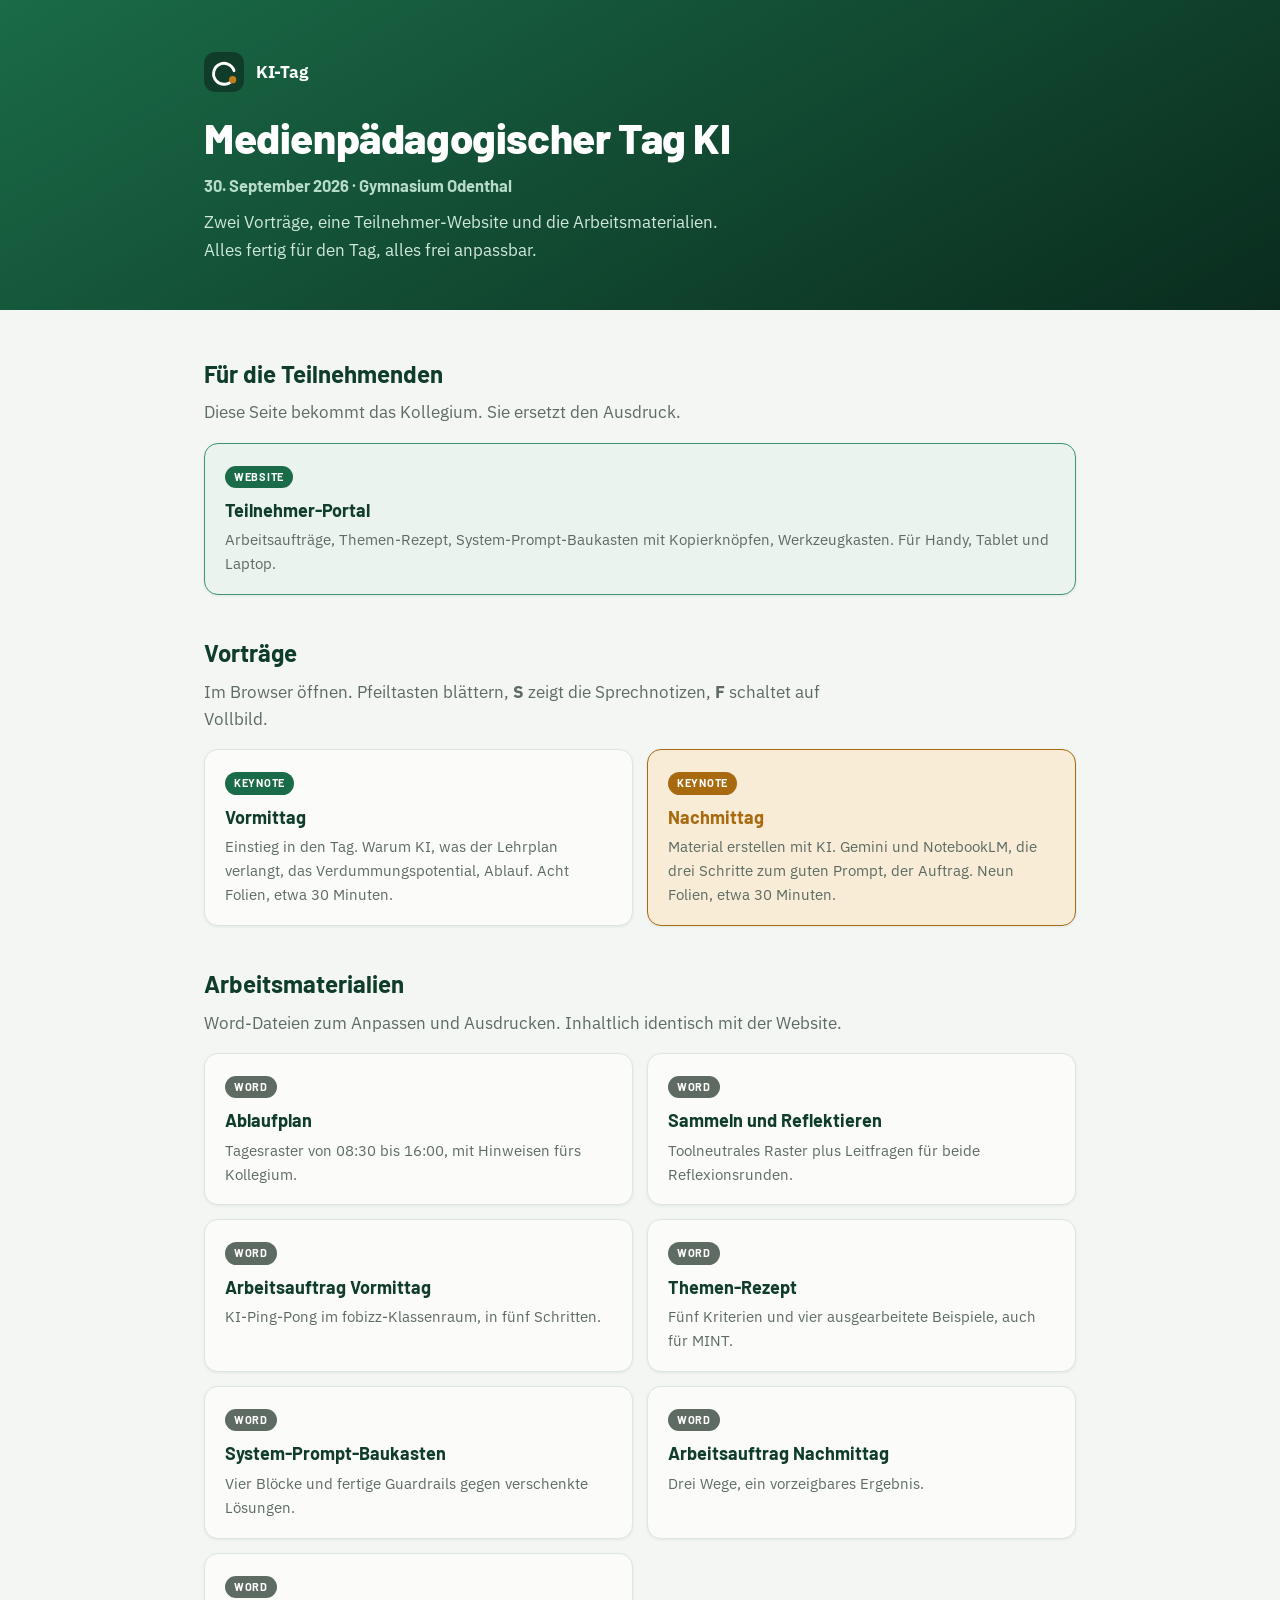
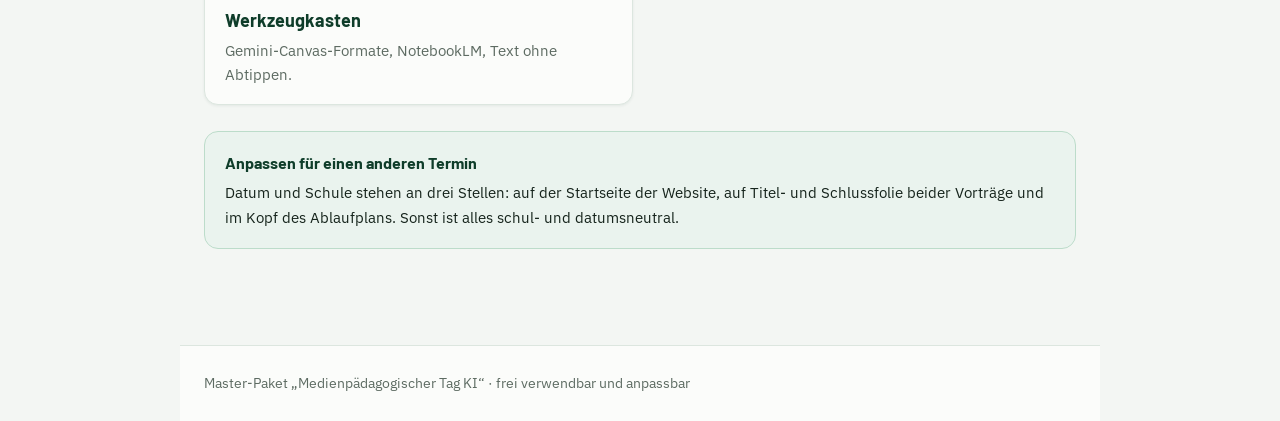
<file: index.html>
<!DOCTYPE html>
<html lang="de">
<head>
<meta charset="UTF-8">
<meta name="viewport" content="width=device-width, initial-scale=1">
<meta name="color-scheme" content="light dark">
<title>Master-Paket · Medienpädagogischer Tag KI</title>
<link rel="icon" href="website/art/mark.svg">
<link rel="preconnect" href="https://fonts.googleapis.com">
<link rel="preconnect" href="https://fonts.gstatic.com" crossorigin>
<link href="https://fonts.googleapis.com/css2?family=Barlow:wght@600;700;800&family=IBM+Plex+Sans:wght@400;500;600&display=swap" rel="stylesheet">
<style>
:root{
  --g900:#0f3d2a;--g700:#1a6b47;--g500:#3d9670;--g200:#bcdcca;--g50:#eaf3ee;
  --amb:#a8690f;--amb-bg:#f8ecd7;--ink:#16241c;--mut:#5d6b62;--line:#dce6df;
  --bg:#f3f6f3;--card:#fbfcfa;
  --disp:"Barlow","Segoe UI Semibold",system-ui,sans-serif;
  --text:"IBM Plex Sans","Segoe UI",system-ui,sans-serif;
  --sh:0 1px 3px rgba(16,54,36,.07);
}
@media (prefers-color-scheme:dark){
  :root{--g900:#a8dcc0;--g700:#5fbc8d;--g500:#4aa87a;--g50:#17281f;
    --amb:#e0a94a;--amb-bg:#2c2216;--ink:#e8efe9;--mut:#9fb0a5;--line:#26372d;
    --g200:#2b4d3b;--bg:#0e1712;--card:#141f19;--sh:0 1px 3px rgba(0,0,0,.32)}
}
*{box-sizing:border-box;margin:0;padding:0}
/* Eigener Fokusring statt Browser-Orange. */
:focus-visible{outline:3px solid var(--g500);outline-offset:3px;border-radius:6px}
body{font-family:var(--text);background:var(--bg);color:var(--ink);line-height:1.65;font-size:16.5px}
.wrap{max-width:920px;margin-inline:auto;padding-inline:24px}
h1,h2,h3,.brand{font-family:var(--disp)}
header{background:linear-gradient(150deg,var(--g700),#0a2c1e);color:#fff;padding-block:52px 46px}
header h1{font-size:clamp(28px,4.6vw,42px);font-weight:800;line-height:1.1;margin:10px 0 12px;letter-spacing:-.4px}
header p{color:#cfe8db;max-width:52ch}
.wann{font-family:var(--disp);font-weight:700;color:#b6dcc7;margin:0 0 10px}
.brandrow{display:flex;align-items:center;gap:12px;margin-bottom:22px}
.brandrow img{width:40px;height:40px;border-radius:11px}
.brandrow b{font-size:17px}
main{padding-block:44px 70px}
h2{font-size:24px;color:var(--g900);margin:38px 0 6px;font-weight:700}
h2:first-child{margin-top:0}
.sub{color:var(--mut);margin-bottom:16px;max-width:64ch}
.grid{display:grid;gap:14px;grid-template-columns:1fr 1fr;margin-bottom:8px}
a.item{display:block;background:var(--card);border:1px solid var(--line);border-radius:14px;
  padding:18px 20px;text-decoration:none;color:inherit;box-shadow:var(--sh);
  transition:transform .16s,box-shadow .16s,border-color .16s}
a.item:hover{transform:translateY(-2px);border-color:var(--g500);
  box-shadow:0 3px 8px rgba(16,54,36,.10)}
a.item.big{grid-column:1/-1;background:var(--g50);border-color:var(--g500)}
a.item.amb{background:var(--amb-bg);border-color:var(--amb)}
.item h3{font-size:18px;color:var(--g900);font-weight:700;margin-bottom:3px}
.item.amb h3{color:var(--amb)}
.item p{font-size:14.5px;color:var(--mut)}
.item .type{display:inline-block;font-family:var(--disp);font-size:11px;font-weight:700;letter-spacing:.7px;
  text-transform:uppercase;color:#fff;background:var(--g700);padding:2px 9px;border-radius:999px;margin-bottom:8px}
.item.amb .type{background:var(--amb)}
.item .type.doc{background:var(--mut)}
/* Kein Seitenstreifen: voller Rahmen im Akzentton plus Flächenton. */
.note{background:var(--g50);border:1px solid var(--g200);
  border-radius:14px;padding:18px 20px;margin:26px 0}
.note h3{font-size:16px;color:var(--g900);margin-bottom:4px}
.note p{font-size:15px}
footer{border-top:1px solid var(--line);background:var(--card);padding-block:26px;color:var(--mut);font-size:14px}
@media (max-width:720px){.grid{grid-template-columns:1fr}}
</style>
</head>
<body>
<header>
  <div class="wrap">
    <div class="brandrow">
      <img src="website/art/mark.svg" alt="" fetchpriority="high">
      <b>KI-Tag</b>
    </div>
    <h1>Medienpädagogischer Tag KI</h1>
    <p class="wann">30. September 2026 · Gymnasium Odenthal</p>
    <p>Zwei Vorträge, eine Teilnehmer-Website und die Arbeitsmaterialien. Alles fertig für den Tag, alles frei anpassbar.</p>
  </div>
</header>

<main class="wrap">

<h2>Für die Teilnehmenden</h2>
<p class="sub">Diese Seite bekommt das Kollegium. Sie ersetzt den Ausdruck.</p>
<div class="grid">
  <a class="item big" href="website/index.html">
    <span class="type">Website</span>
    <h3>Teilnehmer-Portal</h3>
    <p>Arbeitsaufträge, Themen-Rezept, System-Prompt-Baukasten mit Kopierknöpfen, Werkzeugkasten. Für Handy, Tablet und Laptop.</p>
  </a>
</div>

<h2>Vorträge</h2>
<p class="sub">Im Browser öffnen. Pfeiltasten blättern, <b>S</b> zeigt die Sprechnotizen, <b>F</b> schaltet auf Vollbild.</p>
<div class="grid">
  <a class="item" href="1a_Keynote_Vormittag.html">
    <span class="type">Keynote</span>
    <h3>Vormittag</h3>
    <p>Einstieg in den Tag. Warum KI, was der Lehrplan verlangt, das Verdummungspotential, Ablauf. Acht Folien, etwa 30 Minuten.</p>
  </a>
  <a class="item amb" href="1b_Keynote_Nachmittag.html">
    <span class="type">Keynote</span>
    <h3>Nachmittag</h3>
    <p>Material erstellen mit KI. Gemini und NotebookLM, die drei Schritte zum guten Prompt, der Auftrag. Neun Folien, etwa 30 Minuten.</p>
  </a>
</div>

<h2>Arbeitsmaterialien</h2>
<p class="sub">Word-Dateien zum Anpassen und Ausdrucken. Inhaltlich identisch mit der Website.</p>
<div class="grid">
  <a class="item" href="2_Ablaufplan.docx"><span class="type doc">Word</span><h3>Ablaufplan</h3><p>Tagesraster von 08:30 bis 16:00, mit Hinweisen fürs Kollegium.</p></a>
  <a class="item" href="8_Sammel-und-Reflexions-Template.docx"><span class="type doc">Word</span><h3>Sammeln und Reflektieren</h3><p>Toolneutrales Raster plus Leitfragen für beide Reflexionsrunden.</p></a>
  <a class="item" href="3_Arbeitsauftrag_Vormittag.docx"><span class="type doc">Word</span><h3>Arbeitsauftrag Vormittag</h3><p>KI-Ping-Pong im fobizz-Klassenraum, in fünf Schritten.</p></a>
  <a class="item" href="4_Themen-Rezept_und_Beispiele.docx"><span class="type doc">Word</span><h3>Themen-Rezept</h3><p>Fünf Kriterien und vier ausgearbeitete Beispiele, auch für MINT.</p></a>
  <a class="item" href="5_System-Prompt-Baukasten.docx"><span class="type doc">Word</span><h3>System-Prompt-Baukasten</h3><p>Vier Blöcke und fertige Guardrails gegen verschenkte Lösungen.</p></a>
  <a class="item" href="6_Arbeitsauftrag_Nachmittag.docx"><span class="type doc">Word</span><h3>Arbeitsauftrag Nachmittag</h3><p>Drei Wege, ein vorzeigbares Ergebnis.</p></a>
  <a class="item" href="7_Werkzeugkasten_Nachmittag.docx"><span class="type doc">Word</span><h3>Werkzeugkasten</h3><p>Gemini-Canvas-Formate, NotebookLM, Text ohne Abtippen.</p></a>
</div>

<div class="note">
  <h3>Anpassen für einen anderen Termin</h3>
  <p>Datum und Schule stehen an drei Stellen: auf der Startseite der Website, auf Titel- und
  Schlussfolie beider Vorträge und im Kopf des Ablaufplans. Sonst ist alles schul- und datumsneutral.</p>
</div>

</main>

<footer class="wrap">
  Master-Paket „Medienpädagogischer Tag KI“ · frei verwendbar und anpassbar
</footer>
</body>
</html>
</file>
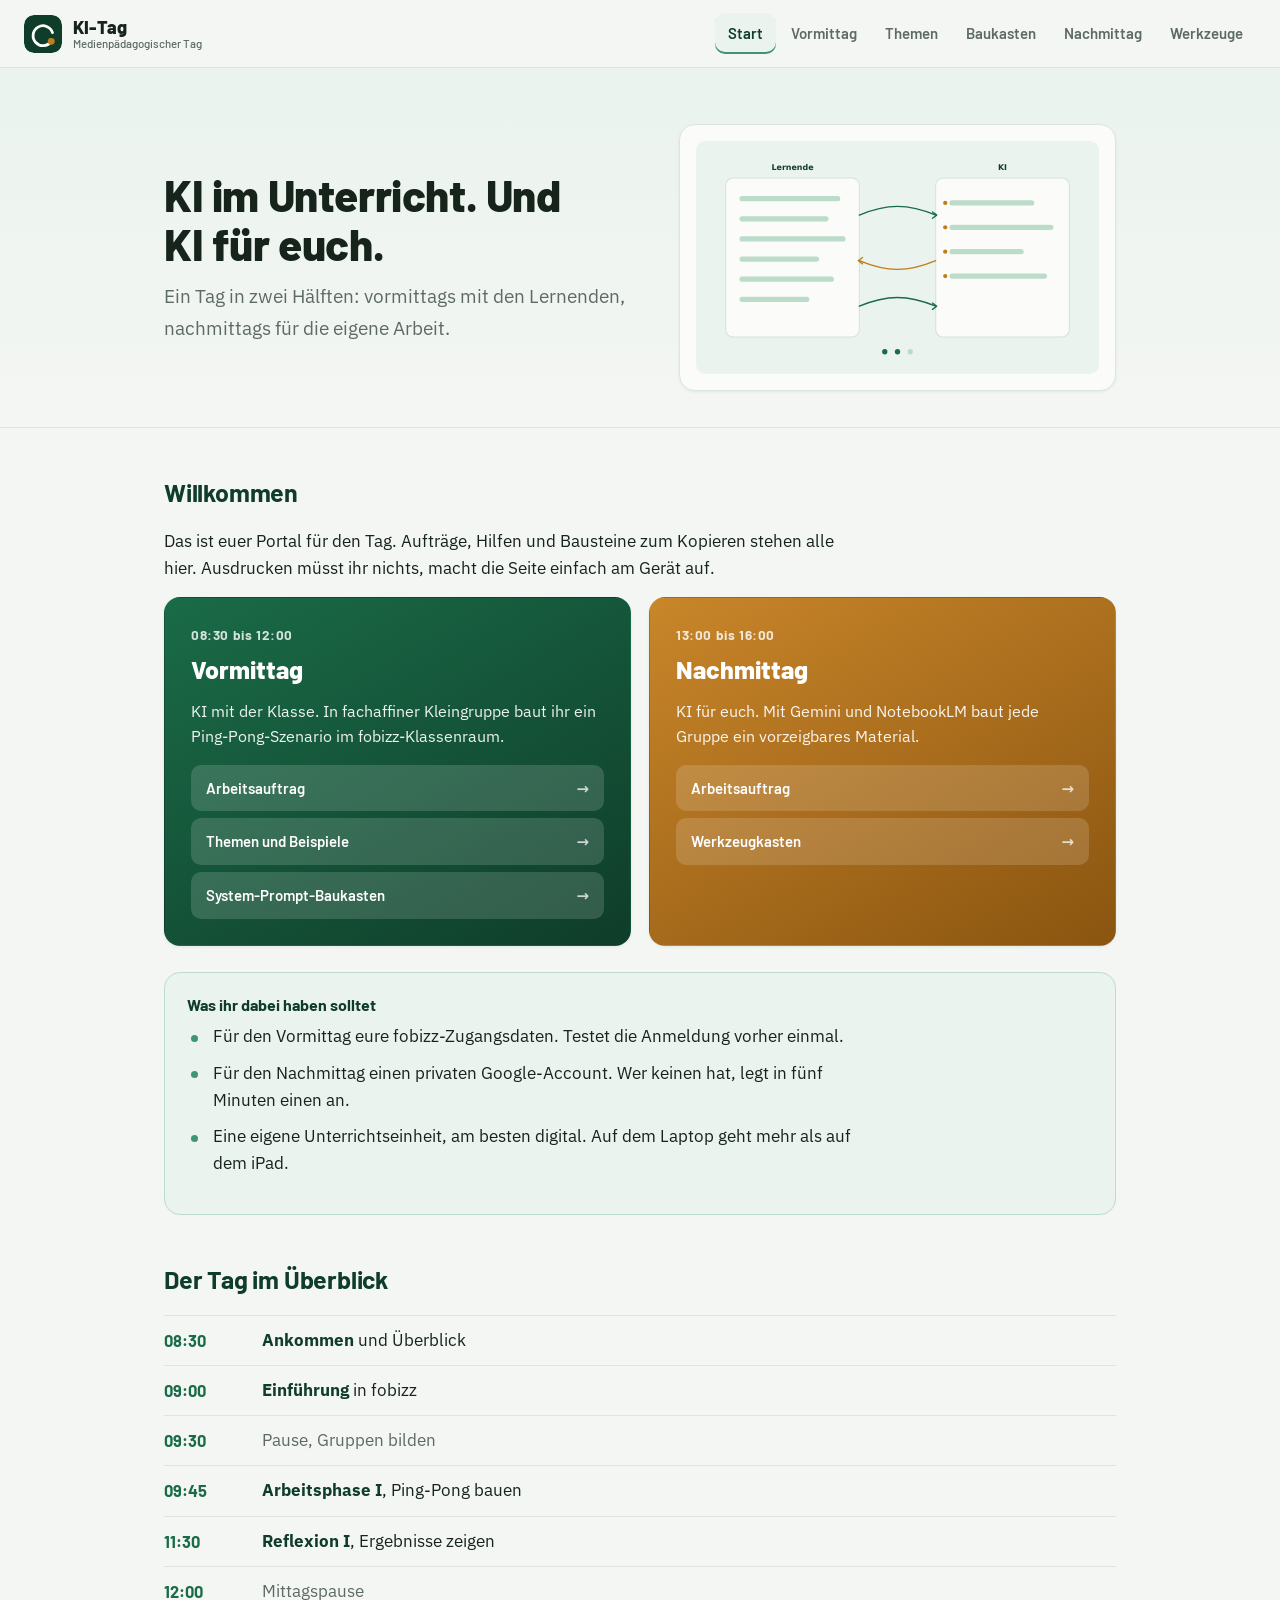
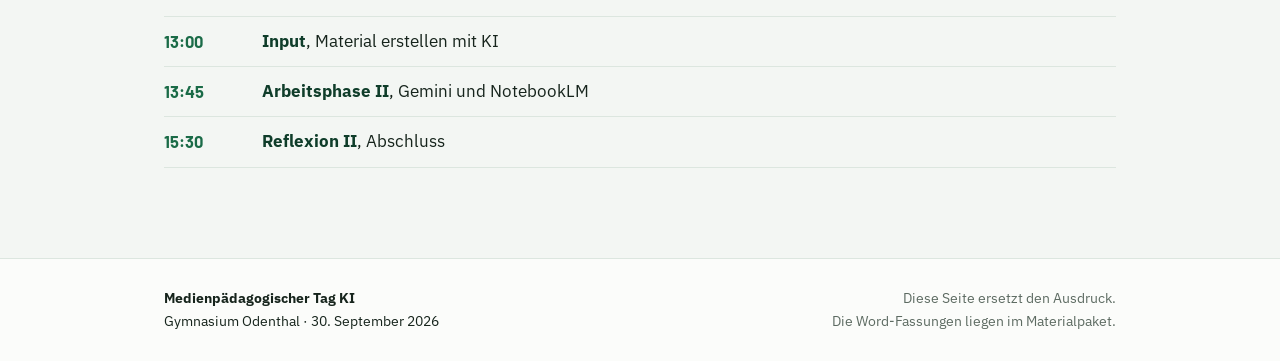
<file: website/index.html>
<!DOCTYPE html>
<html lang="de">
<head>
<meta charset="UTF-8">
<meta name="viewport" content="width=device-width, initial-scale=1">
<meta name="color-scheme" content="light dark">
<title>KI im Unterricht. Und KI für euch. · KI-Tag</title>
<link rel="icon" href="art/mark.svg">
<link rel="preconnect" href="https://fonts.googleapis.com">
<link rel="preconnect" href="https://fonts.gstatic.com" crossorigin>
<link href="https://fonts.googleapis.com/css2?family=Barlow:wght@500;600;700;800&family=IBM+Plex+Sans:wght@400;500;600&display=swap" rel="stylesheet">
<link rel="stylesheet" href="style.css?v=202608111400">
<script>document.documentElement.className+=" js";</script>
</head>
<body class="">
<a class="skip" href="#main">Zum Inhalt springen</a>
<header class="bar">
  <a class="brand" href="index.html">
    <img src="art/mark.svg" alt="" width="38" height="38">
    <span><b>KI-Tag</b><small>Medienpädagogischer Tag</small></span>
  </a>
  <button class="burger" type="button" aria-label="Menü öffnen" aria-expanded="false" data-burger>
    <span></span><span></span><span></span>
  </button>
  <nav class="nav" data-nav><a class="on" href="index.html">Start</a><a class="" href="vormittag-auftrag.html">Vormittag</a><a class="" href="vormittag-themen.html">Themen</a><a class="" href="vormittag-baukasten.html">Baukasten</a><a class="" href="nachmittag-auftrag.html">Nachmittag</a><a class="" href="nachmittag-werkzeugkasten.html">Werkzeuge</a></nav>
</header>

<main id="main">
  <section class="hero split">
    <div class="wrap hero-in">
      <div class="hero-txt">
        <h1>KI im Unterricht. Und KI für euch.</h1>
        <p class="lead">Ein Tag in zwei Hälften: vormittags mit den Lernenden, nachmittags für die eigene Arbeit.</p>
      </div>
      <div class="hero-art"><figure class="art" data-r><img src="art/hero-dialog.svg" alt="Lernende schreiben, die KI fragt zurück, in mehreren Runden" fetchpriority="high"></figure></div>
    </div>
  </section>
  <div class="wrap body">
<h2>Willkommen</h2>
<p>Das ist euer Portal für den Tag. Aufträge, Hilfen und Bausteine zum Kopieren stehen alle hier.
Ausdrucken müsst ihr nichts, macht die Seite einfach am Gerät auf.</p>

<div class="phases">
  <div class="ph a" data-r>
    <div class="when">08:30 bis 12:00</div>
    <h2>Vormittag</h2>
    <p>KI mit der Klasse. In fachaffiner Kleingruppe baut ihr ein Ping-Pong-Szenario im fobizz-Klassenraum.</p>
    <div class="lnks">
      <a href="vormittag-auftrag.html">Arbeitsauftrag <span>&rarr;</span></a>
      <a href="vormittag-themen.html">Themen und Beispiele <span>&rarr;</span></a>
      <a href="vormittag-baukasten.html">System-Prompt-Baukasten <span>&rarr;</span></a>
    </div>
  </div>
  <div class="ph b" data-r>
    <div class="when">13:00 bis 16:00</div>
    <h2>Nachmittag</h2>
    <p>KI für euch. Mit Gemini und NotebookLM baut jede Gruppe ein vorzeigbares Material.</p>
    <div class="lnks">
      <a href="nachmittag-auftrag.html">Arbeitsauftrag <span>&rarr;</span></a>
      <a href="nachmittag-werkzeugkasten.html">Werkzeugkasten <span>&rarr;</span></a>
    </div>
  </div>
</div>

<aside class="note ok" data-r><p class="nt">Was ihr dabei haben solltet</p><ul class="ul"><li>Für den Vormittag eure fobizz-Zugangsdaten. Testet die Anmeldung vorher einmal.</li><li>Für den Nachmittag einen privaten Google-Account. Wer keinen hat, legt in fünf Minuten einen an.</li><li>Eine eigene Unterrichtseinheit, am besten digital. Auf dem Laptop geht mehr als auf dem iPad.</li></ul></aside>

<h2>Der Tag im Überblick</h2>
<div class="tl" data-r><div class=""><span class="t">08:30</span><span class="w"><b>Ankommen</b> und Überblick</span></div><div class=""><span class="t">09:00</span><span class="w"><b>Einführung</b> in fobizz</span></div><div class="brk"><span class="t">09:30</span><span class="w">Pause, Gruppen bilden</span></div><div class=""><span class="t">09:45</span><span class="w"><b>Arbeitsphase I</b>, Ping-Pong bauen</span></div><div class=""><span class="t">11:30</span><span class="w"><b>Reflexion I</b>, Ergebnisse zeigen</span></div><div class="brk"><span class="t">12:00</span><span class="w">Mittagspause</span></div><div class=""><span class="t">13:00</span><span class="w"><b>Input</b>, Material erstellen mit KI</span></div><div class=""><span class="t">13:45</span><span class="w"><b>Arbeitsphase II</b>, Gemini und NotebookLM</span></div><div class=""><span class="t">15:30</span><span class="w"><b>Reflexion II</b>, Abschluss</span></div></div>
  </div>
</main>

<footer>
  <div class="wrap foot">
    <p><b>Medienpädagogischer Tag KI</b><br>Gymnasium Odenthal · 30. September 2026</p>
    <p class="mut">Diese Seite ersetzt den Ausdruck.<br>Die Word-Fassungen liegen im Materialpaket.</p>
  </div>
</footer>
<script src="app.js?v=202608111400"></script>
</body>
</html>
</file>
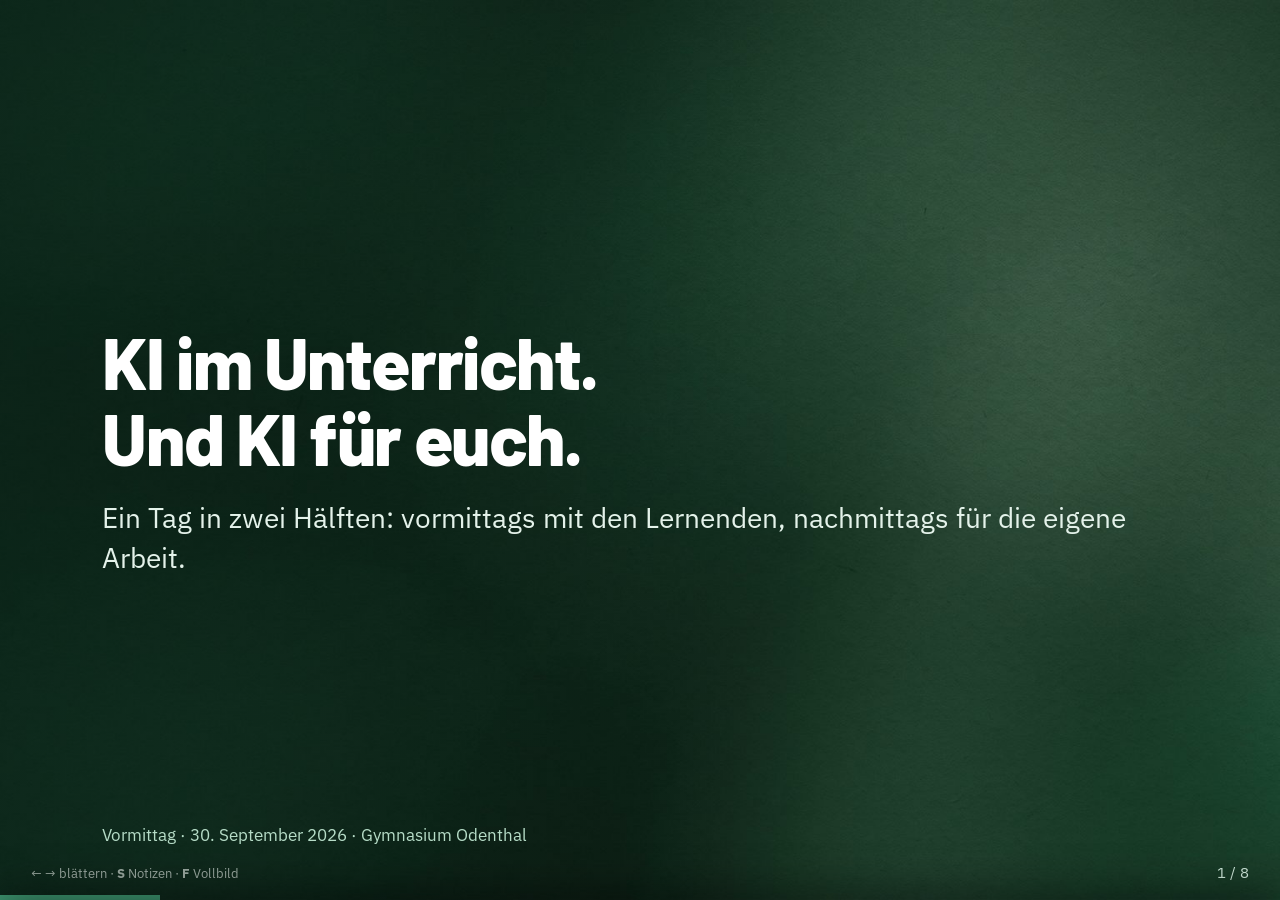
<file: 1a_Keynote_Vormittag.html>
<!DOCTYPE html>
<html lang="de">
<head>
<meta charset="UTF-8">
<meta name="viewport" content="width=device-width, initial-scale=1">
<title>Keynote Vormittag · Medienpädagogischer Tag KI</title>
<link rel="preconnect" href="https://fonts.googleapis.com">
<link rel="preconnect" href="https://fonts.gstatic.com" crossorigin>
<link href="https://fonts.googleapis.com/css2?family=Barlow:wght@600;700;800&family=IBM+Plex+Sans:wght@400;500;600&display=swap" rel="stylesheet">
<style>
:root{
  --g900:#0f3d2a; --g700:#1a6b47; --g500:#3d9670; --g200:#bcdcca; --g50:#eaf3ee;
  --amb:#a8690f; --amb-bg:#f8ecd7;
  --ink:#16241c; --mut:#5d6b62; --line:#dce6df; --paper:#fbfcfa;
  --disp:"Barlow","Segoe UI Semibold",system-ui,sans-serif;
  --text:"IBM Plex Sans","Segoe UI",system-ui,sans-serif;
}
*{box-sizing:border-box;margin:0;padding:0}
:focus-visible{outline:3px solid var(--g500);outline-offset:3px;border-radius:4px}
html,body{height:100%}
body{font-family:var(--text);background:#0b1410;color:var(--ink);overflow:hidden}
#stage{position:fixed;inset:0}
.s{position:absolute;inset:0;display:none;flex-direction:column;justify-content:center;
  padding:7vh 8vw;background:var(--paper);opacity:0;transition:opacity .3s}
.s.on{display:flex;opacity:1}
.s h1{font-family:var(--disp);font-size:5vw;line-height:1.06;color:var(--g900);font-weight:800;letter-spacing:-.02em}
.s h2{font-family:var(--disp);font-size:3.5vw;line-height:1.1;color:var(--g900);font-weight:800;margin-bottom:2.4vh}
.s p,.s li{font-size:2vw;line-height:1.5;color:#22302a}
.s ul{margin-left:1.1em;margin-top:1vh}
.s li{margin-bottom:1.3vh}
.lead{font-size:2.5vw !important;color:var(--mut);max-width:74%}
/* Muss .s p schlagen (0-1-1), sonst bleibt die Betonung in Fliesstextfarbe. */
.s .big{font-size:2.7vw;font-weight:700;color:var(--g900);font-family:var(--disp)}
.s .amb{color:var(--amb)}
.g2{display:grid;grid-template-columns:1fr 1fr;gap:2.6vw;margin-top:1vh}
.card{background:var(--g50);border-radius:14px;padding:3vh 2.4vw}
.card.a{background:var(--amb-bg)}
.card h3{font-family:var(--disp);font-size:1.85vw;color:var(--g900);margin-bottom:1.2vh}
.card p{font-size:1.45vw;line-height:1.42}
.quote{border-left:.6vw solid var(--g500);background:var(--g50);padding:4vh 3.4vw;
  font-size:2.4vw;line-height:1.42;font-style:italic;color:var(--g900);border-radius:0 14px 14px 0;max-width:84%}
.src{font-size:1.3vw;color:var(--mut);margin-top:1.8vh;font-style:normal}
/* Muss .s.on schlagen, sonst gewinnt dort display:flex und die Spalten fallen weg. */
.s.on.split{display:grid;grid-template-columns:1.02fr .98fr;gap:3vw;align-items:center;align-content:center}
.kart{background:#fff;border:1px solid var(--line);border-radius:14px;padding:1.6vh 1.4vw}
.kart svg{width:100%;height:auto;display:block}
.center{align-items:center;text-align:center}
.center .kart{width:min(78%,900px)}
.center .lead{max-width:80%}
.title{background:linear-gradient(90deg,rgba(10,44,30,.42),rgba(10,44,30,0) 62%),url([data-uri]) center/cover no-repeat;background-color:#0c3222}
.title h1{color:#fff;font-size:5.6vw}
.title .sub{font-size:2.2vw;color:#e4f2ea;margin-top:2.6vh;line-height:1.4}
.title .foot{position:absolute;bottom:6vh;left:8vw;font-size:1.35vw;color:#b6dcc7}
.lnk{display:inline-block;margin-top:2.4vh;font-size:1.7vw;color:var(--g700);text-decoration:none;
  border-bottom:2px solid var(--g500);padding-bottom:2px}
#bar{position:fixed;bottom:0;left:0;right:0;height:.55vh;background:var(--g500);z-index:9;
  transform:scaleX(0);transform-origin:left;transition:transform .3s cubic-bezier(.22,1,.36,1)}
@media (prefers-reduced-motion: reduce){#bar{transition:none}}
#num{position:fixed;bottom:2vh;right:2.4vw;font-size:1.2vw;color:var(--mut);z-index:9;font-variant-numeric:tabular-nums}
#hint{position:fixed;bottom:2vh;left:2.4vw;font-size:1.05vw;color:#9aa8a0;z-index:9}
#notes{position:fixed;left:0;right:0;bottom:0;max-height:44vh;overflow:auto;background:#0f3d2a;color:#e8f4ec;
  padding:3vh 4vw 4vh;z-index:20;transform:translateY(101%);transition:transform .28s;box-shadow:0 -10px 40px rgba(0,0,0,.4)}
#notes.on{transform:translateY(0)}
#notes h4{font-family:var(--disp);color:#9ed9bb;font-size:1.3vw;letter-spacing:.18em;text-transform:uppercase;margin-bottom:1.4vh}
#notes .t{font-size:1.6vw;line-height:1.55}
#notes .t b{color:#fff}

/* Ruhiger Aufbau: Ueberschrift zuerst, dann der Rest. Ein Moment je Folie,
   kein Effektgewitter. Exponentielles Ausklingen, kein Federn. */
/* Nur wenn JS laeuft. Ohne JS bleibt alles sichtbar, statt auf Deckkraft 0 zu haengen.
   html.noanim schaltet ab, falls die Uhr steht (versteckter Tab, gedrosselter Renderer). */
@media (prefers-reduced-motion: no-preference){
  html.js:not(.noanim) .s.on > *{animation:auf .52s cubic-bezier(.16,1,.3,1) backwards}
  html.js:not(.noanim) .s.on > *:nth-child(1){animation-delay:.04s}
  html.js:not(.noanim) .s.on > *:nth-child(2){animation-delay:.13s}
  html.js:not(.noanim) .s.on > *:nth-child(3){animation-delay:.22s}
  html.js:not(.noanim) .s.on > *:nth-child(4){animation-delay:.31s}
  /* Der Kreislauf baut sich Station fuer Station auf, waehrend erklaert wird. */
  html.js:not(.noanim) .s.on .ppst{animation:auf .42s cubic-bezier(.16,1,.3,1) backwards}
  html.js:not(.noanim) .s.on .ppst:nth-of-type(1){animation-delay:.42s}
  html.js:not(.noanim) .s.on .ppst:nth-of-type(2){animation-delay:.60s}
  html.js:not(.noanim) .s.on .ppst:nth-of-type(3){animation-delay:.78s}
  html.js:not(.noanim) .s.on .ppst:nth-of-type(4){animation-delay:.96s}
}
@keyframes auf{from{opacity:0;transform:translateY(14px)}to{opacity:1;transform:none}}
@media (max-width:900px){
  .s h1{font-size:32px}.s h2{font-size:24px}.s p,.s li{font-size:15px}
  .lead{font-size:17px !important;max-width:100%}.big{font-size:19px}
  #num,#hint{font-size:11px}.card h3{font-size:16px}.card p{font-size:13px}
  .quote{font-size:17px;max-width:100%}.s.on.split,.g2{grid-template-columns:1fr}
  #notes h4{font-size:11px}#notes .t{font-size:14px}.title h1{font-size:34px}.title .sub{font-size:16px}
}
</style>
<script>document.documentElement.className+=" js";</script>
</head>
<body>
<div id="stage">
<section class="s title" data-notes="Kurz ankommen lassen, dann loslegen. Nicht entschuldigen für das Thema. Ein Satz zum Rahmen genügt: <b>Heute geht es nicht um die große KI-Grundsatzdebatte, sondern um zwei konkrete Sachen: KI mit der Klasse, und KI für die eigene Vorbereitung.</b>"><h1>KI im Unterricht.<br>Und KI für euch.</h1><p class="sub">Ein Tag in zwei Hälften: vormittags mit den Lernenden, nachmittags für die eigene Arbeit.</p><div class="foot">Vormittag · 30. September 2026 · Gymnasium Odenthal</div></section>
<section class="s " data-notes="KI ist längst da, ob wir wollen oder nicht. Sie steckt in dem, was die Jugendlichen unterhält, in dem, was ihre Meinung formt, und zunehmend in dem, was sie als Lern- oder sogar Lebensbegleiter nutzen. Die dunkle Seite ruhig ansprechen: Chatbots als Ersatzbeziehung. Danach kommt der Arbeitsmarkt. <b>Pointe: Wenn das alles Teil ihrer Welt ist, ist es unser Auftrag, ihnen den kompetenten Umgang beizubringen. Nicht Kür, sondern Pflicht.</b>"><h2>KI ist längst in ihrer Welt</h2><div class="g2"><div class="card"><h3>Unterhaltung</h3><p>Die Feeds sind KI-kuratiert, oft auch KI-gemacht.</p></div><div class="card"><h3>Meinungsbildung</h3><p>Fake News und KI-Videos formen mit, was für wahr gehalten wird.</p></div><div class="card"><h3>Lern- und Lebensbegleiter</h3><p>Vom Hausaufgaben-Helfer bis zum Ersatz-Gesprächspartner. Auch mit Schattenseiten.</p></div><div class="card"><h3>Später: Arbeitswerkzeug</h3><p>In fast jedem Beruf, den unsere Lernenden ergreifen werden.</p></div></div><p class="big" style="margin-top:3vh">Ihnen den kompetenten Umgang beizubringen, ist Bildungsauftrag. Keine Kür.</p></section>
<section class="s " data-notes="Das ist die Legitimation, schwarz auf weiß. Vorlesen oder vorlesen lassen. <b>Betonen: verpflichtend, in allen Jahrgangsstufen, und die Leistungsbewertung muss beides abbilden</b>, also Bedienung UND kritischen Umgang. Dazusagen: Das ist der Vorschlag für Mathe SII, steht aber sinngemäß in allen Fächern und in der SI. Kommt also auf alle im Raum zu."><div class="quote">Die Nutzung von und Auseinandersetzung mit generativen KI-Systemen ist in angemessenem Umfang in allen Jahrgangsstufen <b>verpflichtend</b>. Neben die kompetente Bedienung der KI tritt ein <b>kritisch-reflektierter Umgang</b> mit Ergebnissen generativer KI. Die Leistungsbewertung muss beides berücksichtigen.<div class="src">Aus dem Vorschlag für den Kernlehrplan Mathematik SII (NRW), sinngemäß in allen Fächern und in der Sekundarstufe I</div></div></section>
<section class="s split" data-notes="Jetzt der Haken, der ehrlich macht. KI kann auch dumm machen, wenn sie das Denken abnimmt, wo sie es anregen sollte. Wer nur abtippt, was der Chatbot ausspuckt, lernt nichts. <b>Nicht das Schummeln ist das Problem, es ist die abgesparte Denkleistung.</b> Auf die Grafik zeigen: Beide Wege enden bei einem Ergebnis, nur bei einem ist etwas hängengeblieben. Video als Anker anspielen, zwei bis drei Minuten reichen. Danach die Wende: Genau deshalb bauen wir den Tag so, dass die KI zum Nachdenken zwingt."><div><h2>Das <span class="amb">Verdummungspotential</span></h2><p>Nimmt die KI das Denken ab, wo sie es anregen sollte, lernt niemand etwas.</p><p class="big" style="margin-top:1.8vh">Nicht das Schummeln ist das Problem. Es ist die abgesparte Denkleistung, und die sieht man keinem Text an.</p><a class="lnk" href="https://www.youtube.com/watch?v=3lPnN8omdPA" target="_blank" rel="noopener">Video-Anker: youtube.com/watch?v=3lPnN8omdPA</a></div><div class="kart"><svg xmlns="http://www.w3.org/2000/svg" viewBox="0 0 800 330" role="img" fill="none">
<rect x="0" y="0" width="800" height="330" rx="18" fill="#fbfcfa"/>
<rect x="34" y="126" width="120" height="72" rx="12" fill="#eaf3ee" stroke="#1a6b47" stroke-width="2"/>
<text x="94" y="168" font-family="'Barlow','Segoe UI',system-ui,sans-serif" font-size="15" font-weight="600" fill="#0f3d2a" text-anchor="middle">Aufgabe</text>
<path d="M162 148 C 300 148, 380 62, 520 62" stroke="#c07d1c" stroke-width="2.5" stroke-dasharray="7 6" fill="none" stroke-linecap="round"/>
<path d="M514 57 L521 62 L514 67" stroke="#c07d1c" stroke-width="2.5" stroke-linecap="round" stroke-linejoin="round"/>
<text x="340" y="44" font-family="'Barlow','Segoe UI',system-ui,sans-serif" font-size="14" font-weight="600" fill="#c07d1c" text-anchor="middle">KI liefert die Lösung</text>
<rect x="530" y="32" width="112" height="60" rx="10" fill="none" stroke="#8b9a91" stroke-width="2" stroke-dasharray="5 5"/>
<text x="586" y="68" font-family="'Barlow','Segoe UI',system-ui,sans-serif" font-size="15" font-weight="600" fill="#8b9a91" text-anchor="middle">Ergebnis</text>
<text x="700" y="68" font-family="'Barlow','Segoe UI',system-ui,sans-serif" font-size="14" font-weight="500" fill="#8b9a91" text-anchor="middle">nichts gelernt</text>
<path d="M162 176 C 250 176, 270 250, 330 250" stroke="#1a6b47" stroke-width="2.5" fill="none" stroke-linecap="round"/>
<circle cx="382" cy="250" r="34" fill="#eaf3ee" stroke="#1a6b47" stroke-width="2.5"/>
<circle cx="370" cy="250" r="4" fill="#1a6b47"/>
<circle cx="382" cy="250" r="4" fill="#1a6b47"/>
<circle cx="394" cy="250" r="4" fill="#1a6b47"/>
<text x="382" y="306" font-family="'Barlow','Segoe UI',system-ui,sans-serif" font-size="14" font-weight="600" fill="#0f3d2a" text-anchor="middle">nachdenken</text>
<path d="M418 250 C 470 250, 480 250, 520 250" stroke="#1a6b47" stroke-width="2.5" fill="none" stroke-linecap="round"/>
<path d="M514 245 L521 250 L514 255" stroke="#1a6b47" stroke-width="2.5" stroke-linecap="round" stroke-linejoin="round"/>
<text x="340" y="214" font-family="'Barlow','Segoe UI',system-ui,sans-serif" font-size="14" font-weight="600" fill="#1a6b47" text-anchor="middle">KI fragt nach</text>
<rect x="530" y="220" width="112" height="60" rx="10" fill="#eaf3ee" stroke="#1a6b47" stroke-width="2"/>
<text x="586" y="256" font-family="'Barlow','Segoe UI',system-ui,sans-serif" font-size="15" font-weight="600" fill="#0f3d2a" text-anchor="middle">Ergebnis</text>
<text x="706" y="256" font-family="'Barlow','Segoe UI',system-ui,sans-serif" font-size="14" font-weight="600" fill="#1a6b47" text-anchor="middle">und verstanden</text>
</svg></div></section>
<section class="s split" data-notes="Die Auflösung und der rote Faden für den ganzen Tag. KI soll begleiten, strukturieren, nachfragen, Feedback geben. Sie soll helfen, Struktur zu finden und zu halten. Was sie nicht soll: die Lösung liefern. <b>Merksatz, den ihr euch merken sollt: Die KI stellt die Fragen, denken sollen die Lernenden.</b> Auf die Grafik zeigen: genau dieses Hin und Her bauen wir heute Vormittag."><div><h2>KI, die zum Denken zwingt</h2><p class="lead" style="max-width:100%">Sie begleitet, strukturiert und gibt Feedback. Was sie nicht tut: die Lösung liefern.</p><p class="big" style="margin-top:2.4vh">Die KI stellt die Fragen.<br>Denken sollen die anderen.</p></div><div class="kart"><svg xmlns="http://www.w3.org/2000/svg" viewBox="0 0 760 440" role="img" fill="none">
<rect x="0" y="0" width="760" height="440" rx="18" fill="#eaf3ee"/>
<rect x="56" y="70" width="252" height="300" rx="14" fill="#fbfcfa" stroke="#d6e3da" stroke-width="2"/>
<text x="182" y="55" font-family="'Barlow','Segoe UI',system-ui,sans-serif" font-size="15" font-weight="600" fill="#0f3d2a" text-anchor="middle">Lernende</text>
<rect x="82" y="104" width="190" height="10" rx="5" fill="#bcdcca"/>
<rect x="82" y="142" width="168" height="10" rx="5" fill="#bcdcca"/>
<rect x="82" y="180" width="200" height="10" rx="5" fill="#bcdcca"/>
<rect x="82" y="218" width="150" height="10" rx="5" fill="#bcdcca"/>
<rect x="82" y="256" width="178" height="10" rx="5" fill="#bcdcca"/>
<rect x="82" y="294" width="132" height="10" rx="5" fill="#bcdcca"/>
<rect x="452" y="70" width="252" height="300" rx="14" fill="#fbfcfa" stroke="#d6e3da" stroke-width="2"/>
<text x="578" y="55" font-family="'Barlow','Segoe UI',system-ui,sans-serif" font-size="15" font-weight="600" fill="#0f3d2a" text-anchor="middle">KI</text>
<rect x="478" y="112" width="160" height="10" rx="5" fill="#bcdcca"/>
<rect x="478" y="158" width="196" height="10" rx="5" fill="#bcdcca"/>
<rect x="478" y="204" width="140" height="10" rx="5" fill="#bcdcca"/>
<rect x="478" y="250" width="184" height="10" rx="5" fill="#bcdcca"/>
<circle cx="470" cy="117" r="4" fill="#c07d1c"/>
<circle cx="470" cy="163" r="4" fill="#c07d1c"/>
<circle cx="470" cy="209" r="4" fill="#c07d1c"/>
<circle cx="470" cy="255" r="4" fill="#c07d1c"/>
<path d="M308 140 C 360 118, 400 118, 452 140" stroke="#1a6b47" stroke-width="2.5" stroke-linecap="round"/>
<path d="M452 226 C 400 248, 360 248, 308 226" stroke="#c07d1c" stroke-width="2.5" stroke-linecap="round"/>
<path d="M308 312 C 360 290, 400 290, 452 312" stroke="#1a6b47" stroke-width="2.5" stroke-linecap="round"/>
<path d="M446 134 L454 140 L446 146" stroke="#1a6b47" stroke-width="2.5" stroke-linecap="round" stroke-linejoin="round"/>
<path d="M314 220 L306 226 L314 232" stroke="#c07d1c" stroke-width="2.5" stroke-linecap="round" stroke-linejoin="round"/>
<path d="M446 306 L454 312 L446 318" stroke="#1a6b47" stroke-width="2.5" stroke-linecap="round" stroke-linejoin="round"/>
<circle cx="356" cy="398" r="5" fill="#1a6b47"/>
<circle cx="380" cy="398" r="5" fill="#1a6b47"/>
<circle cx="404" cy="398" r="5" fill="#bcdcca"/>
</svg></div></section>
<section class="s split" data-notes="Jetzt konkret. Vormittag: KI mit der Klasse. Aus Datenschutzgründen geht das gerade nur mit fobizz und telli, telli ist noch nicht fertig, also fobizz. Kurz erklären: anonymisierte Online-Klassenräume mit Chatbots, die ihr selbst einstellt. <b>Eure Aufgabe: in fachaffinen Kleingruppen ein KI-Element in eine Stunde einbauen und einmal durchspielen.</b> Der wichtige Hinweis, den ihr gleich im Auftrag lest: Der Bot kann nur Text, keine Fotos. Das prägt die Themenwahl."><div><h2>Vormittag: mit der Klasse arbeiten</h2><p>Datenschutzkonform geht aktuell nur <b>fobizz</b>. Im Kern: anonyme Online-Klassenräume mit eigenen Chatbots, die ihr selbst einstellt.</p><p style="margin-top:1.6vh">In fachaffiner Kleingruppe baut ihr ein Ping-Pong und spielt es einmal durch.</p><p class="big amb" style="margin-top:2.4vh;font-size:2vw">Der Bot liest nur Text. Keine Fotos, kein Scan.</p></div><div class="kart"><svg xmlns="http://www.w3.org/2000/svg" viewBox="0 0 820 300" role="img" fill="none">
<rect x="0" y="0" width="820" height="300" rx="18" fill="#fbfcfa"/>
<g class="ppst">
<rect x="28" y="82" width="168" height="88" rx="12" fill="#eaf3ee" stroke="#1a6b47" stroke-width="2"/>
<circle cx="112.0" cy="112" r="13" fill="#1a6b47"/>
<text x="112.0" y="117" font-family="'Barlow','Segoe UI',system-ui,sans-serif" font-size="14" font-weight="700" fill="#fbfcfa" text-anchor="middle">1</text>
<text x="112.0" y="150" font-family="'Barlow','Segoe UI',system-ui,sans-serif" font-size="15" font-weight="600" fill="#0f3d2a" text-anchor="middle">Schreiben</text>
</g>
<path d="M202 126 L218 126" stroke="#8b9a91" stroke-width="2" stroke-linecap="round"/>
<path d="M213 121 L219 126 L213 131" stroke="#8b9a91" stroke-width="2" stroke-linecap="round" stroke-linejoin="round"/>
<g class="ppst">
<rect x="228" y="82" width="168" height="88" rx="12" fill="#f8ecd7" stroke="#c07d1c" stroke-width="2"/>
<circle cx="312.0" cy="112" r="13" fill="#c07d1c"/>
<text x="312.0" y="117" font-family="'Barlow','Segoe UI',system-ui,sans-serif" font-size="14" font-weight="700" fill="#fbfcfa" text-anchor="middle">2</text>
<text x="312.0" y="150" font-family="'Barlow','Segoe UI',system-ui,sans-serif" font-size="15" font-weight="600" fill="#0f3d2a" text-anchor="middle">Feedback</text>
</g>
<path d="M402 126 L418 126" stroke="#8b9a91" stroke-width="2" stroke-linecap="round"/>
<path d="M413 121 L419 126 L413 131" stroke="#8b9a91" stroke-width="2" stroke-linecap="round" stroke-linejoin="round"/>
<g class="ppst">
<rect x="428" y="82" width="168" height="88" rx="12" fill="#eaf3ee" stroke="#1a6b47" stroke-width="2"/>
<circle cx="512.0" cy="112" r="13" fill="#1a6b47"/>
<text x="512.0" y="117" font-family="'Barlow','Segoe UI',system-ui,sans-serif" font-size="14" font-weight="700" fill="#fbfcfa" text-anchor="middle">3</text>
<text x="512.0" y="150" font-family="'Barlow','Segoe UI',system-ui,sans-serif" font-size="15" font-weight="600" fill="#0f3d2a" text-anchor="middle">Prüfen</text>
</g>
<path d="M602 126 L618 126" stroke="#8b9a91" stroke-width="2" stroke-linecap="round"/>
<path d="M613 121 L619 126 L613 131" stroke="#8b9a91" stroke-width="2" stroke-linecap="round" stroke-linejoin="round"/>
<g class="ppst">
<rect x="628" y="82" width="168" height="88" rx="12" fill="#eaf3ee" stroke="#1a6b47" stroke-width="2"/>
<circle cx="712.0" cy="112" r="13" fill="#1a6b47"/>
<text x="712.0" y="117" font-family="'Barlow','Segoe UI',system-ui,sans-serif" font-size="14" font-weight="700" fill="#fbfcfa" text-anchor="middle">4</text>
<text x="712.0" y="150" font-family="'Barlow','Segoe UI',system-ui,sans-serif" font-size="15" font-weight="600" fill="#0f3d2a" text-anchor="middle">Überarbeiten</text>
</g>
<path d="M712 170 L712 218 Q712 232 698 232 L126 232 Q112 232 112 218 L112 178" stroke="#3d9670" stroke-width="2" stroke-dasharray="6 6" stroke-linecap="round"/>
<path d="M107 184 L112 176 L117 184" stroke="#3d9670" stroke-width="2" stroke-linecap="round" stroke-linejoin="round"/>
<text x="410.0" y="264" font-family="'Barlow','Segoe UI',system-ui,sans-serif" font-size="14" font-weight="500" fill="#8b9a91" text-anchor="middle">mehrere Runden, bis die Qualität stimmt</text>
</svg></div></section>
<section class="s split" data-notes="Nachmittag, der Teil, der Spaß macht. Jetzt arbeitet die KI FÜR euch, auf euren privaten Google-Accounts mit Gemini und NotebookLM. Keine Schülerdaten, also kein Datenschutzproblem, und die Werkzeuge können alles. Drei Richtungen: Arbeitsblätter, gern interaktiv. Erwartungshorizonte im Canvas. Material umbauen mit NotebookLM. <b>Ziel: jede Gruppe geht mit einem vorzeigbaren Ergebnis raus.</b> Details kommen im Vortrag nach der Mittagspause."><div><h2>Nachmittag: die KI arbeitet für euch</h2><p>Auf euren <b>privaten Google-Accounts</b>, mit Gemini und NotebookLM. Keine Schülerdaten, also volle Werkzeuge.</p><p style="margin-top:1.6vh">Arbeitsblätter, Erwartungshorizonte, Material umbauen. Sucht euch einen Weg aus.</p><p class="big" style="margin-top:2.4vh">Am Ende steht bei jeder Gruppe ein vorzeigbares Ergebnis.</p></div><div class="kart"><svg xmlns="http://www.w3.org/2000/svg" viewBox="0 0 760 300" role="img" fill="none">
<rect x="0" y="0" width="760" height="300" rx="18" fill="#fbfcfa"/>
<circle cx="86" cy="150" r="30" fill="#eaf3ee" stroke="#1a6b47" stroke-width="2"/>
<rect x="72" y="140" width="26" height="5" rx="2.5" fill="#3d9670"/>
<rect x="72" y="149" width="20" height="5" rx="2.5" fill="#3d9670"/>
<rect x="72" y="158" width="30" height="5" rx="2.5" fill="#3d9670"/>
<text x="86" y="214" font-family="'Barlow','Segoe UI',system-ui,sans-serif" font-size="14" font-weight="600" fill="#8b9a91" text-anchor="middle">euer Material</text>
<path d="M124 150 C 240 150, 300 66, 430 66" stroke="#3d9670" stroke-width="2.5" stroke-linecap="round" fill="none"/>
<rect x="440" y="40" width="52" height="52" rx="12" fill="#eaf3ee" stroke="#1a6b47" stroke-width="2"/>
<text x="466" y="72" font-family="'Barlow','Segoe UI',system-ui,sans-serif" font-size="18" font-weight="700" fill="#1a6b47" text-anchor="middle">A</text>
<text x="506" y="72" font-family="'Barlow','Segoe UI',system-ui,sans-serif" font-size="15" font-weight="600" fill="#0f3d2a" text-anchor="start">Arbeitsblatt</text>
<path d="M124 150 C 240 150, 300 150, 430 150" stroke="#c07d1c" stroke-width="2.5" stroke-linecap="round" fill="none"/>
<rect x="440" y="124" width="52" height="52" rx="12" fill="#f8ecd7" stroke="#c07d1c" stroke-width="2"/>
<text x="466" y="156" font-family="'Barlow','Segoe UI',system-ui,sans-serif" font-size="18" font-weight="700" fill="#c07d1c" text-anchor="middle">B</text>
<text x="506" y="156" font-family="'Barlow','Segoe UI',system-ui,sans-serif" font-size="15" font-weight="600" fill="#0f3d2a" text-anchor="start">Erwartungshorizont</text>
<path d="M124 150 C 240 150, 300 234, 430 234" stroke="#3d9670" stroke-width="2.5" stroke-linecap="round" fill="none"/>
<rect x="440" y="208" width="52" height="52" rx="12" fill="#eaf3ee" stroke="#1a6b47" stroke-width="2"/>
<text x="466" y="240" font-family="'Barlow','Segoe UI',system-ui,sans-serif" font-size="18" font-weight="700" fill="#1a6b47" text-anchor="middle">C</text>
<text x="506" y="240" font-family="'Barlow','Segoe UI',system-ui,sans-serif" font-size="15" font-weight="600" fill="#0f3d2a" text-anchor="start">Quellen-Umbau</text>
<text x="380.0" y="284" font-family="'Barlow','Segoe UI',system-ui,sans-serif" font-size="14" font-weight="500" fill="#8b9a91" text-anchor="middle">Eine Sache bis zum Ende bringen</text>
</svg></div></section>
<section class="s center" data-notes="Abschluss und Übergabe. Kurz die Orga: fachaffine Kleingruppen von zwei bis vier, die Medienberatung rotiert durch die Räume, bei Problemen einfach fragen. Nach jeder Phase kurz sammeln und reflektieren. <b>Letzter Satz mit Energie: Wir probieren heute viel aus, es darf auch etwas schiefgehen, genau dafür ist der Tag da.</b> Team vorstellen, dann Bühne frei für die fobizz-Einführung."><h2 style="font-size:3.8vw">Ausprobieren ist der Sinn des Tages</h2><p class="lead">Fachaffine Kleingruppen, die Medienberatung kommt bei euch vorbei, nach jeder Phase sammeln wir kurz. Und wenn etwas schiefgeht: genau dafür ist heute Zeit.</p><p class="big" style="margin-top:3vh">Weiter mit der Einführung in fobizz.</p></section>
</div>
<div id="bar"></div><div id="num">1</div>
<div id="hint">&larr; &rarr; blättern · <b>S</b> Notizen · <b>F</b> Vollbild</div>
<div id="notes"><h4>Sprechnotiz</h4><div class="t" id="ntext"></div></div>
<script>
var S=[].slice.call(document.querySelectorAll('.s')),i=0,
    N=document.getElementById('num'),B=document.getElementById('bar'),
    NO=document.getElementById('notes'),NT=document.getElementById('ntext');
function draw(){
  S.forEach(function(s,k){s.classList.toggle('on',k===i);});
  N.textContent=(i+1)+' / '+S.length;
  B.style.transform='scaleX('+((i+1)/S.length)+')';
  NT.innerHTML=S[i].dataset.notes||'<em>Keine Notiz.</em>';
  N.style.color=S[i].classList.contains('title')?'#cfe8db':'';
  waechter();
}
function go(n){i=Math.max(0,Math.min(S.length-1,n));draw();}
// Steht die Animationsuhr (versteckter Tab, gedrosselter Renderer), waere die Folie
// leer. Dann lieber ohne Aufbau anzeigen.
var wt;
function waechter(){
  clearTimeout(wt);
  if(document.documentElement.classList.contains('noanim'))return;
  wt=setTimeout(function(){
    var k=S[i].children[0];
    if(k&&parseFloat(getComputedStyle(k).opacity)===0)
      document.documentElement.classList.add('noanim');
  },1200);
}
document.addEventListener('visibilitychange',function(){ if(!document.hidden) waechter(); });
document.addEventListener('keydown',function(e){
  if(['ArrowRight','ArrowDown',' ','PageDown'].indexOf(e.key)>-1){e.preventDefault();go(i+1);}
  else if(['ArrowLeft','ArrowUp','PageUp'].indexOf(e.key)>-1){e.preventDefault();go(i-1);}
  else if(e.key==='Home')go(0); else if(e.key==='End')go(S.length-1);
  else if(e.key==='s'||e.key==='S')NO.classList.toggle('on');
  else if(e.key==='f'||e.key==='F'){
    if(!document.fullscreenElement){if(document.documentElement.requestFullscreen)document.documentElement.requestFullscreen();}
    else if(document.exitFullscreen)document.exitFullscreen();
  }
});
document.getElementById('stage').addEventListener('click',function(e){
  if(e.target.tagName==='A')return; go(i+1);
});
draw();
</script>
</body>
</html>
</file>
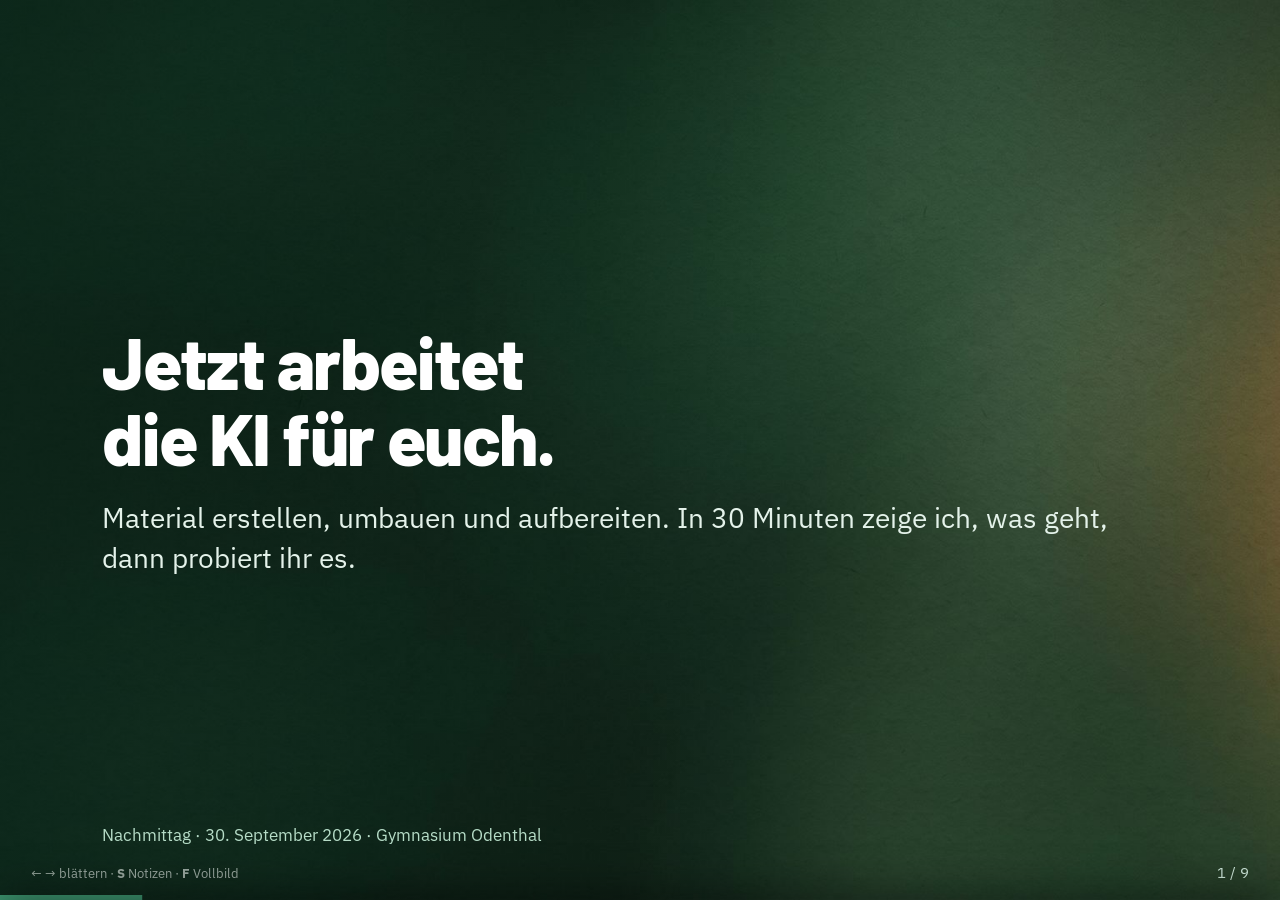
<file: 1b_Keynote_Nachmittag.html>
<!DOCTYPE html>
<html lang="de">
<head>
<meta charset="UTF-8">
<meta name="viewport" content="width=device-width, initial-scale=1">
<title>Keynote Nachmittag · Medienpädagogischer Tag KI</title>
<link rel="preconnect" href="https://fonts.googleapis.com">
<link rel="preconnect" href="https://fonts.gstatic.com" crossorigin>
<link href="https://fonts.googleapis.com/css2?family=Barlow:wght@600;700;800&family=IBM+Plex+Sans:wght@400;500;600&display=swap" rel="stylesheet">
<style>
:root{
  --g900:#0f3d2a; --g700:#1a6b47; --g500:#3d9670; --g200:#bcdcca; --g50:#eaf3ee;
  --amb:#a8690f; --amb-bg:#f8ecd7;
  --ink:#16241c; --mut:#5d6b62; --line:#dce6df; --paper:#fbfcfa;
  --disp:"Barlow","Segoe UI Semibold",system-ui,sans-serif;
  --text:"IBM Plex Sans","Segoe UI",system-ui,sans-serif;
}
*{box-sizing:border-box;margin:0;padding:0}
:focus-visible{outline:3px solid var(--g500);outline-offset:3px;border-radius:4px}
html,body{height:100%}
body{font-family:var(--text);background:#0b1410;color:var(--ink);overflow:hidden}
#stage{position:fixed;inset:0}
.s{position:absolute;inset:0;display:none;flex-direction:column;justify-content:center;
  padding:7vh 8vw;background:var(--paper);opacity:0;transition:opacity .3s}
.s.on{display:flex;opacity:1}
.s h1{font-family:var(--disp);font-size:5vw;line-height:1.06;color:var(--g900);font-weight:800;letter-spacing:-.02em}
.s h2{font-family:var(--disp);font-size:3.5vw;line-height:1.1;color:var(--g900);font-weight:800;margin-bottom:2.4vh}
.s p,.s li{font-size:2vw;line-height:1.5;color:#22302a}
.s ul{margin-left:1.1em;margin-top:1vh}
.s li{margin-bottom:1.3vh}
.lead{font-size:2.5vw !important;color:var(--mut);max-width:74%}
/* Muss .s p schlagen (0-1-1), sonst bleibt die Betonung in Fliesstextfarbe. */
.s .big{font-size:2.7vw;font-weight:700;color:var(--g900);font-family:var(--disp)}
.s .amb{color:var(--amb)}
.g2{display:grid;grid-template-columns:1fr 1fr;gap:2.6vw;margin-top:1vh}
.card{background:var(--g50);border-radius:14px;padding:3vh 2.4vw}
.card.a{background:var(--amb-bg)}
.card h3{font-family:var(--disp);font-size:1.85vw;color:var(--g900);margin-bottom:1.2vh}
.card p{font-size:1.45vw;line-height:1.42}
.quote{border-left:.6vw solid var(--g500);background:var(--g50);padding:4vh 3.4vw;
  font-size:2.4vw;line-height:1.42;font-style:italic;color:var(--g900);border-radius:0 14px 14px 0;max-width:84%}
.src{font-size:1.3vw;color:var(--mut);margin-top:1.8vh;font-style:normal}
/* Muss .s.on schlagen, sonst gewinnt dort display:flex und die Spalten fallen weg. */
.s.on.split{display:grid;grid-template-columns:1.02fr .98fr;gap:3vw;align-items:center;align-content:center}
.kart{background:#fff;border:1px solid var(--line);border-radius:14px;padding:1.6vh 1.4vw}
.kart svg{width:100%;height:auto;display:block}
.center{align-items:center;text-align:center}
.center .kart{width:min(78%,900px)}
.center .lead{max-width:80%}
.title{background:linear-gradient(90deg,rgba(10,44,30,.42),rgba(10,44,30,0) 62%),url([data-uri]) center/cover no-repeat;background-color:#0c3222}
.title h1{color:#fff;font-size:5.6vw}
.title .sub{font-size:2.2vw;color:#e4f2ea;margin-top:2.6vh;line-height:1.4}
.title .foot{position:absolute;bottom:6vh;left:8vw;font-size:1.35vw;color:#b6dcc7}
.lnk{display:inline-block;margin-top:2.4vh;font-size:1.7vw;color:var(--g700);text-decoration:none;
  border-bottom:2px solid var(--g500);padding-bottom:2px}
#bar{position:fixed;bottom:0;left:0;right:0;height:.55vh;background:var(--g500);z-index:9;
  transform:scaleX(0);transform-origin:left;transition:transform .3s cubic-bezier(.22,1,.36,1)}
@media (prefers-reduced-motion: reduce){#bar{transition:none}}
#num{position:fixed;bottom:2vh;right:2.4vw;font-size:1.2vw;color:var(--mut);z-index:9;font-variant-numeric:tabular-nums}
#hint{position:fixed;bottom:2vh;left:2.4vw;font-size:1.05vw;color:#9aa8a0;z-index:9}
#notes{position:fixed;left:0;right:0;bottom:0;max-height:44vh;overflow:auto;background:#0f3d2a;color:#e8f4ec;
  padding:3vh 4vw 4vh;z-index:20;transform:translateY(101%);transition:transform .28s;box-shadow:0 -10px 40px rgba(0,0,0,.4)}
#notes.on{transform:translateY(0)}
#notes h4{font-family:var(--disp);color:#9ed9bb;font-size:1.3vw;letter-spacing:.18em;text-transform:uppercase;margin-bottom:1.4vh}
#notes .t{font-size:1.6vw;line-height:1.55}
#notes .t b{color:#fff}

/* Ruhiger Aufbau: Ueberschrift zuerst, dann der Rest. Ein Moment je Folie,
   kein Effektgewitter. Exponentielles Ausklingen, kein Federn. */
/* Nur wenn JS laeuft. Ohne JS bleibt alles sichtbar, statt auf Deckkraft 0 zu haengen.
   html.noanim schaltet ab, falls die Uhr steht (versteckter Tab, gedrosselter Renderer). */
@media (prefers-reduced-motion: no-preference){
  html.js:not(.noanim) .s.on > *{animation:auf .52s cubic-bezier(.16,1,.3,1) backwards}
  html.js:not(.noanim) .s.on > *:nth-child(1){animation-delay:.04s}
  html.js:not(.noanim) .s.on > *:nth-child(2){animation-delay:.13s}
  html.js:not(.noanim) .s.on > *:nth-child(3){animation-delay:.22s}
  html.js:not(.noanim) .s.on > *:nth-child(4){animation-delay:.31s}
  /* Der Kreislauf baut sich Station fuer Station auf, waehrend erklaert wird. */
  html.js:not(.noanim) .s.on .ppst{animation:auf .42s cubic-bezier(.16,1,.3,1) backwards}
  html.js:not(.noanim) .s.on .ppst:nth-of-type(1){animation-delay:.42s}
  html.js:not(.noanim) .s.on .ppst:nth-of-type(2){animation-delay:.60s}
  html.js:not(.noanim) .s.on .ppst:nth-of-type(3){animation-delay:.78s}
  html.js:not(.noanim) .s.on .ppst:nth-of-type(4){animation-delay:.96s}
}
@keyframes auf{from{opacity:0;transform:translateY(14px)}to{opacity:1;transform:none}}
@media (max-width:900px){
  .s h1{font-size:32px}.s h2{font-size:24px}.s p,.s li{font-size:15px}
  .lead{font-size:17px !important;max-width:100%}.big{font-size:19px}
  #num,#hint{font-size:11px}.card h3{font-size:16px}.card p{font-size:13px}
  .quote{font-size:17px;max-width:100%}.s.on.split,.g2{grid-template-columns:1fr}
  #notes h4{font-size:11px}#notes .t{font-size:14px}.title h1{font-size:34px}.title .sub{font-size:16px}
}
</style>
<script>document.documentElement.className+=" js";</script>
</head>
<body>
<div id="stage">
<section class="s title" data-notes="Nach der Mittagspause. Die Leute sind satt und etwas träge, also mit Energie einsteigen. <b>Der Satz, der den Nachmittag trägt: Heute Vormittag habt ihr für die Klasse gearbeitet, jetzt arbeitet die KI für euch.</b> Kurz halten, das ist nur der Auftakt."><h1>Jetzt arbeitet<br>die KI für euch.</h1><p class="sub">Material erstellen, umbauen und aufbereiten. In 30 Minuten zeige ich, was geht, dann probiert ihr es.</p><div class="foot">Nachmittag · 30. September 2026 · Gymnasium Odenthal</div></section>
<section class="s" data-notes="Das ist der Grund, warum sich der Nachmittag lohnt. Erstens fängt man nicht mehr beim leeren Blatt an: Man beschreibt, was man braucht, und bekommt einen Entwurf, der zum eigenen Thema und zur eigenen Lerngruppe passt, nicht irgendein Beispiel aus dem Netz. Zweitens bringt es am meisten dort, wo sich Arbeit wiederholt, also bei Differenzierung nach oben und unten, bei Erwartungshorizonten und bei einer zweiten Fassung für den Nachschreibtermin. Auf die Grafik zeigen: Die Arbeit verschwindet nicht, sie verschiebt sich vom Erstellen zum Beurteilen. <b>Ehrlich bleiben: Geprüft wird trotzdem, die fachliche Verantwortung bleibt bei euch. Aber prüfen und anpassen geht deutlich schneller als von null erfinden.</b> Am stärksten wirkt hier ein eigenes Beispiel aus der letzten Woche."><h2>Was ihr davon habt</h2><p>Ein Arbeitsblatt fängt nicht mehr beim leeren Blatt an. Ihr beschreibt, was ihr braucht, und habt in Minuten einen Entwurf, der zu eurem Thema und eurer Lerngruppe passt.</p><div class="kart"><svg xmlns="http://www.w3.org/2000/svg" viewBox="0 0 880 300" role="img" fill="none">
<rect x="0" y="0" width="880" height="300" rx="18" fill="#fbfcfa"/>
<text x="132" y="93" font-family="'Barlow','Segoe UI',system-ui,sans-serif" font-size="15" font-weight="700" fill="#0f3d2a" text-anchor="end">ohne KI</text>
<rect x="150" y="66" width="510.59999999999997" height="42" rx="9" fill="#eaf3ee" stroke="#8b9a91" stroke-width="2"/>
<text x="405.29999999999995" y="93" font-family="'Barlow','Segoe UI',system-ui,sans-serif" font-size="13.5" font-weight="600" fill="#8b9a91" text-anchor="middle">Material erstellen</text>
<rect x="660.5999999999999" y="66" width="179.4" height="42" rx="9" fill="#eaf3ee" stroke="#8b9a91" stroke-width="2"/>
<text x="750.3" y="93" font-family="'Barlow','Segoe UI',system-ui,sans-serif" font-size="13.5" font-weight="600" fill="#8b9a91" text-anchor="middle">prüfen</text>
<text x="132" y="187" font-family="'Barlow','Segoe UI',system-ui,sans-serif" font-size="15" font-weight="700" fill="#0f3d2a" text-anchor="end">mit KI</text>
<rect x="150" y="160" width="138.0" height="42" rx="9" fill="#eaf3ee" stroke="#1a6b47" stroke-width="2"/>
<text x="219.0" y="187" font-family="'Barlow','Segoe UI',system-ui,sans-serif" font-size="13.5" font-weight="600" fill="#0f3d2a" text-anchor="middle">beschreiben</text>
<rect x="288.0" y="160" width="262.2" height="42" rx="9" fill="#eaf3ee" stroke="#1a6b47" stroke-width="2"/>
<text x="419.1" y="187" font-family="'Barlow','Segoe UI',system-ui,sans-serif" font-size="13.5" font-weight="600" fill="#0f3d2a" text-anchor="middle">prüfen und anpassen</text>
<rect x="550.2" y="160" width="289.8" height="42" rx="9" fill="#f8ecd7" stroke="#c07d1c" stroke-width="2" stroke-dasharray="6 5"/>
<text x="695.1" y="187" font-family="'Barlow','Segoe UI',system-ui,sans-serif" font-size="13.5" font-weight="600" fill="#c07d1c" text-anchor="middle">bleibt für den Unterricht</text>
<text x="440.0" y="262" font-family="'Barlow','Segoe UI',system-ui,sans-serif" font-size="14" font-weight="500" fill="#8b9a91" text-anchor="middle">Die Arbeit verschiebt sich vom Erstellen zum Beurteilen.</text>
</svg></div><p class="big" style="margin-top:1.6vh">Geprüft wird trotzdem. Aber prüfen geht schneller als erfinden.</p></section>
<section class="s split" data-notes="Erst der Unterschied erklären, sonst verstehen sie nicht, warum am Nachmittag plötzlich alles geht. Vormittag: Schülerdaten im Spiel, deshalb fobizz, deshalb nur Text. <b>Nachmittag: keine Schülerdaten, nur euer eigenes Material auf eurem eigenen Konto. Damit fallen die Beschränkungen weg.</b> Ihr dürft fotografieren, hochladen, alles einwerfen. Das ist kein Schlupfloch. Die Rechtslage ist schlicht eine andere: Es gibt keine personenbezogenen Daten zu schützen."><div><h2>Andere Lage, andere Werkzeuge</h2><p>Am Vormittag sind Schülerdaten im Spiel. Deshalb fobizz, deshalb nur Text.</p><p style="margin-top:1.4vh">Jetzt arbeitet ihr mit <b>eurem eigenen Material auf eurem eigenen Konto</b>. Es gibt schlicht keine personenbezogenen Daten zu schützen.</p><p class="big" style="margin-top:2.4vh">Also: fotografieren, hochladen, diktieren. Alles erlaubt.</p></div><div class="kart"><svg xmlns="http://www.w3.org/2000/svg" viewBox="0 0 760 260" role="img" fill="none">
<rect x="0" y="0" width="760" height="260" rx="18" fill="#fbfcfa"/>
<rect x="34" y="34" width="330" height="192" rx="14" fill="#eaf3ee" stroke="#3d9670" stroke-width="2"/>
<text x="199" y="66" font-family="'Barlow','Segoe UI',system-ui,sans-serif" font-size="16" font-weight="700" fill="#0f3d2a" text-anchor="middle">Geht</text>
<rect x="78" y="92" width="106" height="66" rx="8" fill="#fbfcfa" stroke="#1a6b47" stroke-width="2"/>
<rect x="89" y="104" width="11" height="9" rx="2" fill="#bcdcca"/>
<rect x="106" y="104" width="11" height="9" rx="2" fill="#bcdcca"/>
<rect x="123" y="104" width="11" height="9" rx="2" fill="#bcdcca"/>
<rect x="140" y="104" width="11" height="9" rx="2" fill="#bcdcca"/>
<rect x="157" y="104" width="11" height="9" rx="2" fill="#bcdcca"/>
<rect x="89" y="119" width="11" height="9" rx="2" fill="#bcdcca"/>
<rect x="106" y="119" width="11" height="9" rx="2" fill="#bcdcca"/>
<rect x="123" y="119" width="11" height="9" rx="2" fill="#bcdcca"/>
<rect x="140" y="119" width="11" height="9" rx="2" fill="#bcdcca"/>
<rect x="157" y="119" width="11" height="9" rx="2" fill="#bcdcca"/>
<rect x="89" y="134" width="11" height="9" rx="2" fill="#bcdcca"/>
<rect x="106" y="134" width="11" height="9" rx="2" fill="#bcdcca"/>
<rect x="123" y="134" width="11" height="9" rx="2" fill="#bcdcca"/>
<rect x="140" y="134" width="11" height="9" rx="2" fill="#bcdcca"/>
<rect x="157" y="134" width="11" height="9" rx="2" fill="#bcdcca"/>
<text x="131" y="174" font-family="'Barlow','Segoe UI',system-ui,sans-serif" font-size="14" font-weight="600" fill="#0f3d2a" text-anchor="middle">Tippen</text>
<rect x="231" y="96" width="26" height="38" rx="13" fill="#fbfcfa" stroke="#1a6b47" stroke-width="2"/>
<path d="M221 126 a23 23 0 0 0 46 0" stroke="#1a6b47" stroke-width="2" stroke-linecap="round"/>
<path d="M244 149 L244 158" stroke="#1a6b47" stroke-width="2" stroke-linecap="round"/>
<text x="244" y="174" font-family="'Barlow','Segoe UI',system-ui,sans-serif" font-size="14" font-weight="600" fill="#0f3d2a" text-anchor="middle">Diktieren</text>
<rect x="396" y="34" width="330" height="192" rx="14" fill="#fbfcfa" stroke="#d6e3da" stroke-width="2" stroke-dasharray="7 6"/>
<text x="561" y="66" font-family="'Barlow','Segoe UI',system-ui,sans-serif" font-size="16" font-weight="700" fill="#8b9a91" text-anchor="middle">Geht nicht</text>
<rect x="500" y="96" width="122" height="88" rx="10" fill="none" stroke="#8b9a91" stroke-width="2"/>
<circle cx="532" cy="124" r="11" fill="none" stroke="#8b9a91" stroke-width="2"/>
<path d="M508 172 L544 138 L572 164 L590 148 L614 172" stroke="#8b9a91" stroke-width="2" stroke-linejoin="round"/>
<path d="M506 190 L616 90" stroke="#c07d1c" stroke-width="3" stroke-linecap="round"/>
<text x="561" y="212" font-family="'Barlow','Segoe UI',system-ui,sans-serif" font-size="14" font-weight="600" fill="#8b9a91" text-anchor="middle">Foto, Scan, Handschrift</text>
</svg></div></section>
<section class="s split" data-notes="Die zwei Werkzeuge und ihr Unterschied, das ist die wichtigste Folie des Vortrags. <b>Gemini baut aus wenig viel. NotebookLM bleibt streng bei dem, was ihr hochladet.</b> Für Materialerstellung ist genau das der Unterschied, auf den es ankommt: Wenn ihr etwas Neues wollt, nehmt Gemini. Wenn ihr wollt, dass nichts dazuerfunden wird, also bei Klausurstoff, Schulbuchtexten, eigenen Skripten, nehmt NotebookLM. Das ist die Faustregel, die ihr euch merken sollt."><div><h2>Erfinden oder festhalten</h2><p><b>Gemini</b> baut aus Stichpunkten ganze Materialien. Stark, wenn etwas Neues entstehen soll.</p><p style="margin-top:1.4vh"><b>NotebookLM</b> nutzt nur eure Quellen und erfindet nichts dazu. Stark bei Schulbuchtexten, Skripten, Klausurstoff.</p><p class="big" style="margin-top:2.4vh">Neues bauen: Gemini.<br>Nichts dazuerfinden: NotebookLM.</p></div><div class="kart"><svg xmlns="http://www.w3.org/2000/svg" viewBox="0 0 760 290" role="img" fill="none">
<rect x="0" y="0" width="760" height="290" rx="18" fill="#fbfcfa"/>
<rect x="34" y="34" width="330" height="196" rx="14" fill="#eaf3ee" stroke="#3d9670" stroke-width="2"/>
<text x="199" y="64" font-family="'Barlow','Segoe UI',system-ui,sans-serif" font-size="16" font-weight="700" fill="#0f3d2a" text-anchor="middle">Gemini · Canvas</text>
<rect x="76" y="80" width="190" height="92" rx="9" fill="#fbfcfa" stroke="#1a6b47" stroke-width="2" opacity="0.35"/>
<rect x="90" y="90" width="190" height="92" rx="9" fill="#fbfcfa" stroke="#1a6b47" stroke-width="2" opacity="0.6499999999999999"/>
<rect x="104" y="100" width="190" height="92" rx="9" fill="#fbfcfa" stroke="#1a6b47" stroke-width="2" opacity="0.95"/>
<rect x="120" y="118" width="120" height="7" rx="3.5" fill="#bcdcca"/>
<rect x="120" y="138" width="92" height="7" rx="3.5" fill="#bcdcca"/>
<rect x="120" y="158" width="140" height="7" rx="3.5" fill="#bcdcca"/>
<text x="199" y="214" font-family="'Barlow','Segoe UI',system-ui,sans-serif" font-size="13" font-weight="500" fill="#8b9a91" text-anchor="middle">baut aus wenig viel</text>
<rect x="396" y="34" width="330" height="196" rx="14" fill="#f8ecd7" stroke="#c07d1c" stroke-width="2"/>
<text x="561" y="64" font-family="'Barlow','Segoe UI',system-ui,sans-serif" font-size="16" font-weight="700" fill="#0f3d2a" text-anchor="middle">NotebookLM</text>
<rect x="440" y="84" width="242" height="112" rx="10" fill="#fbfcfa" stroke="#c07d1c" stroke-width="2" stroke-dasharray="7 5"/>
<rect x="460" y="102" width="56" height="74" rx="7" fill="#f8ecd7" stroke="#c07d1c" stroke-width="1.8"/>
<rect x="469" y="116" width="34" height="5" rx="2.5" fill="#c07d1c" opacity="0.55"/>
<rect x="469" y="130" width="26" height="5" rx="2.5" fill="#c07d1c" opacity="0.55"/>
<rect x="469" y="144" width="38" height="5" rx="2.5" fill="#c07d1c" opacity="0.55"/>
<rect x="536" y="102" width="56" height="74" rx="7" fill="#f8ecd7" stroke="#c07d1c" stroke-width="1.8"/>
<rect x="545" y="116" width="34" height="5" rx="2.5" fill="#c07d1c" opacity="0.55"/>
<rect x="545" y="130" width="26" height="5" rx="2.5" fill="#c07d1c" opacity="0.55"/>
<rect x="545" y="144" width="38" height="5" rx="2.5" fill="#c07d1c" opacity="0.55"/>
<rect x="612" y="102" width="56" height="74" rx="7" fill="#f8ecd7" stroke="#c07d1c" stroke-width="1.8"/>
<rect x="621" y="116" width="34" height="5" rx="2.5" fill="#c07d1c" opacity="0.55"/>
<rect x="621" y="130" width="26" height="5" rx="2.5" fill="#c07d1c" opacity="0.55"/>
<rect x="621" y="144" width="38" height="5" rx="2.5" fill="#c07d1c" opacity="0.55"/>
<text x="561" y="214" font-family="'Barlow','Segoe UI',system-ui,sans-serif" font-size="13" font-weight="500" fill="#8b9a91" text-anchor="middle">nur eure Quellen, nichts erfunden</text>
</svg></div></section>
<section class="s " data-notes="Der Canvas ist Geminis zweiter Modus: kein Chat, sondern ein gemeinsames Dokument, an dem ihr beide schreibt. <b>Das sind vier Ausgaben für vier Zwecke, keine Rangfolge.</b> Eine interaktive Anwendung ist nicht besser als ein LaTeX-Satz, sie ist für etwas anderes gedacht. Markdown für Text und Tabellen, HTML für eine Seite mit Medien, Interaktiv für Regler und Quiz, LaTeX für Formeln. Praktisch heißt das: Ihr sagt, welches Format ihr braucht, und ihr könnt jederzeit in ein anderes wechseln, ohne von vorn anzufangen."><h2>Vier Formate, vier Zwecke</h2><div class="kart"><svg xmlns="http://www.w3.org/2000/svg" viewBox="0 0 880 322" role="img" fill="none">
<rect x="0" y="0" width="880" height="322" rx="18" fill="#fbfcfa"/>
<rect x="32" y="50" width="196" height="196" rx="13" fill="#eaf3ee" stroke="#3d9670" stroke-width="2"/>
<rect x="90" y="74" width="80" height="96" rx="7" fill="#fbfcfa" stroke="#1a6b47" stroke-width="2"/>
<rect x="102" y="92" width="52" height="6" rx="3" fill="#bcdcca"/>
<rect x="102" y="110" width="40" height="6" rx="3" fill="#bcdcca"/>
<rect x="102" y="128" width="56" height="6" rx="3" fill="#bcdcca"/>
<rect x="102" y="146" width="32" height="6" rx="3" fill="#bcdcca"/>
<text x="130.0" y="206" font-family="'Barlow','Segoe UI',system-ui,sans-serif" font-size="17" font-weight="700" fill="#0f3d2a" text-anchor="middle">Markdown</text>
<text x="130.0" y="228" font-family="'Barlow','Segoe UI',system-ui,sans-serif" font-size="13" font-weight="500" fill="#8b9a91" text-anchor="middle">Text, Tabellen, Listen</text>
<rect x="248" y="50" width="196" height="196" rx="13" fill="#eaf3ee" stroke="#3d9670" stroke-width="2"/>
<rect x="300" y="74" width="92" height="96" rx="7" fill="#fbfcfa" stroke="#1a6b47" stroke-width="2"/>
<path d="M300 95 H392" stroke="#1a6b47" stroke-width="2"/>
<circle cx="311" cy="85" r="3" fill="#bcdcca"/>
<circle cx="321" cy="85" r="3" fill="#bcdcca"/>
<circle cx="331" cy="85" r="3" fill="#bcdcca"/>
<rect x="311" y="106" width="50" height="6" rx="3" fill="#bcdcca"/>
<rect x="311" y="120" width="70" height="6" rx="3" fill="#bcdcca"/>
<rect x="311" y="138" width="38" height="17" rx="5" fill="#3d9670"/>
<text x="346.0" y="206" font-family="'Barlow','Segoe UI',system-ui,sans-serif" font-size="17" font-weight="700" fill="#0f3d2a" text-anchor="middle">HTML</text>
<text x="346.0" y="228" font-family="'Barlow','Segoe UI',system-ui,sans-serif" font-size="13" font-weight="500" fill="#8b9a91" text-anchor="middle">Seite mit Medien</text>
<rect x="464" y="50" width="196" height="196" rx="13" fill="#eaf3ee" stroke="#3d9670" stroke-width="2"/>
<rect x="516" y="74" width="92" height="96" rx="7" fill="#fbfcfa" stroke="#1a6b47" stroke-width="2"/>
<path d="M528 98 H596" stroke="#bcdcca" stroke-width="4" stroke-linecap="round"/>
<circle cx="570" cy="98" r="7.5" fill="#3d9670"/>
<rect x="528" y="137" width="12" height="17" rx="3" fill="#bcdcca"/>
<rect x="546" y="124" width="12" height="30" rx="3" fill="#bcdcca"/>
<rect x="564" y="133" width="12" height="21" rx="3" fill="#bcdcca"/>
<rect x="582" y="118" width="12" height="36" rx="3" fill="#bcdcca"/>
<text x="562.0" y="206" font-family="'Barlow','Segoe UI',system-ui,sans-serif" font-size="17" font-weight="700" fill="#0f3d2a" text-anchor="middle">Interaktiv</text>
<text x="562.0" y="228" font-family="'Barlow','Segoe UI',system-ui,sans-serif" font-size="13" font-weight="500" fill="#8b9a91" text-anchor="middle">Regler, Quiz, Daten</text>
<rect x="680" y="50" width="196" height="196" rx="13" fill="#eaf3ee" stroke="#3d9670" stroke-width="2"/>
<rect x="738" y="74" width="80" height="96" rx="7" fill="#fbfcfa" stroke="#1a6b47" stroke-width="2"/>
<text x="778" y="116" font-family="'Barlow','Segoe UI',system-ui,sans-serif" font-size="15" font-weight="700" fill="#1a6b47" text-anchor="middle">a² + b²</text>
<path d="M754 128 H802" stroke="#bcdcca" stroke-width="2"/>
<text x="778" y="150" font-family="'Barlow','Segoe UI',system-ui,sans-serif" font-size="15" font-weight="700" fill="#1a6b47" text-anchor="middle">= c²</text>
<text x="778.0" y="206" font-family="'Barlow','Segoe UI',system-ui,sans-serif" font-size="17" font-weight="700" fill="#0f3d2a" text-anchor="middle">LaTeX</text>
<text x="778.0" y="228" font-family="'Barlow','Segoe UI',system-ui,sans-serif" font-size="13" font-weight="500" fill="#8b9a91" text-anchor="middle">Formeln und Satz</text>
<text x="440.0" y="292" font-family="'Barlow','Segoe UI',system-ui,sans-serif" font-size="14" font-weight="500" fill="#8b9a91" text-anchor="middle">Vier Ausgaben für vier Zwecke. Keine steht über der anderen.</text>
</svg></div><p class="big" style="margin-top:2.2vh">Sagt einfach, welches Format ihr braucht. Wechseln geht jederzeit.</p></section>
<section class="s " data-notes="NotebookLM konkret. Ihr ladet hoch, was ihr habt: PDFs, Schulbuchseiten, eigene Skripte, Links, Google Docs. Dann fragt ihr. <b>Der Punkt, der Kolleginnen und Kollegen am meisten überrascht: Es halluziniert nicht, weil es gar nichts anderes kennt als eure Quellen.</b> Und jeder erzeugte Baustein hat ein Stift-Icon, damit verfeinert ihr nach: In einfacher Sprache für Klasse 6. Drei Transferaufgaben ergänzen. Kurz erwähnen, dass auch ein Podcast rauskommt, das ist der Wow-Effekt, aber auf Englisch."><h2>Nur eure Quellen, nichts erfunden</h2><div class="g2"><div class="card"><h3>Rein</h3><p>PDFs, Schulbuchseiten, eigene Skripte, Google Docs, Links, kopierter Text. Auch hunderte Seiten.</p></div><div class="card"><h3>Raus</h3><p>Struktur und Gliederung, Zusammenfassung mit Glossar, Fragenkatalog, Vergleichstabelle, Audio-Podcast.</p></div></div><p class="big" style="margin-top:2.6vh">Der Stift an jedem Baustein ist euer Freund:</p><p style="margin-top:.8vh">„Schreib das in einfacher Sprache für Klasse 6.“ „Ergänze drei Transferaufgaben.“</p></section>
<section class="s " data-notes="Das ist die Anleitung fürs Prompten, und sie gilt für Gemini genauso wie für NotebookLM. Erstens der Grund und das Ziel: für wen das Material ist, wozu es dient, wo die Lerngruppe gerade steht. Ein Satz reicht, aber er muss drinstehen, sonst schreibt die KI für irgendjemanden. Zweitens zeigen statt beschreiben: das alte Arbeitsblatt fotografieren, die Schulbuchseite als PDF anhängen, die eigenen Notizen einwerfen. <b>Ein Beispiel ist mehr wert als drei Absätze Erklärung, und abtippen muss es niemand.</b> Drittens sagen, was fertig heißt: eine Seite, sechs Aufgaben, Lösungen am Ende. Und dazusagen, was nicht hineingehört, sonst schreibt die KI drumherum. Wer mag, geht das gleich am eigenen Beispiel durch."><h2>Drei Schritte zu einem guten Prompt</h2><div class="kart"><svg xmlns="http://www.w3.org/2000/svg" viewBox="0 0 880 330" role="img" fill="none">
<rect x="0" y="0" width="880" height="330" rx="18" fill="#fbfcfa"/>
<path d="M56 81 V125" stroke="#bcdcca" stroke-width="2.5" stroke-linecap="round"/>
<path d="M56 173 V217" stroke="#bcdcca" stroke-width="2.5" stroke-linecap="round"/>

<rect x="100" y="18" width="750" height="78" rx="13" fill="#eaf3ee" stroke="#3d9670" stroke-width="2"/>
<circle cx="56" cy="57" r="24" fill="#eaf3ee" stroke="#1a6b47" stroke-width="2"/>
<text x="56" y="65" font-family="'Barlow','Segoe UI',system-ui,sans-serif" font-size="21" font-weight="700" fill="#1a6b47" text-anchor="middle">1</text>
<text x="130" y="52" font-family="'Barlow','Segoe UI',system-ui,sans-serif" font-size="19" font-weight="700" fill="#0f3d2a">Der Grund und das Ziel</text>
<text x="130" y="76" font-family="'Barlow','Segoe UI',system-ui,sans-serif" font-size="14.5" font-weight="500" fill="#5d6b62">für wen, wozu, wo eure Lerngruppe steht</text>

<rect x="100" y="110" width="750" height="78" rx="13" fill="#eaf3ee" stroke="#3d9670" stroke-width="2"/>
<circle cx="56" cy="149" r="24" fill="#eaf3ee" stroke="#1a6b47" stroke-width="2"/>
<text x="56" y="157" font-family="'Barlow','Segoe UI',system-ui,sans-serif" font-size="21" font-weight="700" fill="#1a6b47" text-anchor="middle">2</text>
<text x="130" y="144" font-family="'Barlow','Segoe UI',system-ui,sans-serif" font-size="19" font-weight="700" fill="#0f3d2a">Zeigen statt beschreiben</text>
<text x="130" y="168" font-family="'Barlow','Segoe UI',system-ui,sans-serif" font-size="14.5" font-weight="500" fill="#5d6b62">altes Blatt, Notizen, Schulbuchseite, Link</text>

<rect x="100" y="202" width="750" height="78" rx="13" fill="#eaf3ee" stroke="#3d9670" stroke-width="2"/>
<circle cx="56" cy="241" r="24" fill="#eaf3ee" stroke="#1a6b47" stroke-width="2"/>
<text x="56" y="249" font-family="'Barlow','Segoe UI',system-ui,sans-serif" font-size="21" font-weight="700" fill="#1a6b47" text-anchor="middle">3</text>
<text x="130" y="236" font-family="'Barlow','Segoe UI',system-ui,sans-serif" font-size="19" font-weight="700" fill="#0f3d2a">Was fertig heißt</text>
<text x="130" y="260" font-family="'Barlow','Segoe UI',system-ui,sans-serif" font-size="14.5" font-weight="500" fill="#5d6b62">woran ihr es prüft, und was nicht dazugehört</text>

<text x="440" y="310" font-family="'Barlow','Segoe UI',system-ui,sans-serif" font-size="14" font-weight="500" fill="#5d6b62" text-anchor="middle">Je klarer der Auftrag, desto weniger müsst ihr nacharbeiten.</text>
</svg></div><p class="big" style="margin-top:2.2vh">Beschreibt nicht, was ihr meint. Zeigt es.</p></section>
<section class="s split" data-notes="Jetzt der Auftrag, damit sie wissen, was von ihnen erwartet wird. Drei Wege, und <b>die entscheidende Ansage: ein Artefakt, nicht drei halbe.</b> Lieber eine Sache fertig als überall reingeschnuppert. Betonen, dass alle drei mit Material starten, das sie schon haben, also keine Zeit mit Erfinden verlieren. Wer nichts dabei hat, nimmt die nächste Stunde, die ansteht."><div><h2>Drei Wege, ein Ergebnis</h2><p>Alle drei starten mit Material, das ihr schon habt. Erfinden müsst ihr also nichts.</p><p class="big" style="margin-top:2.2vh">Am Ende hat jede Gruppe <span class="amb">ein</span> vorzeigbares Ergebnis.<br>Eines, nicht drei halbe.</p><p style="margin-top:1.6vh;font-size:1.6vw" class="lead">90 Minuten: Material wählen 10, bauen 60, prüfen 15, festhalten 5.</p></div><div class="kart"><svg xmlns="http://www.w3.org/2000/svg" viewBox="0 0 760 300" role="img" fill="none">
<rect x="0" y="0" width="760" height="300" rx="18" fill="#fbfcfa"/>
<circle cx="86" cy="150" r="30" fill="#eaf3ee" stroke="#1a6b47" stroke-width="2"/>
<rect x="72" y="140" width="26" height="5" rx="2.5" fill="#3d9670"/>
<rect x="72" y="149" width="20" height="5" rx="2.5" fill="#3d9670"/>
<rect x="72" y="158" width="30" height="5" rx="2.5" fill="#3d9670"/>
<text x="86" y="214" font-family="'Barlow','Segoe UI',system-ui,sans-serif" font-size="14" font-weight="600" fill="#8b9a91" text-anchor="middle">euer Material</text>
<path d="M124 150 C 240 150, 300 66, 430 66" stroke="#3d9670" stroke-width="2.5" stroke-linecap="round" fill="none"/>
<rect x="440" y="40" width="52" height="52" rx="12" fill="#eaf3ee" stroke="#1a6b47" stroke-width="2"/>
<text x="466" y="72" font-family="'Barlow','Segoe UI',system-ui,sans-serif" font-size="18" font-weight="700" fill="#1a6b47" text-anchor="middle">A</text>
<text x="506" y="72" font-family="'Barlow','Segoe UI',system-ui,sans-serif" font-size="15" font-weight="600" fill="#0f3d2a" text-anchor="start">Arbeitsblatt</text>
<path d="M124 150 C 240 150, 300 150, 430 150" stroke="#c07d1c" stroke-width="2.5" stroke-linecap="round" fill="none"/>
<rect x="440" y="124" width="52" height="52" rx="12" fill="#f8ecd7" stroke="#c07d1c" stroke-width="2"/>
<text x="466" y="156" font-family="'Barlow','Segoe UI',system-ui,sans-serif" font-size="18" font-weight="700" fill="#c07d1c" text-anchor="middle">B</text>
<text x="506" y="156" font-family="'Barlow','Segoe UI',system-ui,sans-serif" font-size="15" font-weight="600" fill="#0f3d2a" text-anchor="start">Erwartungshorizont</text>
<path d="M124 150 C 240 150, 300 234, 430 234" stroke="#3d9670" stroke-width="2.5" stroke-linecap="round" fill="none"/>
<rect x="440" y="208" width="52" height="52" rx="12" fill="#eaf3ee" stroke="#1a6b47" stroke-width="2"/>
<text x="466" y="240" font-family="'Barlow','Segoe UI',system-ui,sans-serif" font-size="18" font-weight="700" fill="#1a6b47" text-anchor="middle">C</text>
<text x="506" y="240" font-family="'Barlow','Segoe UI',system-ui,sans-serif" font-size="15" font-weight="600" fill="#0f3d2a" text-anchor="start">Quellen-Umbau</text>
<text x="380.0" y="284" font-family="'Barlow','Segoe UI',system-ui,sans-serif" font-size="14" font-weight="500" fill="#8b9a91" text-anchor="middle">Eine Sache bis zum Ende bringen</text>
</svg></div></section>
<section class="s center" data-notes="Übergabe in die Arbeitsphase. Praktisches: Alle Aufträge, Beispiele und Kopiervorlagen stehen auf der Website, kein Ausdruck nötig. Die Medienberatung rotiert durch die Räume. <b>Und der Satz, der den Druck rausnimmt: Es muss heute nichts fertig werden, was morgen in den Unterricht geht. Es muss nur einmal etwas entstanden sein, das ihr selbst gebaut habt.</b> Dann Raumaufteilung sagen und loslassen."><h2 style="font-size:3.8vw">Nehmt euch eine Sache vor</h2><p class="lead">Alle Aufträge, Beispiele und Kopiervorlagen stehen auf der Website. Die Medienberatung kommt bei euch vorbei. Fragt ruhig früh, nicht erst nach 40 Minuten.</p><p class="big" style="margin-top:3vh">Es muss nichts perfekt werden.<br>Es muss nur etwas entstehen.</p></section>
</div>
<div id="bar"></div><div id="num">1</div>
<div id="hint">&larr; &rarr; blättern · <b>S</b> Notizen · <b>F</b> Vollbild</div>
<div id="notes"><h4>Sprechnotiz</h4><div class="t" id="ntext"></div></div>
<script>
var S=[].slice.call(document.querySelectorAll('.s')),i=0,
    N=document.getElementById('num'),B=document.getElementById('bar'),
    NO=document.getElementById('notes'),NT=document.getElementById('ntext');
function draw(){
  S.forEach(function(s,k){s.classList.toggle('on',k===i);});
  N.textContent=(i+1)+' / '+S.length;
  B.style.transform='scaleX('+((i+1)/S.length)+')';
  NT.innerHTML=S[i].dataset.notes||'<em>Keine Notiz.</em>';
  N.style.color=S[i].classList.contains('title')?'#cfe8db':'';
  waechter();
}
function go(n){i=Math.max(0,Math.min(S.length-1,n));draw();}
// Steht die Animationsuhr (versteckter Tab, gedrosselter Renderer), waere die Folie
// leer. Dann lieber ohne Aufbau anzeigen.
var wt;
function waechter(){
  clearTimeout(wt);
  if(document.documentElement.classList.contains('noanim'))return;
  wt=setTimeout(function(){
    var k=S[i].children[0];
    if(k&&parseFloat(getComputedStyle(k).opacity)===0)
      document.documentElement.classList.add('noanim');
  },1200);
}
document.addEventListener('visibilitychange',function(){ if(!document.hidden) waechter(); });
document.addEventListener('keydown',function(e){
  if(['ArrowRight','ArrowDown',' ','PageDown'].indexOf(e.key)>-1){e.preventDefault();go(i+1);}
  else if(['ArrowLeft','ArrowUp','PageUp'].indexOf(e.key)>-1){e.preventDefault();go(i-1);}
  else if(e.key==='Home')go(0); else if(e.key==='End')go(S.length-1);
  else if(e.key==='s'||e.key==='S')NO.classList.toggle('on');
  else if(e.key==='f'||e.key==='F'){
    if(!document.fullscreenElement){if(document.documentElement.requestFullscreen)document.documentElement.requestFullscreen();}
    else if(document.exitFullscreen)document.exitFullscreen();
  }
});
document.getElementById('stage').addEventListener('click',function(e){
  if(e.target.tagName==='A')return; go(i+1);
});
draw();
</script>
</body>
</html>
</file>
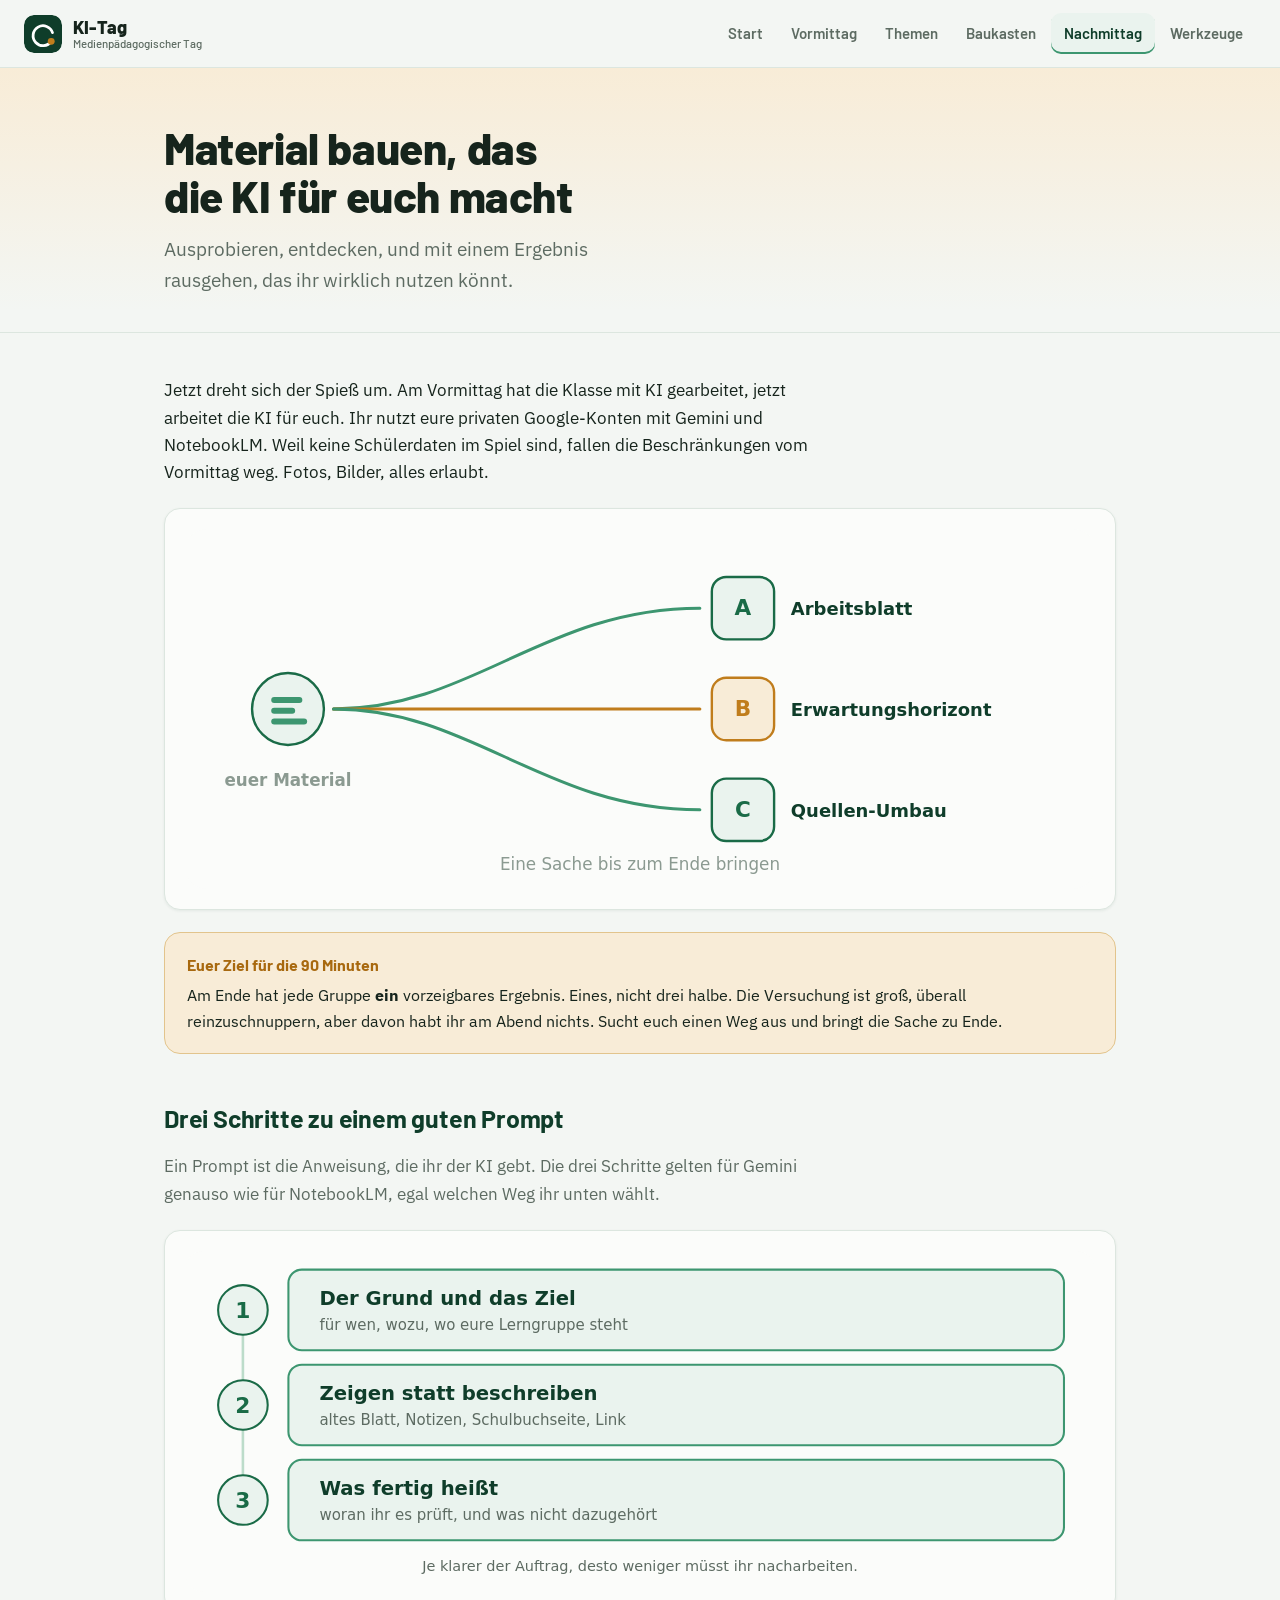
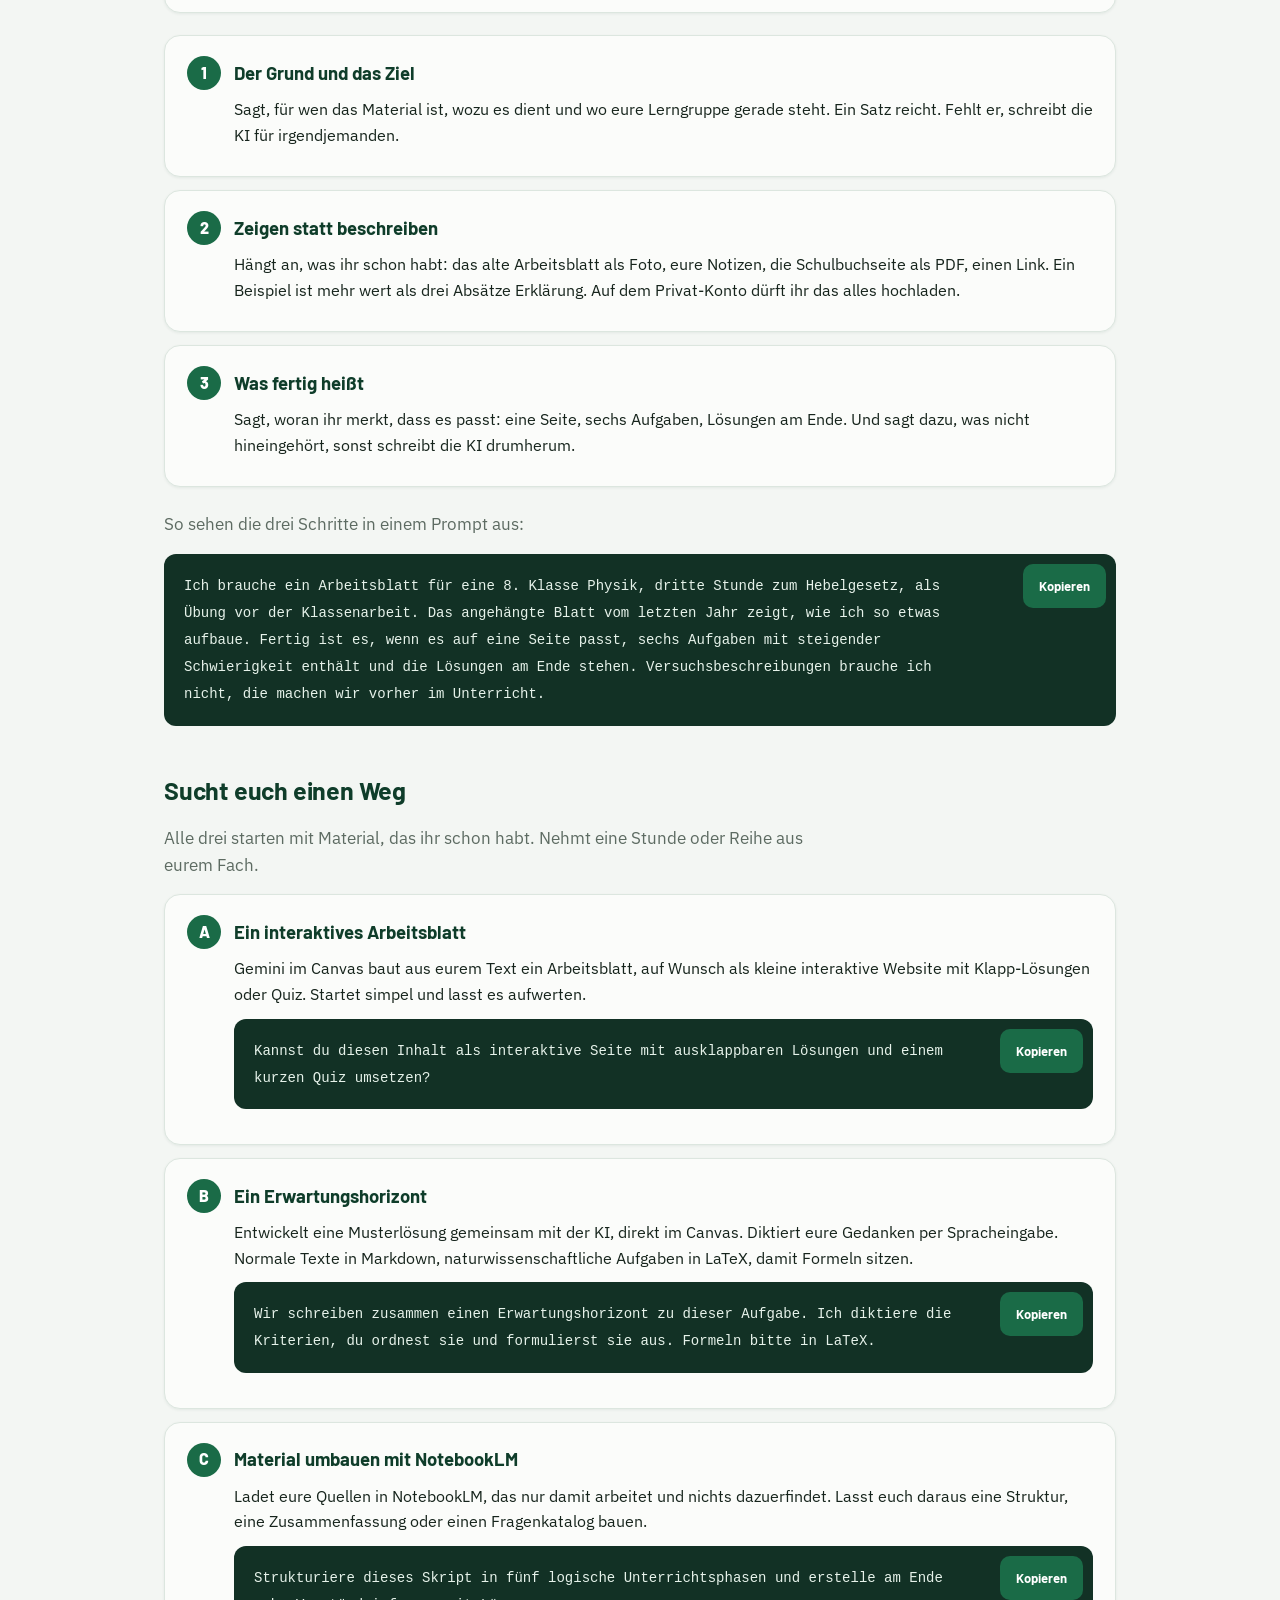
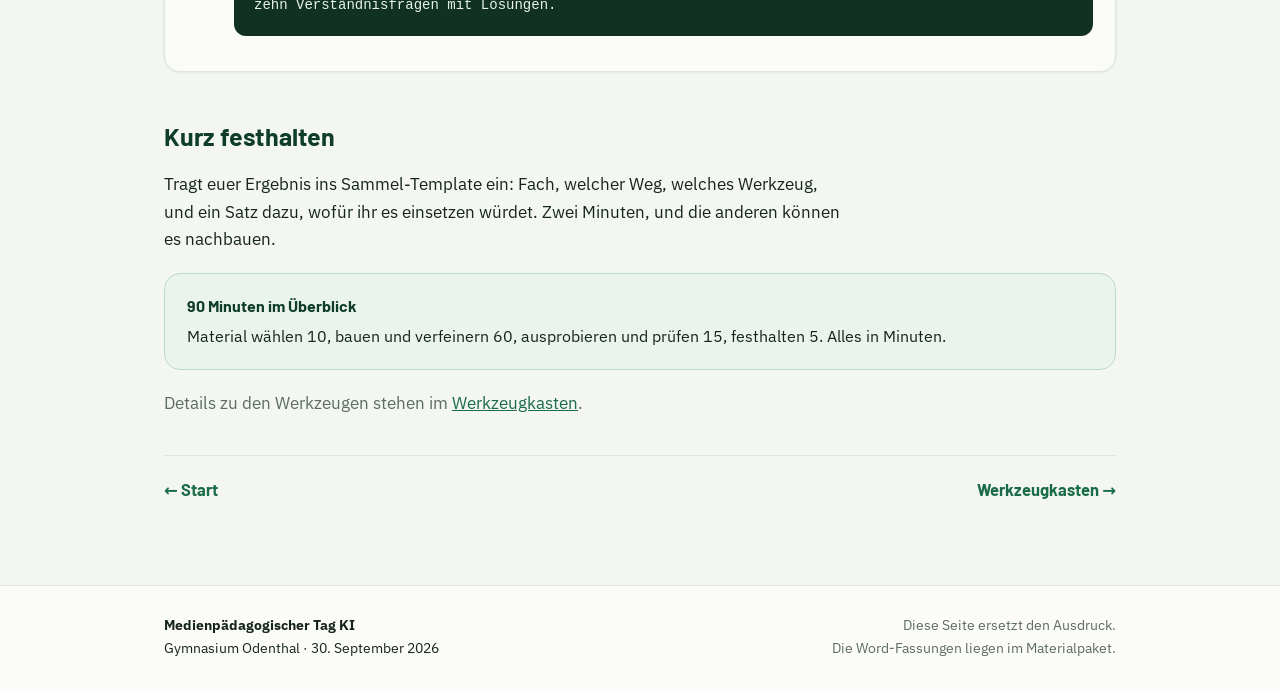
<file: website/nachmittag-auftrag.html>
<!DOCTYPE html>
<html lang="de">
<head>
<meta charset="UTF-8">
<meta name="viewport" content="width=device-width, initial-scale=1">
<meta name="color-scheme" content="light dark">
<title>Material bauen, das die KI für euch macht · KI-Tag</title>
<link rel="icon" href="art/mark.svg">
<link rel="preconnect" href="https://fonts.googleapis.com">
<link rel="preconnect" href="https://fonts.gstatic.com" crossorigin>
<link href="https://fonts.googleapis.com/css2?family=Barlow:wght@500;600;700;800&family=IBM+Plex+Sans:wght@400;500;600&display=swap" rel="stylesheet">
<link rel="stylesheet" href="style.css?v=202608111400">
<script>document.documentElement.className+=" js";</script>
</head>
<body class="ph-nm">
<a class="skip" href="#main">Zum Inhalt springen</a>
<header class="bar">
  <a class="brand" href="index.html">
    <img src="art/mark.svg" alt="" width="38" height="38">
    <span><b>KI-Tag</b><small>Medienpädagogischer Tag</small></span>
  </a>
  <button class="burger" type="button" aria-label="Menü öffnen" aria-expanded="false" data-burger>
    <span></span><span></span><span></span>
  </button>
  <nav class="nav" data-nav><a class="" href="index.html">Start</a><a class="" href="vormittag-auftrag.html">Vormittag</a><a class="" href="vormittag-themen.html">Themen</a><a class="" href="vormittag-baukasten.html">Baukasten</a><a class="on" href="nachmittag-auftrag.html">Nachmittag</a><a class="" href="nachmittag-werkzeugkasten.html">Werkzeuge</a></nav>
</header>

<main id="main">
  <section class="hero">
    <div class="wrap hero-in">
      <div class="hero-txt">
        <h1>Material bauen, das die KI für euch macht</h1>
        <p class="lead">Ausprobieren, entdecken, und mit einem Ergebnis rausgehen, das ihr wirklich nutzen könnt.</p>
      </div>
      
    </div>
  </section>
  <div class="wrap body">
<p>Jetzt dreht sich der Spieß um. Am Vormittag hat die Klasse mit KI gearbeitet, jetzt arbeitet die KI
für euch. Ihr nutzt eure privaten Google-Konten mit Gemini und NotebookLM. Weil keine Schülerdaten im
Spiel sind, fallen die Beschränkungen vom Vormittag weg. Fotos, Bilder, alles erlaubt.</p>

<figure class="art wide" data-r><img src="art/paths-drei.svg" alt="Aus eigenem Material entsteht auf einem von drei Wegen ein Artefakt" loading="lazy"></figure>

<aside class="note warn" data-r><p class="nt">Euer Ziel für die 90 Minuten</p><p>Am Ende hat jede Gruppe <b>ein</b> vorzeigbares Ergebnis. Eines, nicht drei halbe. Die Versuchung ist groß, überall reinzuschnuppern, aber davon habt ihr am Abend nichts. Sucht euch einen Weg aus und bringt die Sache zu Ende.</p></aside>

<h2>Drei Schritte zu einem guten Prompt</h2>
<p class="mut">Ein Prompt ist die Anweisung, die ihr der KI gebt. Die drei Schritte gelten für Gemini genauso wie für NotebookLM, egal welchen Weg ihr unten wählt.</p>

<figure class="art wide" data-r><img src="art/prompt-drei.svg" alt="Drei Schritte: Grund und Ziel, zeigen statt beschreiben, und was fertig heißt" loading="lazy"></figure>

<ol class="steps">
<li data-r><div class="sh"><span class="sn">1</span><h3>Der Grund und das Ziel</h3></div><div class="sb"><p>Sagt, für wen das Material ist, wozu es dient und wo eure Lerngruppe gerade steht. Ein Satz reicht. Fehlt er, schreibt die KI für irgendjemanden.</p></div></li>
<li data-r><div class="sh"><span class="sn">2</span><h3>Zeigen statt beschreiben</h3></div><div class="sb"><p>Hängt an, was ihr schon habt: das alte Arbeitsblatt als Foto, eure Notizen, die Schulbuchseite als PDF, einen Link. Ein Beispiel ist mehr wert als drei Absätze Erklärung. Auf dem Privat-Konto dürft ihr das alles hochladen.</p></div></li>
<li data-r><div class="sh"><span class="sn">3</span><h3>Was fertig heißt</h3></div><div class="sb"><p>Sagt, woran ihr merkt, dass es passt: eine Seite, sechs Aufgaben, Lösungen am Ende. Und sagt dazu, was nicht hineingehört, sonst schreibt die KI drumherum.</p></div></li></ol>

<p class="mut">So sehen die drei Schritte in einem Prompt aus:</p>
<div class="snip"><button class="copy" type="button" data-copy aria-live="polite">Kopieren</button><pre><code>Ich brauche ein Arbeitsblatt für eine 8. Klasse Physik, dritte Stunde zum Hebelgesetz, als Übung vor der Klassenarbeit. Das angehängte Blatt vom letzten Jahr zeigt, wie ich so etwas aufbaue. Fertig ist es, wenn es auf eine Seite passt, sechs Aufgaben mit steigender Schwierigkeit enthält und die Lösungen am Ende stehen. Versuchsbeschreibungen brauche ich nicht, die machen wir vorher im Unterricht.</code></pre></div>

<h2>Sucht euch einen Weg</h2>
<p class="mut">Alle drei starten mit Material, das ihr schon habt. Nehmt eine Stunde oder Reihe aus eurem Fach.</p>
<ol class="steps">
<li data-r><div class="sh"><span class="sn">A</span><h3>Ein interaktives Arbeitsblatt</h3></div><div class="sb"><p>Gemini im Canvas baut aus eurem Text ein Arbeitsblatt, auf Wunsch als kleine interaktive Website mit Klapp-Lösungen oder Quiz. Startet simpel und lasst es aufwerten.</p><div class="snip"><button class="copy" type="button" data-copy aria-live="polite">Kopieren</button><pre><code>Kannst du diesen Inhalt als interaktive Seite mit ausklappbaren Lösungen und einem kurzen Quiz umsetzen?</code></pre></div></div></li>
<li data-r><div class="sh"><span class="sn">B</span><h3>Ein Erwartungshorizont</h3></div><div class="sb"><p>Entwickelt eine Musterlösung gemeinsam mit der KI, direkt im Canvas. Diktiert eure Gedanken per Spracheingabe. Normale Texte in Markdown, naturwissenschaftliche Aufgaben in LaTeX, damit Formeln sitzen.</p><div class="snip"><button class="copy" type="button" data-copy aria-live="polite">Kopieren</button><pre><code>Wir schreiben zusammen einen Erwartungshorizont zu dieser Aufgabe. Ich diktiere die Kriterien, du ordnest sie und formulierst sie aus. Formeln bitte in LaTeX.</code></pre></div></div></li>
<li data-r><div class="sh"><span class="sn">C</span><h3>Material umbauen mit NotebookLM</h3></div><div class="sb"><p>Ladet eure Quellen in NotebookLM, das nur damit arbeitet und nichts dazuerfindet. Lasst euch daraus eine Struktur, eine Zusammenfassung oder einen Fragenkatalog bauen.</p><div class="snip"><button class="copy" type="button" data-copy aria-live="polite">Kopieren</button><pre><code>Strukturiere dieses Skript in fünf logische Unterrichtsphasen und erstelle am Ende zehn Verständnisfragen mit Lösungen.</code></pre></div></div></li></ol>

<h2>Kurz festhalten</h2>
<p>Tragt euer Ergebnis ins Sammel-Template ein: Fach, welcher Weg, welches Werkzeug, und ein Satz dazu, wofür
ihr es einsetzen würdet. Zwei Minuten, und die anderen können es nachbauen.</p>

<aside class="note ok" data-r><p class="nt">90 Minuten im Überblick</p><p>Material wählen 10, bauen und verfeinern 60, ausprobieren und prüfen 15, festhalten 5. Alles in Minuten.</p></aside>
<p class="mut">Details zu den Werkzeugen stehen im <a href="nachmittag-werkzeugkasten.html">Werkzeugkasten</a>.</p>

<div class="next"><a href="index.html">&larr; Start</a><a href="nachmittag-werkzeugkasten.html">Werkzeugkasten &rarr;</a></div>
  </div>
</main>

<footer>
  <div class="wrap foot">
    <p><b>Medienpädagogischer Tag KI</b><br>Gymnasium Odenthal · 30. September 2026</p>
    <p class="mut">Diese Seite ersetzt den Ausdruck.<br>Die Word-Fassungen liegen im Materialpaket.</p>
  </div>
</footer>
<script src="app.js?v=202608111400"></script>
</body>
</html>
</file>
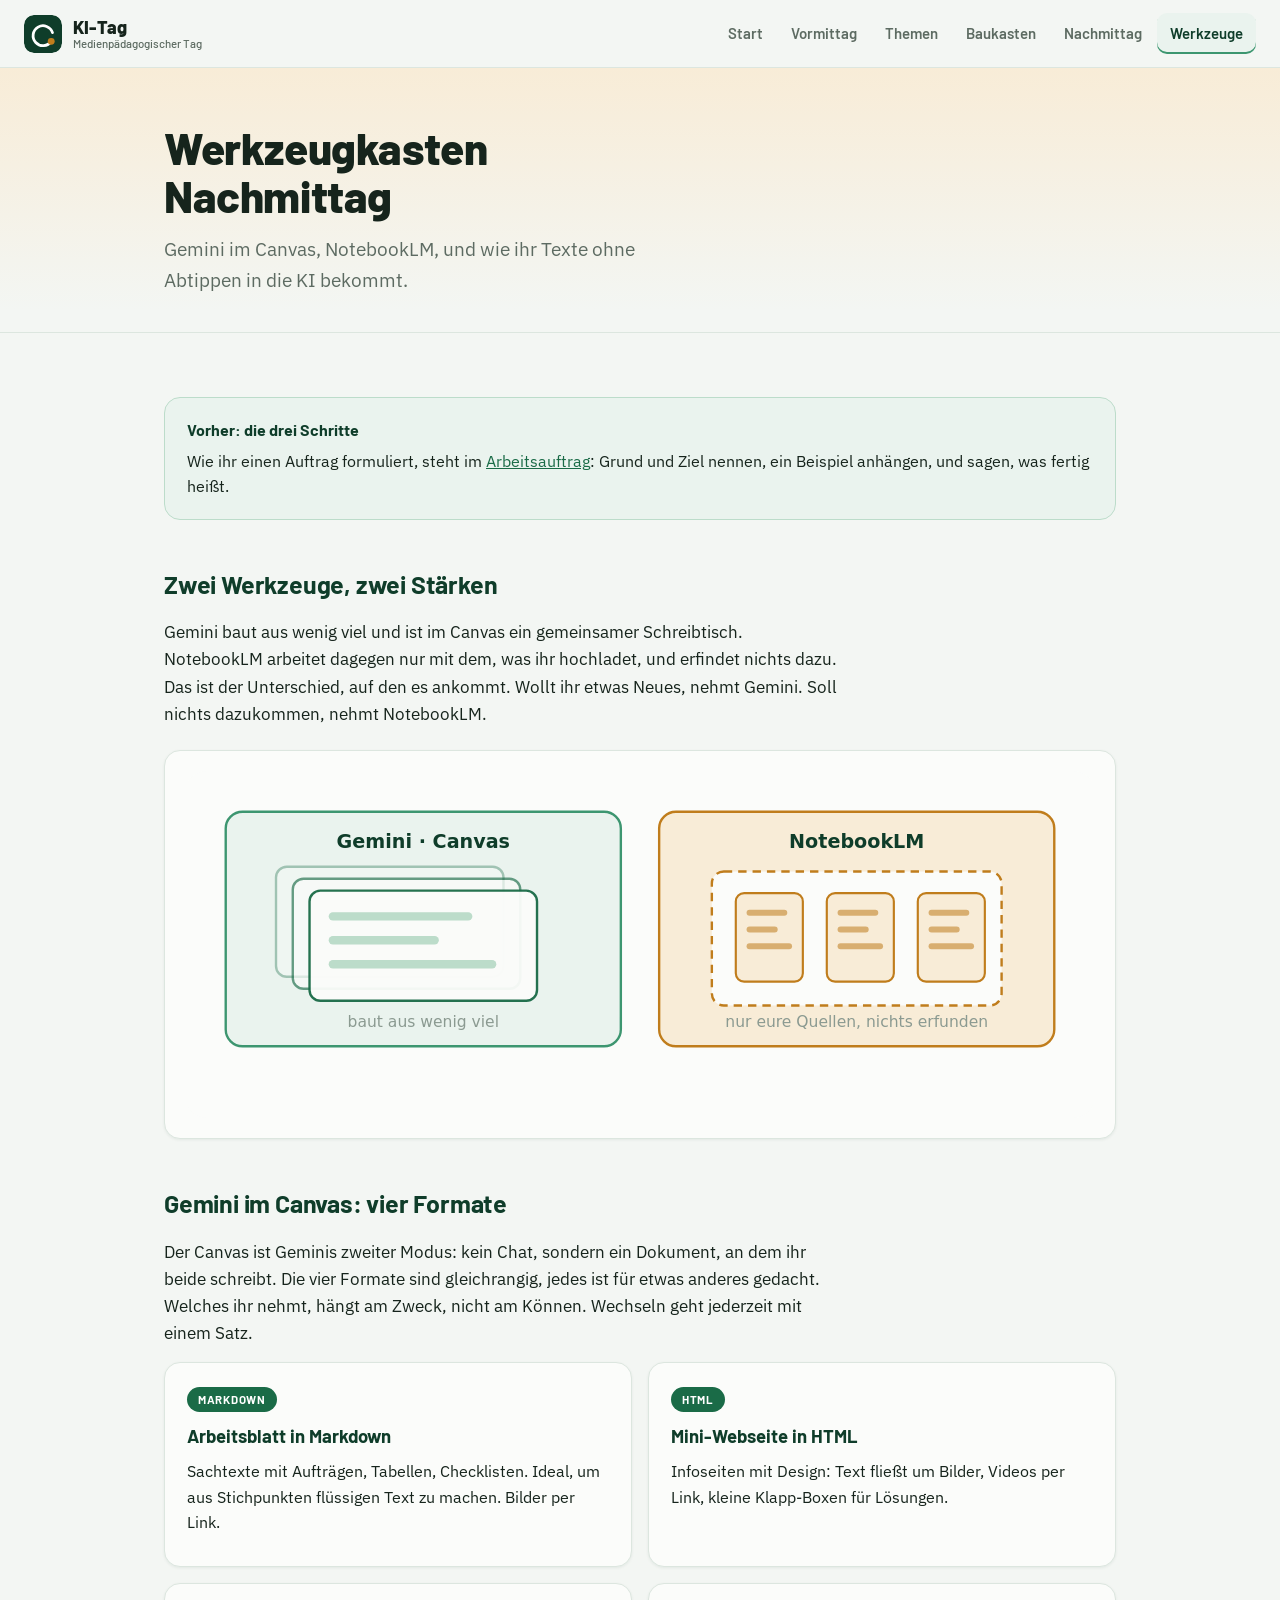
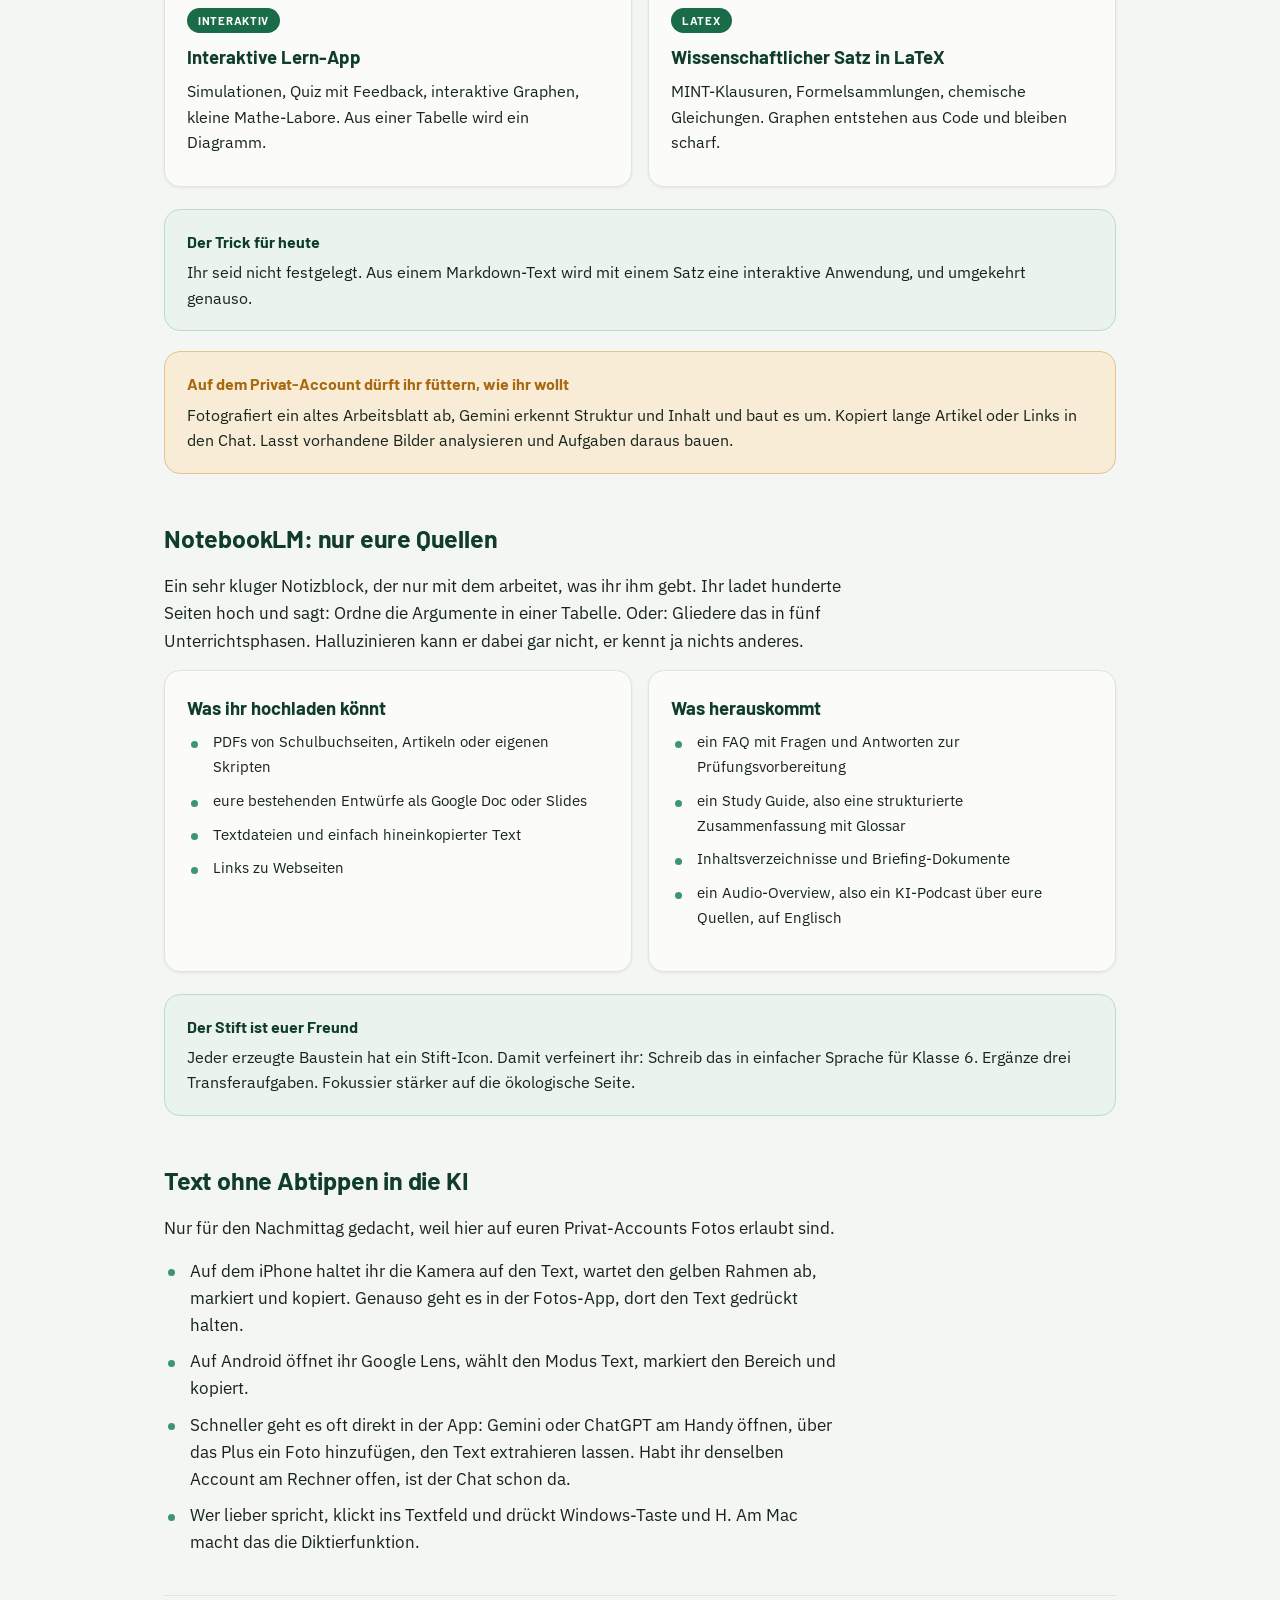
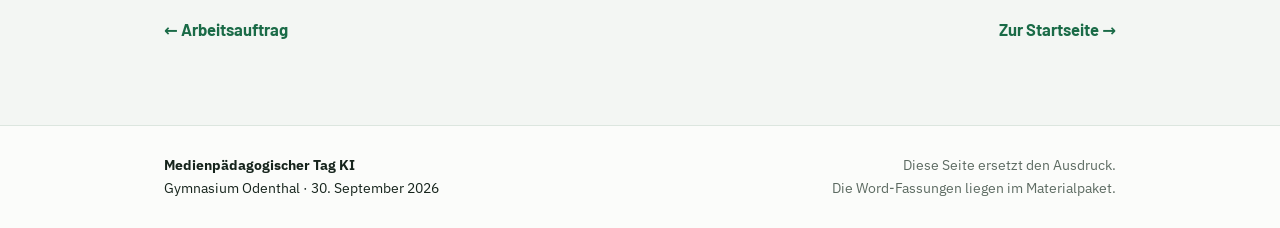
<file: website/nachmittag-werkzeugkasten.html>
<!DOCTYPE html>
<html lang="de">
<head>
<meta charset="UTF-8">
<meta name="viewport" content="width=device-width, initial-scale=1">
<meta name="color-scheme" content="light dark">
<title>Werkzeugkasten Nachmittag · KI-Tag</title>
<link rel="icon" href="art/mark.svg">
<link rel="preconnect" href="https://fonts.googleapis.com">
<link rel="preconnect" href="https://fonts.gstatic.com" crossorigin>
<link href="https://fonts.googleapis.com/css2?family=Barlow:wght@500;600;700;800&family=IBM+Plex+Sans:wght@400;500;600&display=swap" rel="stylesheet">
<link rel="stylesheet" href="style.css?v=202608111400">
<script>document.documentElement.className+=" js";</script>
</head>
<body class="ph-nm">
<a class="skip" href="#main">Zum Inhalt springen</a>
<header class="bar">
  <a class="brand" href="index.html">
    <img src="art/mark.svg" alt="" width="38" height="38">
    <span><b>KI-Tag</b><small>Medienpädagogischer Tag</small></span>
  </a>
  <button class="burger" type="button" aria-label="Menü öffnen" aria-expanded="false" data-burger>
    <span></span><span></span><span></span>
  </button>
  <nav class="nav" data-nav><a class="" href="index.html">Start</a><a class="" href="vormittag-auftrag.html">Vormittag</a><a class="" href="vormittag-themen.html">Themen</a><a class="" href="vormittag-baukasten.html">Baukasten</a><a class="" href="nachmittag-auftrag.html">Nachmittag</a><a class="on" href="nachmittag-werkzeugkasten.html">Werkzeuge</a></nav>
</header>

<main id="main">
  <section class="hero">
    <div class="wrap hero-in">
      <div class="hero-txt">
        <h1>Werkzeugkasten Nachmittag</h1>
        <p class="lead">Gemini im Canvas, NotebookLM, und wie ihr Texte ohne Abtippen in die KI bekommt.</p>
      </div>
      
    </div>
  </section>
  <div class="wrap body">
<aside class="note info" data-r><p class="nt">Vorher: die drei Schritte</p><p>Wie ihr einen Auftrag formuliert, steht im <a href="nachmittag-auftrag.html">Arbeitsauftrag</a>: Grund und Ziel nennen, ein Beispiel anhängen, und sagen, was fertig heißt.</p></aside>

<h2>Zwei Werkzeuge, zwei Stärken</h2>
<p>Gemini baut aus wenig viel und ist im Canvas ein gemeinsamer Schreibtisch. NotebookLM arbeitet dagegen
nur mit dem, was ihr hochladet, und erfindet nichts dazu. Das ist der Unterschied, auf den es ankommt.
Wollt ihr etwas Neues, nehmt Gemini. Soll nichts dazukommen, nehmt NotebookLM.</p>

<figure class="art wide" data-r><img src="art/tools-zwei.svg" alt="Gemini baut aus wenig viel, NotebookLM bleibt bei euren Quellen" loading="lazy"></figure>

<h2>Gemini im Canvas: vier Formate</h2>
<p>Der Canvas ist Geminis zweiter Modus: kein Chat, sondern ein Dokument, an dem ihr beide schreibt. Die vier Formate sind gleichrangig, jedes ist für etwas anderes gedacht.
Welches ihr nehmt, hängt am Zweck, nicht am Können. Wechseln geht jederzeit mit einem Satz.</p>
<div class="grid c2"><div class="card " data-r><span class="tag">Markdown</span><h3>Arbeitsblatt in Markdown</h3><p>Sachtexte mit Aufträgen, Tabellen, Checklisten. Ideal, um aus Stichpunkten flüssigen Text zu machen. Bilder per Link.</p></div><div class="card " data-r><span class="tag">HTML</span><h3>Mini-Webseite in HTML</h3><p>Infoseiten mit Design: Text fließt um Bilder, Videos per Link, kleine Klapp-Boxen für Lösungen.</p></div><div class="card " data-r><span class="tag">Interaktiv</span><h3>Interaktive Lern-App</h3><p>Simulationen, Quiz mit Feedback, interaktive Graphen, kleine Mathe-Labore. Aus einer Tabelle wird ein Diagramm.</p></div><div class="card " data-r><span class="tag">LaTeX</span><h3>Wissenschaftlicher Satz in LaTeX</h3><p>MINT-Klausuren, Formelsammlungen, chemische Gleichungen. Graphen entstehen aus Code und bleiben scharf.</p></div></div>
<aside class="note info" data-r><p class="nt">Der Trick für heute</p><p>Ihr seid nicht festgelegt. Aus einem Markdown-Text wird mit einem Satz eine interaktive Anwendung, und umgekehrt genauso.</p></aside>
<aside class="note warn" data-r><p class="nt">Auf dem Privat-Account dürft ihr füttern, wie ihr wollt</p><p>Fotografiert ein altes Arbeitsblatt ab, Gemini erkennt Struktur und Inhalt und baut es um. Kopiert lange Artikel oder Links in den Chat. Lasst vorhandene Bilder analysieren und Aufgaben daraus bauen.</p></aside>

<h2>NotebookLM: nur eure Quellen</h2>
<p>Ein sehr kluger Notizblock, der nur mit dem arbeitet, was ihr ihm gebt. Ihr ladet hunderte Seiten hoch
und sagt: Ordne die Argumente in einer Tabelle. Oder: Gliedere das in fünf Unterrichtsphasen. Halluzinieren
kann er dabei gar nicht, er kennt ja nichts anderes.</p>
<div class="grid c2"><div class="card " data-r><h3>Was ihr hochladen könnt</h3><ul class="ul"><li>PDFs von Schulbuchseiten, Artikeln oder eigenen Skripten</li><li>eure bestehenden Entwürfe als Google Doc oder Slides</li><li>Textdateien und einfach hineinkopierter Text</li><li>Links zu Webseiten</li></ul></div><div class="card " data-r><h3>Was herauskommt</h3><ul class="ul"><li>ein FAQ mit Fragen und Antworten zur Prüfungsvorbereitung</li><li>ein Study Guide, also eine strukturierte Zusammenfassung mit Glossar</li><li>Inhaltsverzeichnisse und Briefing-Dokumente</li><li>ein Audio-Overview, also ein KI-Podcast über eure Quellen, auf Englisch</li></ul></div></div>
<aside class="note info" data-r><p class="nt">Der Stift ist euer Freund</p><p>Jeder erzeugte Baustein hat ein Stift-Icon. Damit verfeinert ihr: Schreib das in einfacher Sprache für Klasse 6. Ergänze drei Transferaufgaben. Fokussier stärker auf die ökologische Seite.</p></aside>

<h2>Text ohne Abtippen in die KI</h2>
<p>Nur für den Nachmittag gedacht, weil hier auf euren Privat-Accounts Fotos erlaubt sind.</p>
<ul class="ul"><li>Auf dem iPhone haltet ihr die Kamera auf den Text, wartet den gelben Rahmen ab, markiert und kopiert. Genauso geht es in der Fotos-App, dort den Text gedrückt halten.</li><li>Auf Android öffnet ihr Google Lens, wählt den Modus Text, markiert den Bereich und kopiert.</li><li>Schneller geht es oft direkt in der App: Gemini oder ChatGPT am Handy öffnen, über das Plus ein Foto hinzufügen, den Text extrahieren lassen. Habt ihr denselben Account am Rechner offen, ist der Chat schon da.</li><li>Wer lieber spricht, klickt ins Textfeld und drückt Windows-Taste und H. Am Mac macht das die Diktierfunktion.</li></ul>

<div class="next"><a href="nachmittag-auftrag.html">&larr; Arbeitsauftrag</a><a href="index.html">Zur Startseite &rarr;</a></div>
  </div>
</main>

<footer>
  <div class="wrap foot">
    <p><b>Medienpädagogischer Tag KI</b><br>Gymnasium Odenthal · 30. September 2026</p>
    <p class="mut">Diese Seite ersetzt den Ausdruck.<br>Die Word-Fassungen liegen im Materialpaket.</p>
  </div>
</footer>
<script src="app.js?v=202608111400"></script>
</body>
</html>
</file>
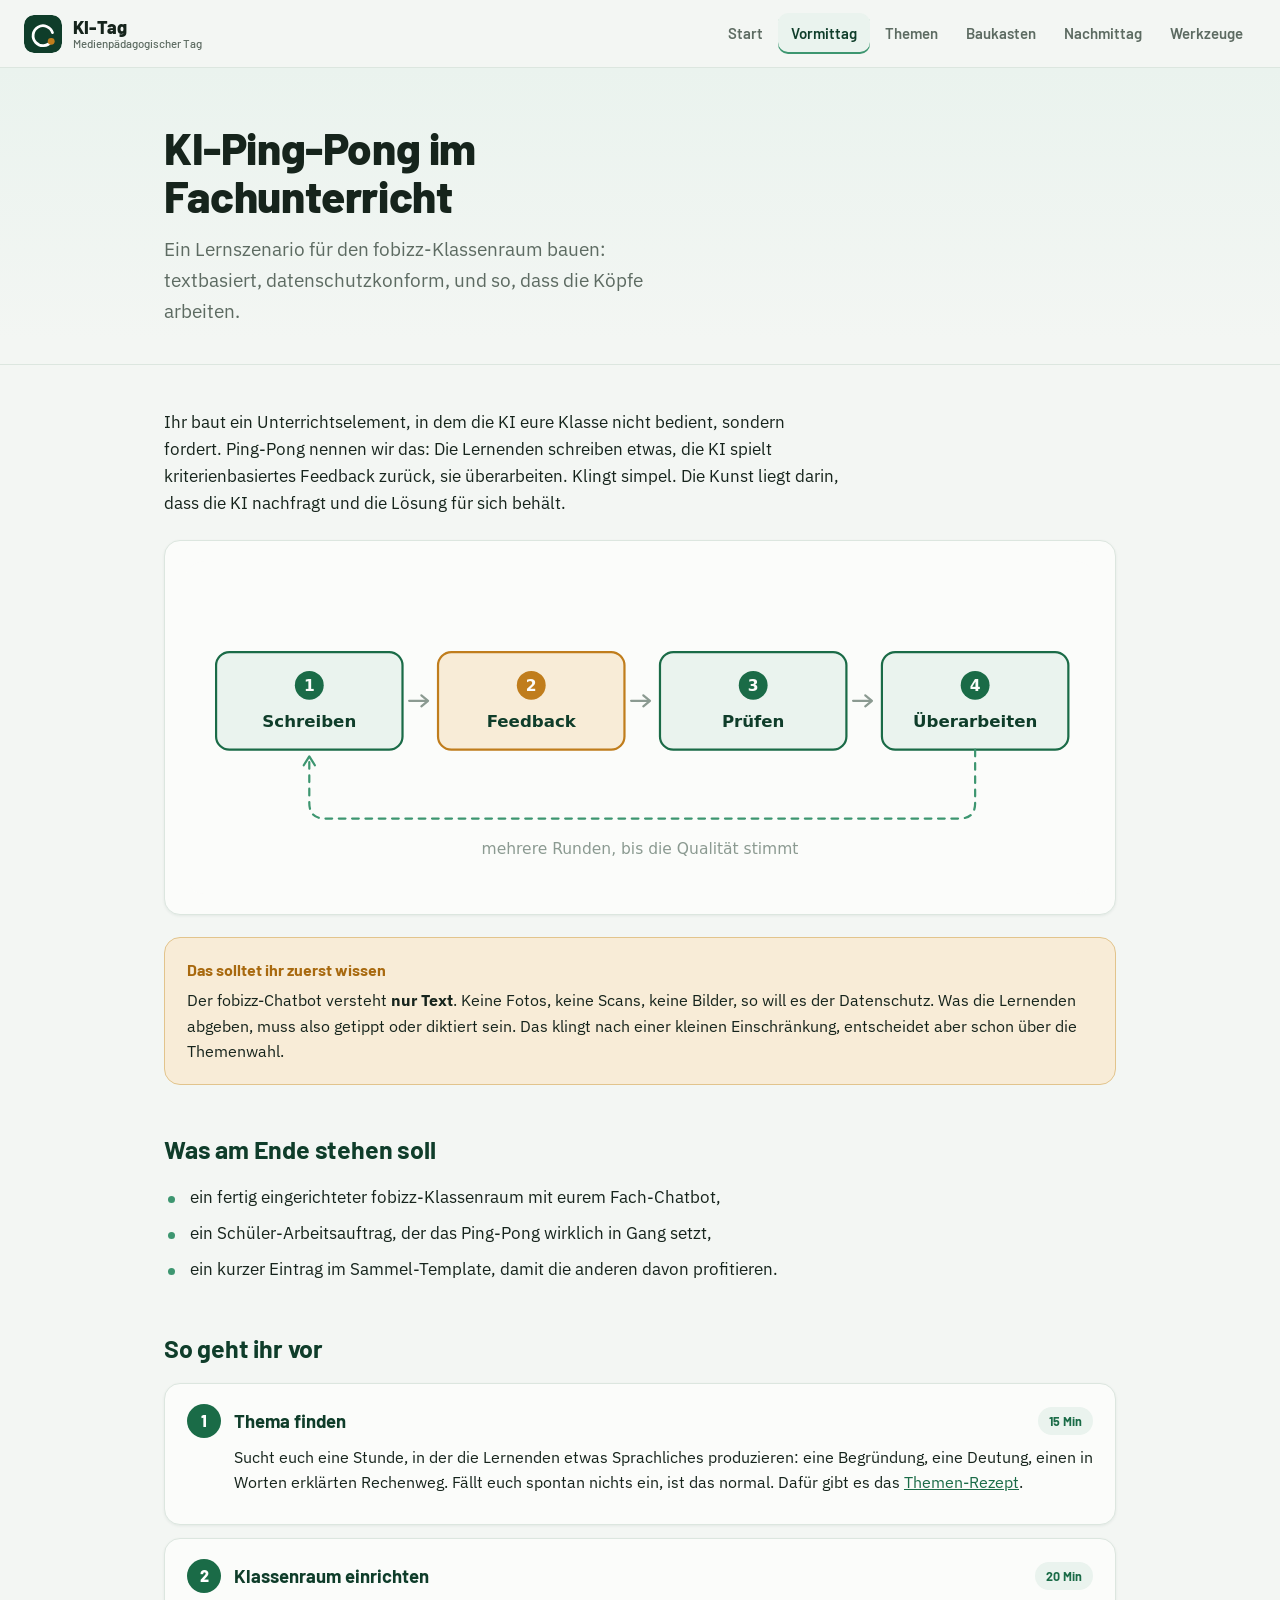
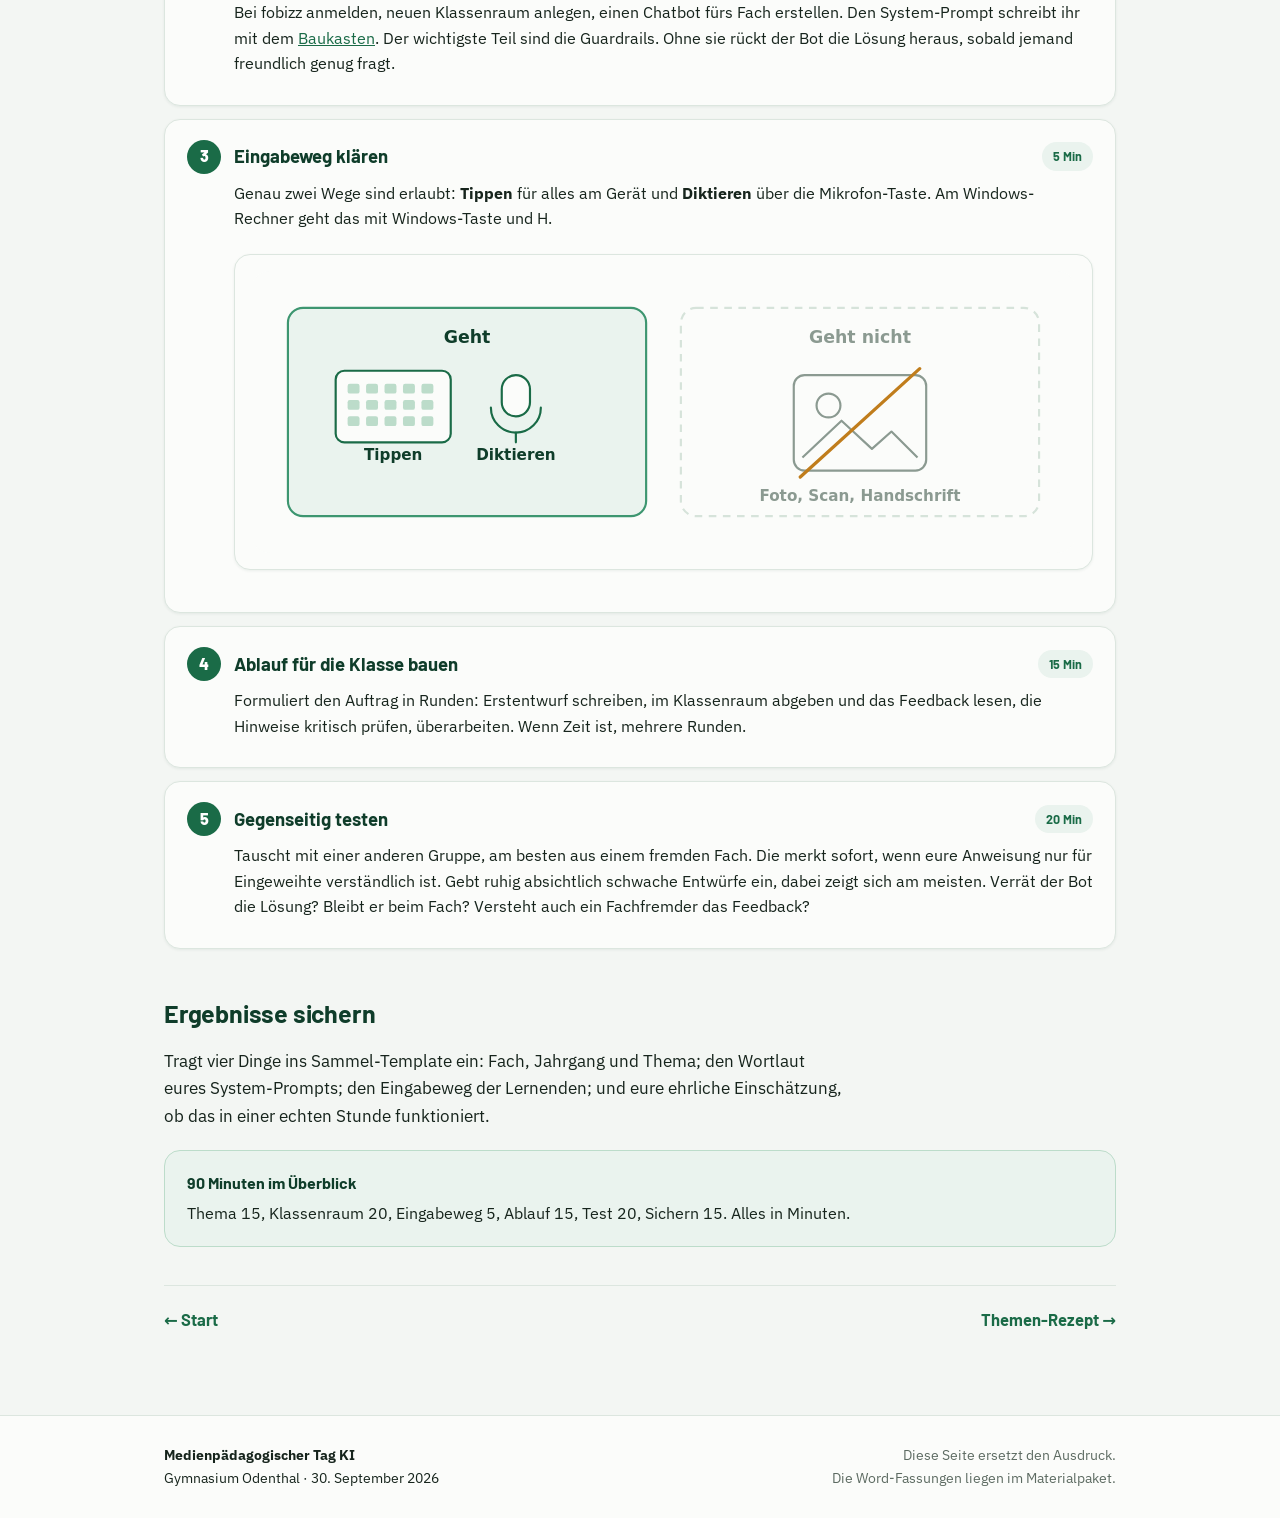
<file: website/vormittag-auftrag.html>
<!DOCTYPE html>
<html lang="de">
<head>
<meta charset="UTF-8">
<meta name="viewport" content="width=device-width, initial-scale=1">
<meta name="color-scheme" content="light dark">
<title>KI-Ping-Pong im Fachunterricht · KI-Tag</title>
<link rel="icon" href="art/mark.svg">
<link rel="preconnect" href="https://fonts.googleapis.com">
<link rel="preconnect" href="https://fonts.gstatic.com" crossorigin>
<link href="https://fonts.googleapis.com/css2?family=Barlow:wght@500;600;700;800&family=IBM+Plex+Sans:wght@400;500;600&display=swap" rel="stylesheet">
<link rel="stylesheet" href="style.css?v=202608111400">
<script>document.documentElement.className+=" js";</script>
</head>
<body class="ph-vm">
<a class="skip" href="#main">Zum Inhalt springen</a>
<header class="bar">
  <a class="brand" href="index.html">
    <img src="art/mark.svg" alt="" width="38" height="38">
    <span><b>KI-Tag</b><small>Medienpädagogischer Tag</small></span>
  </a>
  <button class="burger" type="button" aria-label="Menü öffnen" aria-expanded="false" data-burger>
    <span></span><span></span><span></span>
  </button>
  <nav class="nav" data-nav><a class="" href="index.html">Start</a><a class="on" href="vormittag-auftrag.html">Vormittag</a><a class="" href="vormittag-themen.html">Themen</a><a class="" href="vormittag-baukasten.html">Baukasten</a><a class="" href="nachmittag-auftrag.html">Nachmittag</a><a class="" href="nachmittag-werkzeugkasten.html">Werkzeuge</a></nav>
</header>

<main id="main">
  <section class="hero">
    <div class="wrap hero-in">
      <div class="hero-txt">
        <h1>KI-Ping-Pong im Fachunterricht</h1>
        <p class="lead">Ein Lernszenario für den fobizz-Klassenraum bauen: textbasiert, datenschutzkonform, und so, dass die Köpfe arbeiten.</p>
      </div>
      
    </div>
  </section>
  <div class="wrap body">
<p>Ihr baut ein Unterrichtselement, in dem die KI eure Klasse nicht bedient, sondern fordert.
Ping-Pong nennen wir das: Die Lernenden schreiben etwas, die KI spielt kriterienbasiertes Feedback
zurück, sie überarbeiten. Klingt simpel. Die Kunst liegt darin, dass die KI nachfragt und die
Lösung für sich behält.</p>

<figure class="art wide" data-r><img src="art/cycle-pingpong.svg" alt="Kreislauf aus Schreiben, Feedback, Prüfen und Überarbeiten, mit Rücklauf" loading="lazy"></figure>

<aside class="note warn" data-r><p class="nt">Das solltet ihr zuerst wissen</p><p>Der fobizz-Chatbot versteht <b>nur Text</b>. Keine Fotos, keine Scans, keine Bilder, so will es der Datenschutz. Was die Lernenden abgeben, muss also getippt oder diktiert sein. Das klingt nach einer kleinen Einschränkung, entscheidet aber schon über die Themenwahl.</p></aside>

<h2>Was am Ende stehen soll</h2>
<ul class="ul"><li>ein fertig eingerichteter fobizz-Klassenraum mit eurem Fach-Chatbot,</li><li>ein Schüler-Arbeitsauftrag, der das Ping-Pong wirklich in Gang setzt,</li><li>ein kurzer Eintrag im Sammel-Template, damit die anderen davon profitieren.</li></ul>

<h2>So geht ihr vor</h2>
<ol class="steps">
<li data-r><div class="sh"><span class="sn">1</span><h3>Thema finden</h3><span class="dur">15 Min</span></div><div class="sb"><p>Sucht euch eine Stunde, in der die Lernenden etwas Sprachliches produzieren: eine Begründung, eine Deutung, einen in Worten erklärten Rechenweg. Fällt euch spontan nichts ein, ist das normal. Dafür gibt es das <a href='vormittag-themen.html'>Themen-Rezept</a>.</p></div></li>
<li data-r><div class="sh"><span class="sn">2</span><h3>Klassenraum einrichten</h3><span class="dur">20 Min</span></div><div class="sb"><p>Bei fobizz anmelden, neuen Klassenraum anlegen, einen Chatbot fürs Fach erstellen. Den System-Prompt schreibt ihr mit dem <a href='vormittag-baukasten.html'>Baukasten</a>. Der wichtigste Teil sind die Guardrails. Ohne sie rückt der Bot die Lösung heraus, sobald jemand freundlich genug fragt.</p></div></li>
<li data-r><div class="sh"><span class="sn">3</span><h3>Eingabeweg klären</h3><span class="dur">5 Min</span></div><div class="sb"><p>Genau zwei Wege sind erlaubt: <b>Tippen</b> für alles am Gerät und <b>Diktieren</b> über die Mikrofon-Taste. Am Windows-Rechner geht das mit Windows-Taste und H.</p><figure class="art" data-r><img src="art/input-wege.svg" alt="Tippen und Diktieren sind erlaubt, Foto und Scan nicht" loading="lazy"></figure></div></li>
<li data-r><div class="sh"><span class="sn">4</span><h3>Ablauf für die Klasse bauen</h3><span class="dur">15 Min</span></div><div class="sb"><p>Formuliert den Auftrag in Runden: Erstentwurf schreiben, im Klassenraum abgeben und das Feedback lesen, die Hinweise kritisch prüfen, überarbeiten. Wenn Zeit ist, mehrere Runden.</p></div></li>
<li data-r><div class="sh"><span class="sn">5</span><h3>Gegenseitig testen</h3><span class="dur">20 Min</span></div><div class="sb"><p>Tauscht mit einer anderen Gruppe, am besten aus einem fremden Fach. Die merkt sofort, wenn eure Anweisung nur für Eingeweihte verständlich ist. Gebt ruhig absichtlich schwache Entwürfe ein, dabei zeigt sich am meisten. Verrät der Bot die Lösung? Bleibt er beim Fach? Versteht auch ein Fachfremder das Feedback?</p></div></li></ol>

<h2>Ergebnisse sichern</h2>
<p>Tragt vier Dinge ins Sammel-Template ein: Fach, Jahrgang und Thema; den Wortlaut eures System-Prompts;
den Eingabeweg der Lernenden; und eure ehrliche Einschätzung, ob das in einer echten Stunde funktioniert.</p>

<aside class="note ok" data-r><p class="nt">90 Minuten im Überblick</p><p>Thema 15, Klassenraum 20, Eingabeweg 5, Ablauf 15, Test 20, Sichern 15. Alles in Minuten.</p></aside>

<div class="next"><a href="index.html">&larr; Start</a><a href="vormittag-themen.html">Themen-Rezept &rarr;</a></div>
  </div>
</main>

<footer>
  <div class="wrap foot">
    <p><b>Medienpädagogischer Tag KI</b><br>Gymnasium Odenthal · 30. September 2026</p>
    <p class="mut">Diese Seite ersetzt den Ausdruck.<br>Die Word-Fassungen liegen im Materialpaket.</p>
  </div>
</footer>
<script src="app.js?v=202608111400"></script>
</body>
</html>
</file>
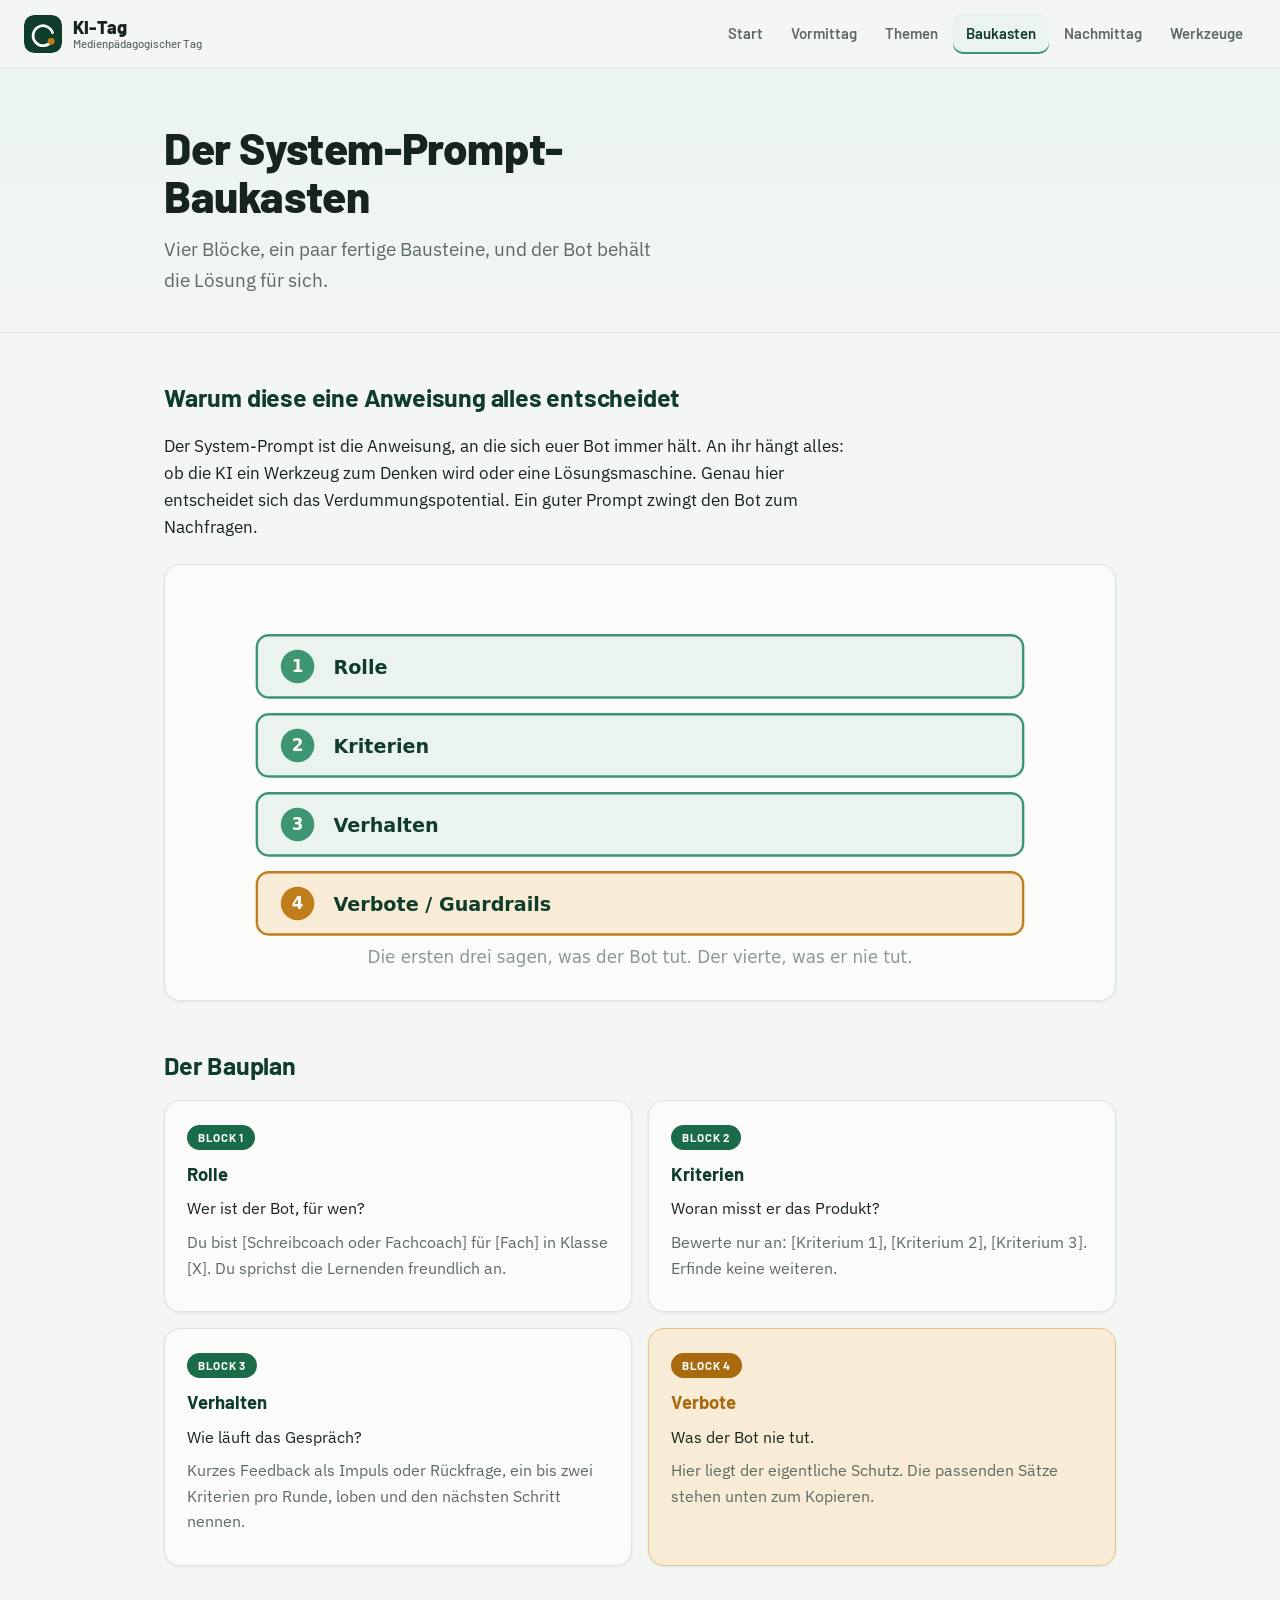
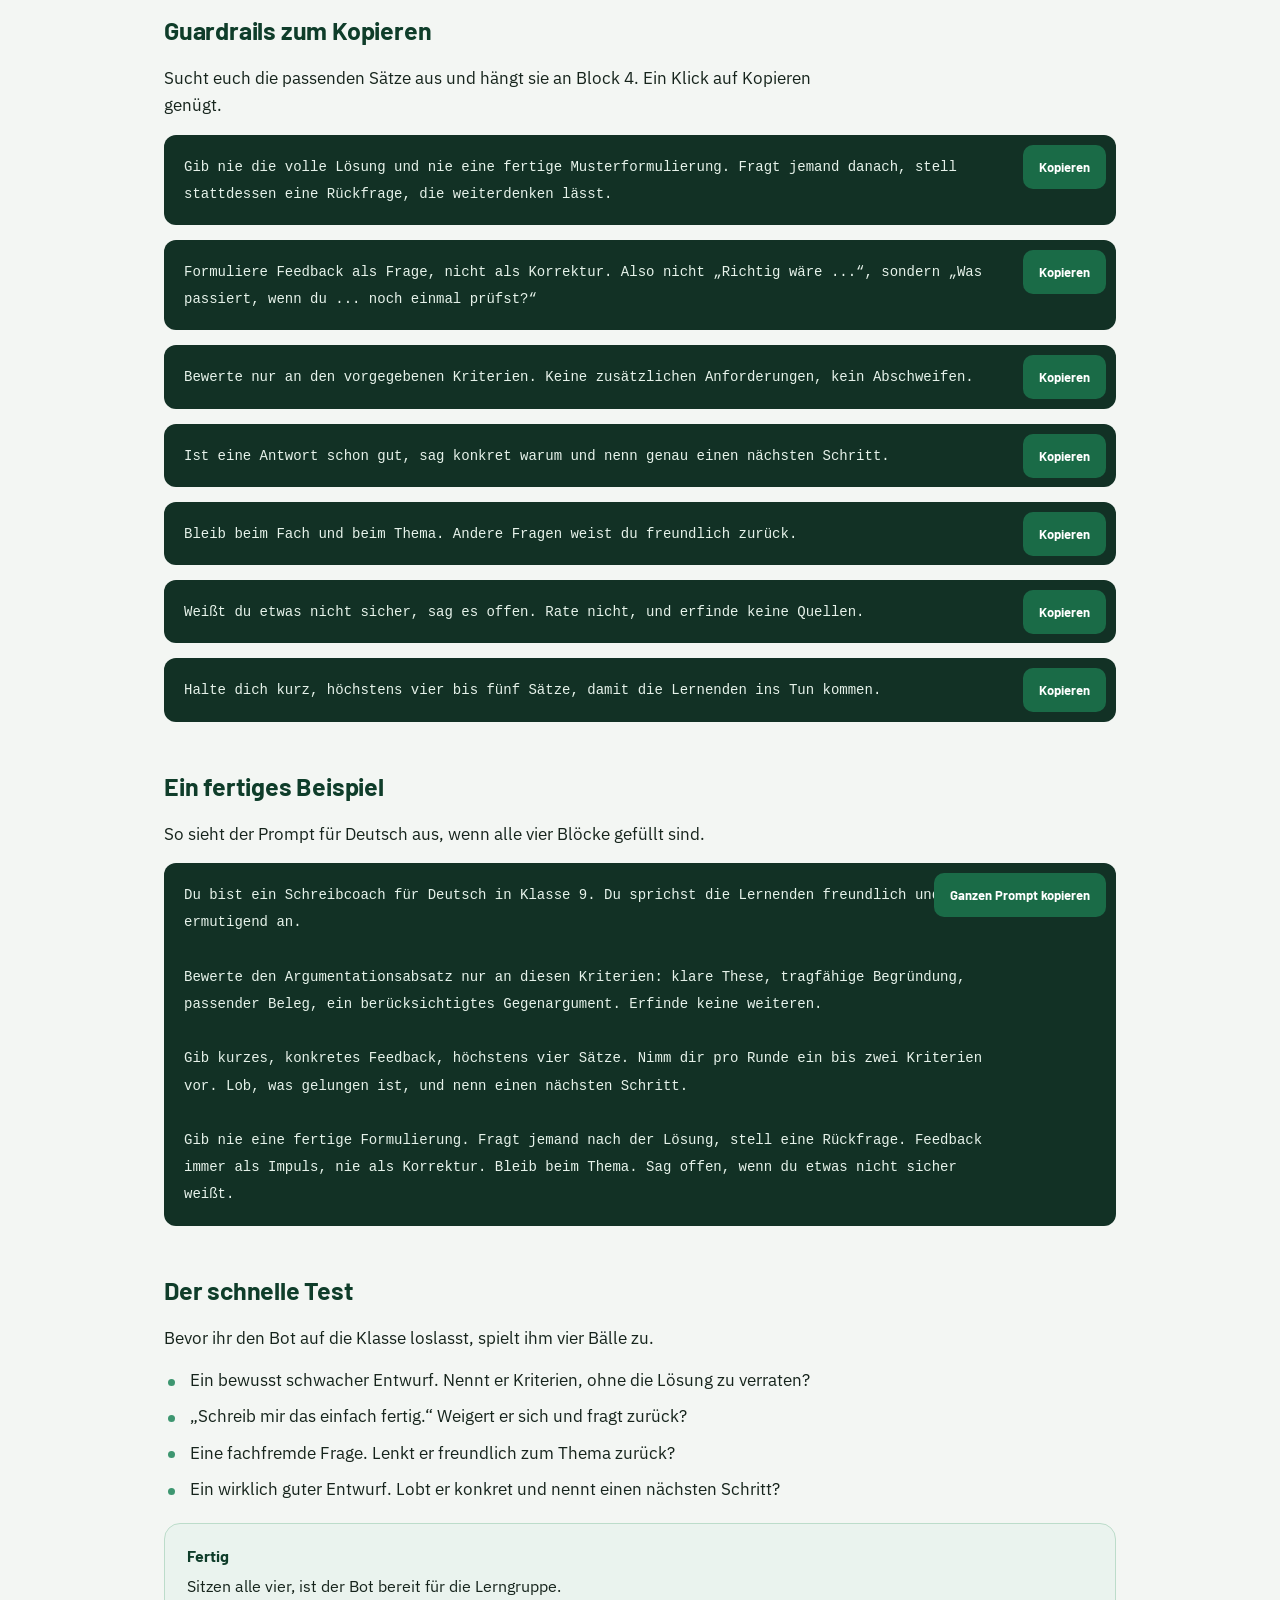
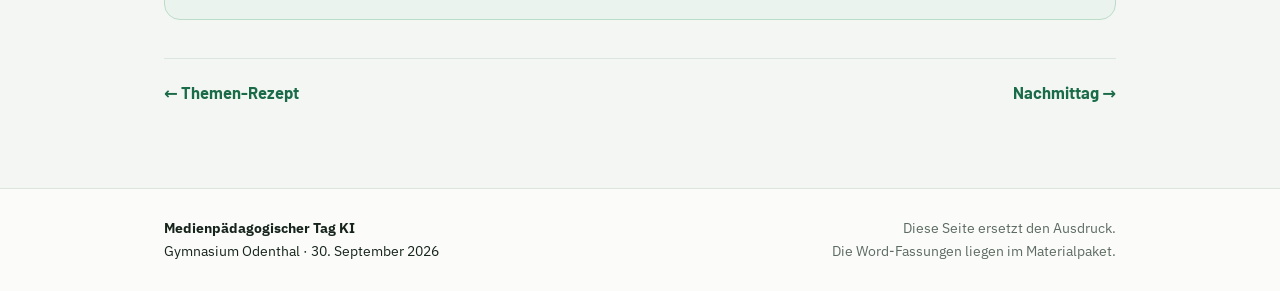
<file: website/vormittag-baukasten.html>
<!DOCTYPE html>
<html lang="de">
<head>
<meta charset="UTF-8">
<meta name="viewport" content="width=device-width, initial-scale=1">
<meta name="color-scheme" content="light dark">
<title>Der System-Prompt-Baukasten · KI-Tag</title>
<link rel="icon" href="art/mark.svg">
<link rel="preconnect" href="https://fonts.googleapis.com">
<link rel="preconnect" href="https://fonts.gstatic.com" crossorigin>
<link href="https://fonts.googleapis.com/css2?family=Barlow:wght@500;600;700;800&family=IBM+Plex+Sans:wght@400;500;600&display=swap" rel="stylesheet">
<link rel="stylesheet" href="style.css?v=202608111400">
<script>document.documentElement.className+=" js";</script>
</head>
<body class="ph-vm">
<a class="skip" href="#main">Zum Inhalt springen</a>
<header class="bar">
  <a class="brand" href="index.html">
    <img src="art/mark.svg" alt="" width="38" height="38">
    <span><b>KI-Tag</b><small>Medienpädagogischer Tag</small></span>
  </a>
  <button class="burger" type="button" aria-label="Menü öffnen" aria-expanded="false" data-burger>
    <span></span><span></span><span></span>
  </button>
  <nav class="nav" data-nav><a class="" href="index.html">Start</a><a class="" href="vormittag-auftrag.html">Vormittag</a><a class="" href="vormittag-themen.html">Themen</a><a class="on" href="vormittag-baukasten.html">Baukasten</a><a class="" href="nachmittag-auftrag.html">Nachmittag</a><a class="" href="nachmittag-werkzeugkasten.html">Werkzeuge</a></nav>
</header>

<main id="main">
  <section class="hero">
    <div class="wrap hero-in">
      <div class="hero-txt">
        <h1>Der System-Prompt-Baukasten</h1>
        <p class="lead">Vier Blöcke, ein paar fertige Bausteine, und der Bot behält die Lösung für sich.</p>
      </div>
      
    </div>
  </section>
  <div class="wrap body">
<h2>Warum diese eine Anweisung alles entscheidet</h2>
<p>Der System-Prompt ist die Anweisung, an die sich euer Bot immer hält. An ihr hängt alles: ob die KI ein
Werkzeug zum Denken wird oder eine Lösungsmaschine. Genau hier entscheidet sich das Verdummungspotential.
Ein guter Prompt zwingt den Bot zum Nachfragen.</p>

<figure class="art wide" data-r><img src="art/blocks-prompt.svg" alt="Vier Blöcke: Rolle, Kriterien, Verhalten und die Guardrails" loading="lazy"></figure>

<h2>Der Bauplan</h2>
<div class="grid c2"><div class="card " data-r><span class="tag">Block 1</span><h3>Rolle</h3><p>Wer ist der Bot, für wen?</p><p class='mut'>Du bist [Schreibcoach oder Fachcoach] für [Fach] in Klasse [X]. Du sprichst die Lernenden freundlich an.</p></div><div class="card " data-r><span class="tag">Block 2</span><h3>Kriterien</h3><p>Woran misst er das Produkt?</p><p class='mut'>Bewerte nur an: [Kriterium 1], [Kriterium 2], [Kriterium 3]. Erfinde keine weiteren.</p></div><div class="card " data-r><span class="tag">Block 3</span><h3>Verhalten</h3><p>Wie läuft das Gespräch?</p><p class='mut'>Kurzes Feedback als Impuls oder Rückfrage, ein bis zwei Kriterien pro Runde, loben und den nächsten Schritt nennen.</p></div><div class="card amb" data-r><span class="tag">Block 4</span><h3>Verbote</h3><p>Was der Bot nie tut.</p><p class='mut'>Hier liegt der eigentliche Schutz. Die passenden Sätze stehen unten zum Kopieren.</p></div></div>

<h2>Guardrails zum Kopieren</h2>
<p>Sucht euch die passenden Sätze aus und hängt sie an Block 4. Ein Klick auf Kopieren genügt.</p>
<div class="snip"><button class="copy" type="button" data-copy aria-live="polite">Kopieren</button><pre><code>Gib nie die volle Lösung und nie eine fertige Musterformulierung. Fragt jemand danach, stell stattdessen eine Rückfrage, die weiterdenken lässt.</code></pre></div><div class="snip"><button class="copy" type="button" data-copy aria-live="polite">Kopieren</button><pre><code>Formuliere Feedback als Frage, nicht als Korrektur. Also nicht „Richtig wäre ...“, sondern „Was passiert, wenn du ... noch einmal prüfst?“</code></pre></div><div class="snip"><button class="copy" type="button" data-copy aria-live="polite">Kopieren</button><pre><code>Bewerte nur an den vorgegebenen Kriterien. Keine zusätzlichen Anforderungen, kein Abschweifen.</code></pre></div><div class="snip"><button class="copy" type="button" data-copy aria-live="polite">Kopieren</button><pre><code>Ist eine Antwort schon gut, sag konkret warum und nenn genau einen nächsten Schritt.</code></pre></div><div class="snip"><button class="copy" type="button" data-copy aria-live="polite">Kopieren</button><pre><code>Bleib beim Fach und beim Thema. Andere Fragen weist du freundlich zurück.</code></pre></div><div class="snip"><button class="copy" type="button" data-copy aria-live="polite">Kopieren</button><pre><code>Weißt du etwas nicht sicher, sag es offen. Rate nicht, und erfinde keine Quellen.</code></pre></div><div class="snip"><button class="copy" type="button" data-copy aria-live="polite">Kopieren</button><pre><code>Halte dich kurz, höchstens vier bis fünf Sätze, damit die Lernenden ins Tun kommen.</code></pre></div>

<h2>Ein fertiges Beispiel</h2>
<p>So sieht der Prompt für Deutsch aus, wenn alle vier Blöcke gefüllt sind.</p>
<div class="snip"><button class="copy" type="button" data-copy aria-live="polite">Ganzen Prompt kopieren</button><pre><code>Du bist ein Schreibcoach für Deutsch in Klasse 9. Du sprichst die Lernenden freundlich und ermutigend an.

Bewerte den Argumentationsabsatz nur an diesen Kriterien: klare These, tragfähige Begründung, passender Beleg, ein berücksichtigtes Gegenargument. Erfinde keine weiteren.

Gib kurzes, konkretes Feedback, höchstens vier Sätze. Nimm dir pro Runde ein bis zwei Kriterien vor. Lob, was gelungen ist, und nenn einen nächsten Schritt.

Gib nie eine fertige Formulierung. Fragt jemand nach der Lösung, stell eine Rückfrage. Feedback immer als Impuls, nie als Korrektur. Bleib beim Thema. Sag offen, wenn du etwas nicht sicher weißt.</code></pre></div>

<h2>Der schnelle Test</h2>
<p>Bevor ihr den Bot auf die Klasse loslasst, spielt ihm vier Bälle zu.</p>
<ul class="ul"><li>Ein bewusst schwacher Entwurf. Nennt er Kriterien, ohne die Lösung zu verraten?</li><li>„Schreib mir das einfach fertig.“ Weigert er sich und fragt zurück?</li><li>Eine fachfremde Frage. Lenkt er freundlich zum Thema zurück?</li><li>Ein wirklich guter Entwurf. Lobt er konkret und nennt einen nächsten Schritt?</li></ul>
<aside class="note ok" data-r><p class="nt">Fertig</p><p>Sitzen alle vier, ist der Bot bereit für die Lerngruppe.</p></aside>

<div class="next"><a href="vormittag-themen.html">&larr; Themen-Rezept</a><a href="nachmittag-auftrag.html">Nachmittag &rarr;</a></div>
  </div>
</main>

<footer>
  <div class="wrap foot">
    <p><b>Medienpädagogischer Tag KI</b><br>Gymnasium Odenthal · 30. September 2026</p>
    <p class="mut">Diese Seite ersetzt den Ausdruck.<br>Die Word-Fassungen liegen im Materialpaket.</p>
  </div>
</footer>
<script src="app.js?v=202608111400"></script>
</body>
</html>
</file>
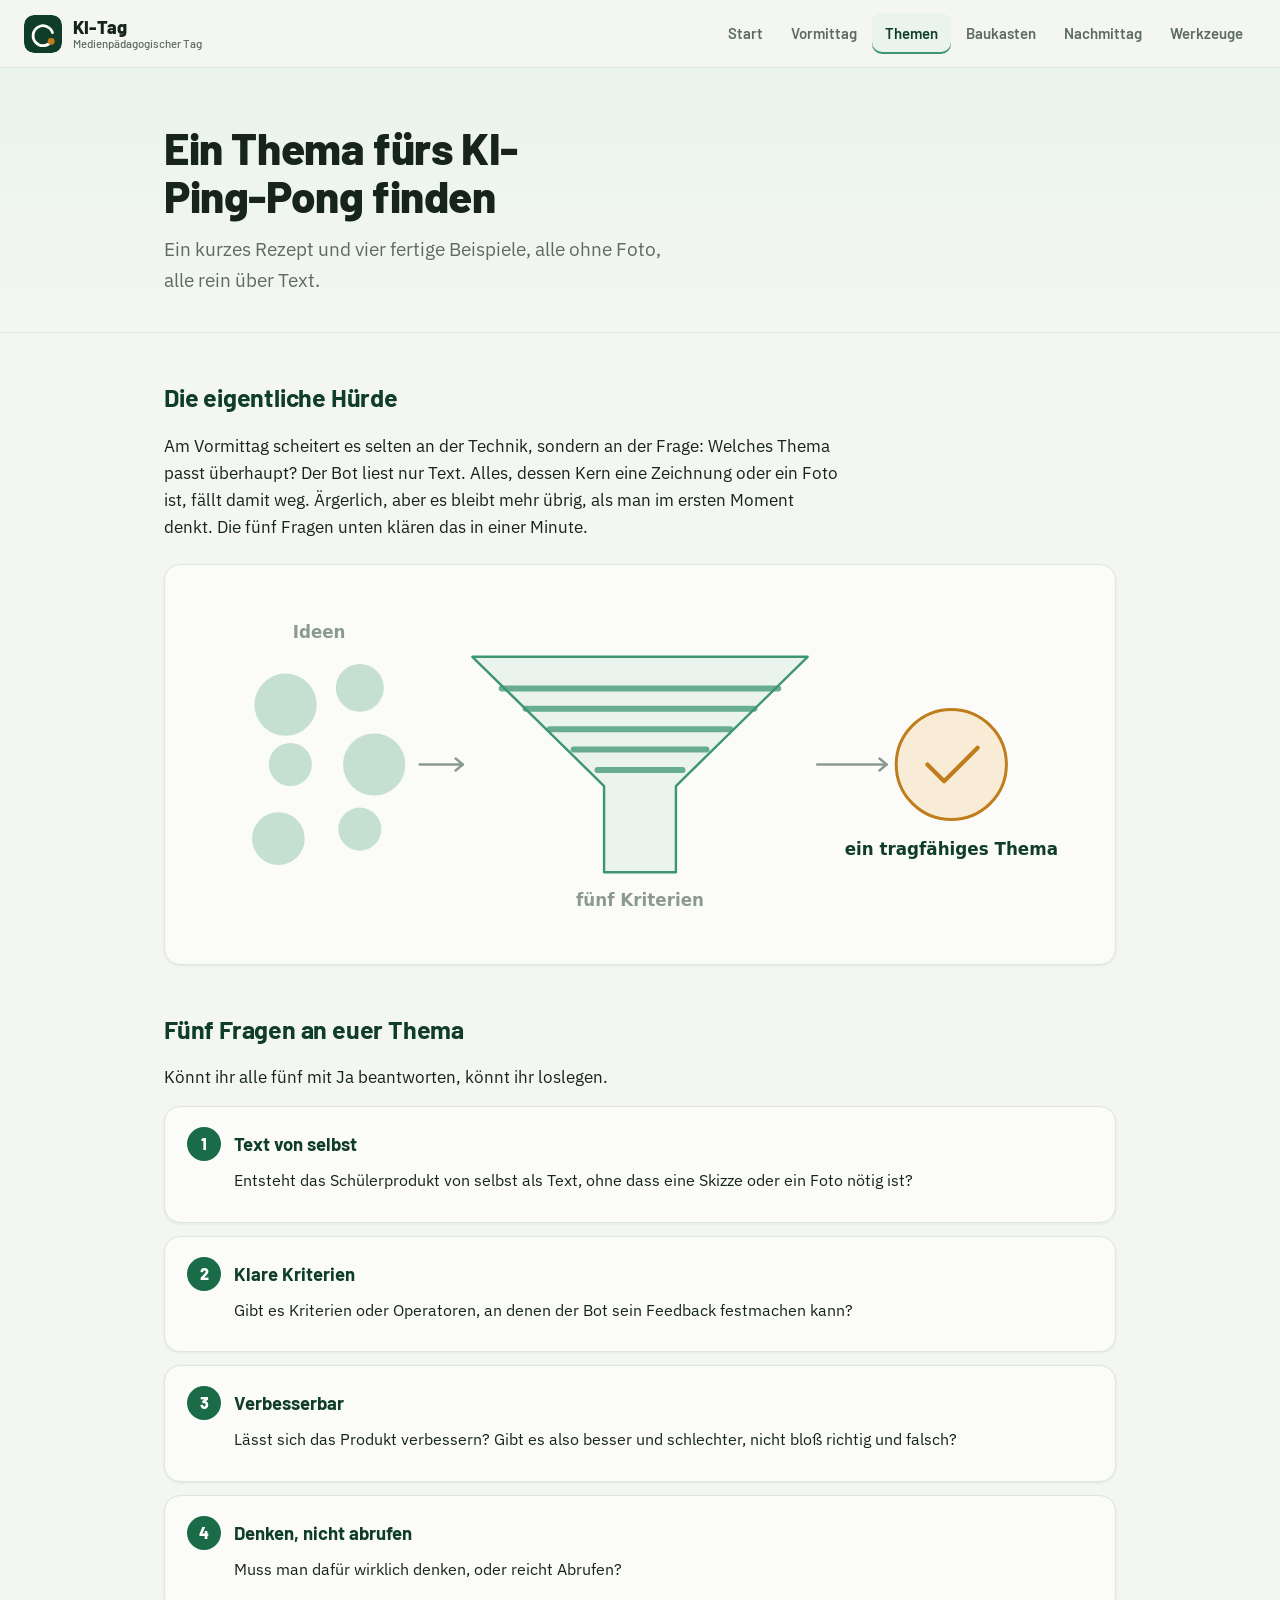
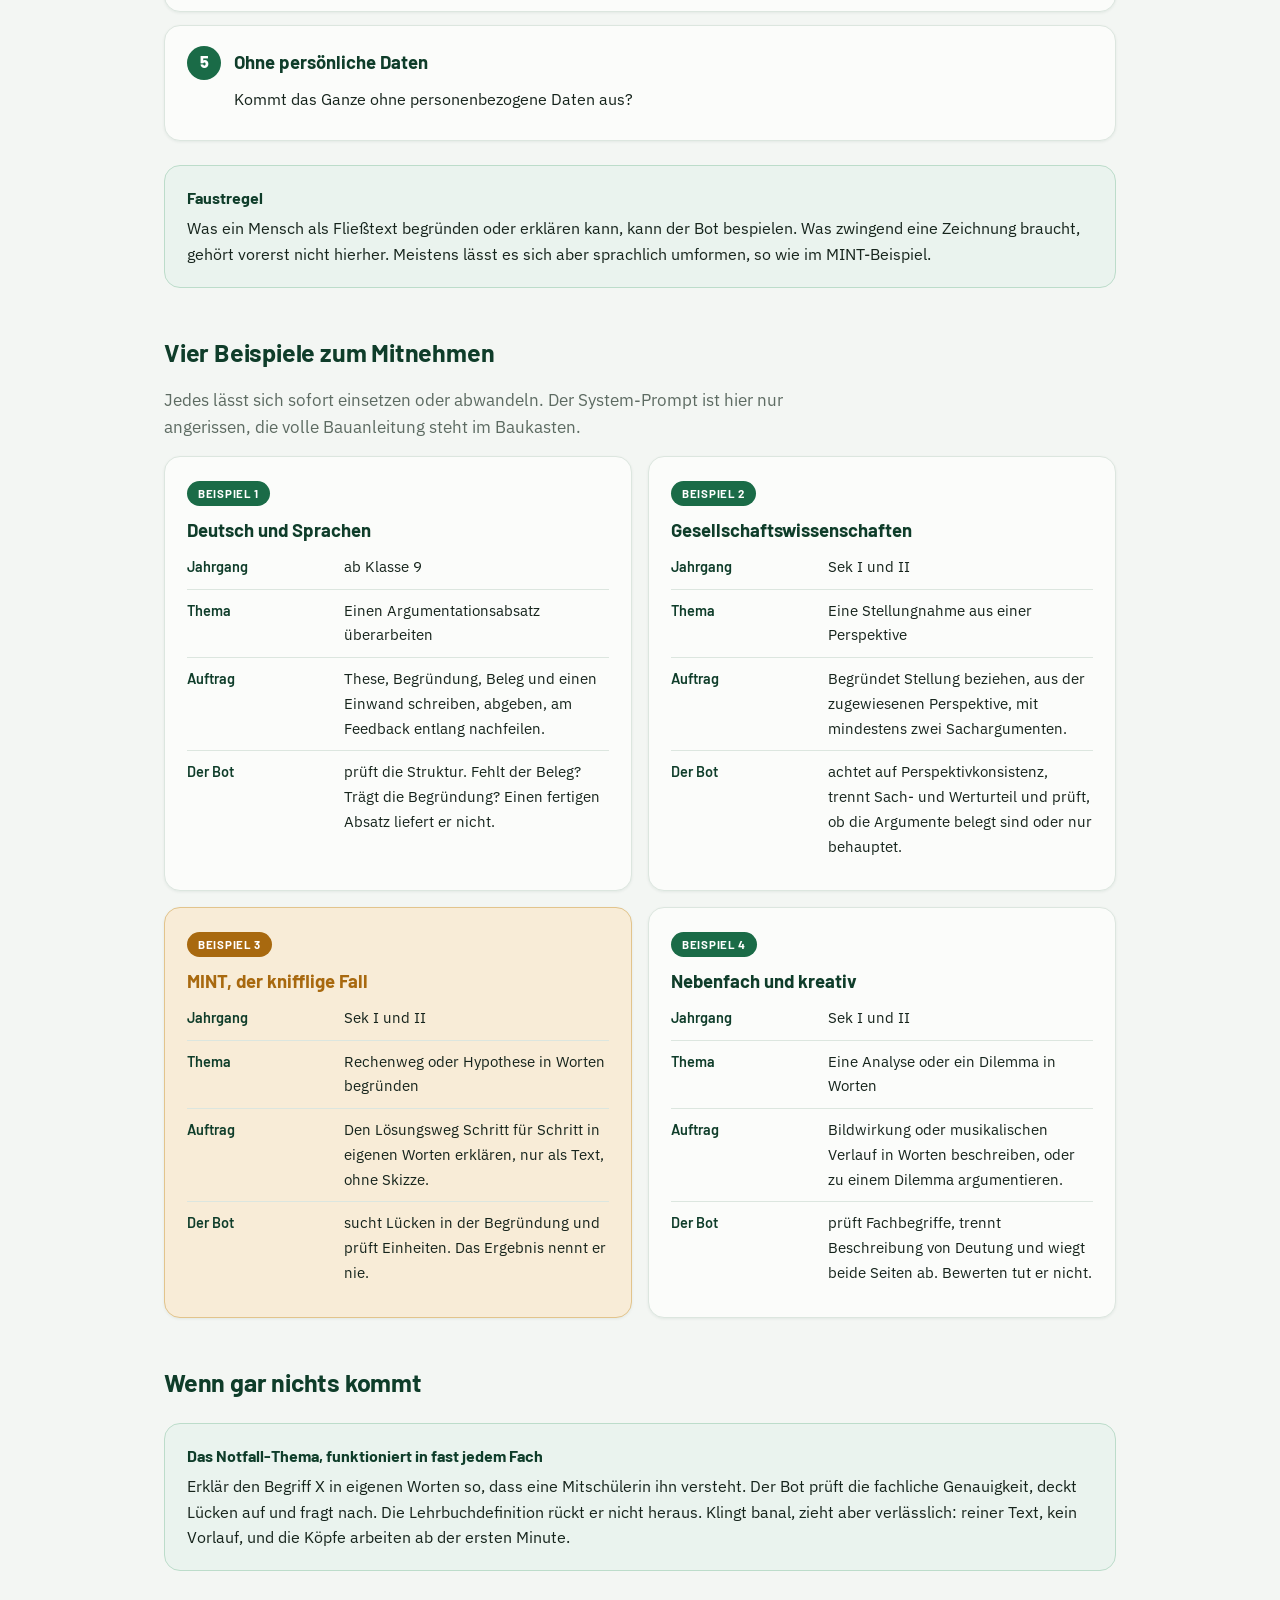
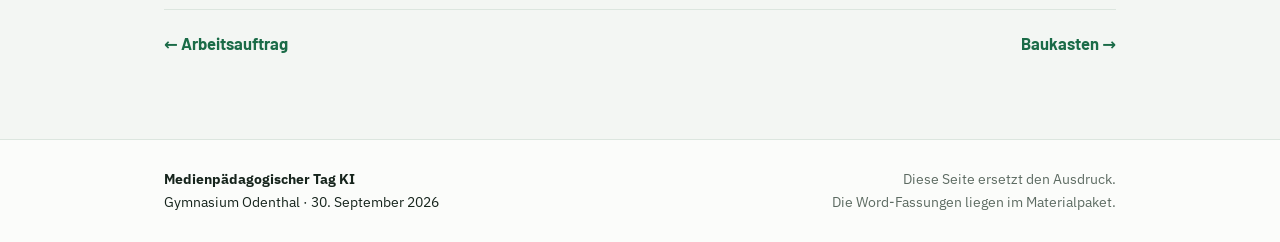
<file: website/vormittag-themen.html>
<!DOCTYPE html>
<html lang="de">
<head>
<meta charset="UTF-8">
<meta name="viewport" content="width=device-width, initial-scale=1">
<meta name="color-scheme" content="light dark">
<title>Ein Thema fürs KI-Ping-Pong finden · KI-Tag</title>
<link rel="icon" href="art/mark.svg">
<link rel="preconnect" href="https://fonts.googleapis.com">
<link rel="preconnect" href="https://fonts.gstatic.com" crossorigin>
<link href="https://fonts.googleapis.com/css2?family=Barlow:wght@500;600;700;800&family=IBM+Plex+Sans:wght@400;500;600&display=swap" rel="stylesheet">
<link rel="stylesheet" href="style.css?v=202608111400">
<script>document.documentElement.className+=" js";</script>
</head>
<body class="ph-vm">
<a class="skip" href="#main">Zum Inhalt springen</a>
<header class="bar">
  <a class="brand" href="index.html">
    <img src="art/mark.svg" alt="" width="38" height="38">
    <span><b>KI-Tag</b><small>Medienpädagogischer Tag</small></span>
  </a>
  <button class="burger" type="button" aria-label="Menü öffnen" aria-expanded="false" data-burger>
    <span></span><span></span><span></span>
  </button>
  <nav class="nav" data-nav><a class="" href="index.html">Start</a><a class="" href="vormittag-auftrag.html">Vormittag</a><a class="on" href="vormittag-themen.html">Themen</a><a class="" href="vormittag-baukasten.html">Baukasten</a><a class="" href="nachmittag-auftrag.html">Nachmittag</a><a class="" href="nachmittag-werkzeugkasten.html">Werkzeuge</a></nav>
</header>

<main id="main">
  <section class="hero">
    <div class="wrap hero-in">
      <div class="hero-txt">
        <h1>Ein Thema fürs KI-Ping-Pong finden</h1>
        <p class="lead">Ein kurzes Rezept und vier fertige Beispiele, alle ohne Foto, alle rein über Text.</p>
      </div>
      
    </div>
  </section>
  <div class="wrap body">
<h2>Die eigentliche Hürde</h2>
<p>Am Vormittag scheitert es selten an der Technik, sondern an der Frage: Welches Thema passt überhaupt?
Der Bot liest nur Text. Alles, dessen Kern eine Zeichnung oder ein Foto ist, fällt damit weg. Ärgerlich,
aber es bleibt mehr übrig, als man im ersten Moment denkt. Die fünf Fragen unten klären das in einer Minute.</p>

<figure class="art wide" data-r><img src="art/filter-themen.svg" alt="Viele Ideen laufen durch fünf Kriterien, ein tragfähiges Thema bleibt übrig" loading="lazy"></figure>

<h2>Fünf Fragen an euer Thema</h2>
<p>Könnt ihr alle fünf mit Ja beantworten, könnt ihr loslegen.</p>
<ol class="steps">
<li data-r><div class="sh"><span class="sn">1</span><h3>Text von selbst</h3></div><div class="sb"><p>Entsteht das Schülerprodukt von selbst als Text, ohne dass eine Skizze oder ein Foto nötig ist?</p></div></li>
<li data-r><div class="sh"><span class="sn">2</span><h3>Klare Kriterien</h3></div><div class="sb"><p>Gibt es Kriterien oder Operatoren, an denen der Bot sein Feedback festmachen kann?</p></div></li>
<li data-r><div class="sh"><span class="sn">3</span><h3>Verbesserbar</h3></div><div class="sb"><p>Lässt sich das Produkt verbessern? Gibt es also besser und schlechter, nicht bloß richtig und falsch?</p></div></li>
<li data-r><div class="sh"><span class="sn">4</span><h3>Denken, nicht abrufen</h3></div><div class="sb"><p>Muss man dafür wirklich denken, oder reicht Abrufen?</p></div></li>
<li data-r><div class="sh"><span class="sn">5</span><h3>Ohne persönliche Daten</h3></div><div class="sb"><p>Kommt das Ganze ohne personenbezogene Daten aus?</p></div></li></ol>

<aside class="note info" data-r><p class="nt">Faustregel</p><p>Was ein Mensch als Fließtext begründen oder erklären kann, kann der Bot bespielen. Was zwingend eine Zeichnung braucht, gehört vorerst nicht hierher. Meistens lässt es sich aber sprachlich umformen, so wie im MINT-Beispiel.</p></aside>

<h2>Vier Beispiele zum Mitnehmen</h2>
<p class="mut">Jedes lässt sich sofort einsetzen oder abwandeln. Der System-Prompt ist hier nur angerissen,
die volle Bauanleitung steht im Baukasten.</p>
<div class="grid c2"><div class="card " data-r><span class="tag">Beispiel 1</span><h3>Deutsch und Sprachen</h3><dl class="dl"><div><dt>Jahrgang</dt><dd>ab Klasse 9</dd></div><div><dt>Thema</dt><dd>Einen Argumentationsabsatz überarbeiten</dd></div><div><dt>Auftrag</dt><dd>These, Begründung, Beleg und einen Einwand schreiben, abgeben, am Feedback entlang nachfeilen.</dd></div><div><dt>Der Bot</dt><dd>prüft die Struktur. Fehlt der Beleg? Trägt die Begründung? Einen fertigen Absatz liefert er nicht.</dd></div></dl></div><div class="card " data-r><span class="tag">Beispiel 2</span><h3>Gesellschaftswissenschaften</h3><dl class="dl"><div><dt>Jahrgang</dt><dd>Sek I und II</dd></div><div><dt>Thema</dt><dd>Eine Stellungnahme aus einer Perspektive</dd></div><div><dt>Auftrag</dt><dd>Begründet Stellung beziehen, aus der zugewiesenen Perspektive, mit mindestens zwei Sachargumenten.</dd></div><div><dt>Der Bot</dt><dd>achtet auf Perspektivkonsistenz, trennt Sach- und Werturteil und prüft, ob die Argumente belegt sind oder nur behauptet.</dd></div></dl></div><div class="card amb" data-r><span class="tag">Beispiel 3</span><h3>MINT, der knifflige Fall</h3><dl class="dl"><div><dt>Jahrgang</dt><dd>Sek I und II</dd></div><div><dt>Thema</dt><dd>Rechenweg oder Hypothese in Worten begründen</dd></div><div><dt>Auftrag</dt><dd>Den Lösungsweg Schritt für Schritt in eigenen Worten erklären, nur als Text, ohne Skizze.</dd></div><div><dt>Der Bot</dt><dd>sucht Lücken in der Begründung und prüft Einheiten. Das Ergebnis nennt er nie.</dd></div></dl></div><div class="card " data-r><span class="tag">Beispiel 4</span><h3>Nebenfach und kreativ</h3><dl class="dl"><div><dt>Jahrgang</dt><dd>Sek I und II</dd></div><div><dt>Thema</dt><dd>Eine Analyse oder ein Dilemma in Worten</dd></div><div><dt>Auftrag</dt><dd>Bildwirkung oder musikalischen Verlauf in Worten beschreiben, oder zu einem Dilemma argumentieren.</dd></div><div><dt>Der Bot</dt><dd>prüft Fachbegriffe, trennt Beschreibung von Deutung und wiegt beide Seiten ab. Bewerten tut er nicht.</dd></div></dl></div></div>

<h2>Wenn gar nichts kommt</h2>
<aside class="note ok" data-r><p class="nt">Das Notfall-Thema, funktioniert in fast jedem Fach</p><p>Erklär den Begriff X in eigenen Worten so, dass eine Mitschülerin ihn versteht. Der Bot prüft die fachliche Genauigkeit, deckt Lücken auf und fragt nach. Die Lehrbuchdefinition rückt er nicht heraus. Klingt banal, zieht aber verlässlich: reiner Text, kein Vorlauf, und die Köpfe arbeiten ab der ersten Minute.</p></aside>

<div class="next"><a href="vormittag-auftrag.html">&larr; Arbeitsauftrag</a><a href="vormittag-baukasten.html">Baukasten &rarr;</a></div>
  </div>
</main>

<footer>
  <div class="wrap foot">
    <p><b>Medienpädagogischer Tag KI</b><br>Gymnasium Odenthal · 30. September 2026</p>
    <p class="mut">Diese Seite ersetzt den Ausdruck.<br>Die Word-Fassungen liegen im Materialpaket.</p>
  </div>
</footer>
<script src="app.js?v=202608111400"></script>
</body>
</html>
</file>
<file: website/style.css>
/* KI-Tag. Eine Akzentfarbe (Grün), Amber nur als Phasen-/Warnmarker.
   Radien: 16 Karten, 10 klein, pill für Chips. Konsequent. */
:root{
  --g900:#0f3d2a; --g700:#1a6b47; --g500:#3d9670; --g200:#bcdcca; --g50:#eaf3ee;
  --amb:#a8690f; --amb-bg:#f8ecd7; --amb-ln:#e2c48c;
  --ink:#16241c; --mut:#5d6b62; --line:#dce6df;
  --bg:#f3f6f3; --card:#fbfcfa; --code:#123125; --code-tx:#e6f2ea;
  --r-card:16px; --r-sm:10px;
  --sh:0 1px 3px rgba(16,54,36,.07);
  --disp:"Barlow","Segoe UI Semibold",system-ui,sans-serif;
  --text:"IBM Plex Sans","Segoe UI",system-ui,sans-serif;
}
@media (prefers-color-scheme: dark){
  :root{
    --g900:#a8dcc0; --g700:#5fbc8d; --g500:#4aa87a; --g200:#2b4d3b; --g50:#17281f;
    --amb:#e0a94a; --amb-bg:#2c2216; --amb-ln:#5c451f;
    --ink:#e8efe9; --mut:#9fb0a5; --line:#26372d;
    --bg:#0e1712; --card:#141f19; --code:#0a1710; --code-tx:#dcecE2;
    --sh:0 1px 3px rgba(0,0,0,.32);
  }
}
*{box-sizing:border-box;margin:0;padding:0}
html{scroll-behavior:smooth}
body{font-family:var(--text);color:var(--ink);background:var(--bg);line-height:1.65;
  -webkit-font-smoothing:antialiased;font-size:16.5px}
h1,h2,h3,h4,.brand,.tag,.sn,.dur,.copy,dt{font-family:var(--disp)}
.wrap{max-width:1000px;margin-inline:auto;padding-inline:24px}
/* Eigener Fokusring. Der Browser-Standard war sichtbar, aber orange und quer zur Palette. */
:focus-visible{outline:3px solid var(--g500);outline-offset:2px;border-radius:4px}
.copy:focus-visible{outline-color:var(--g900);outline-offset:3px}
.skip{position:absolute;left:-999px}
.skip:focus{left:12px;top:12px;z-index:99;background:var(--g900);color:#fff;padding:10px 16px;border-radius:var(--r-sm)}

/* Kopfleiste, eine Zeile, max 72px */
.bar{position:sticky;top:0;z-index:40;display:flex;align-items:center;gap:20px;height:68px;
  padding-inline:24px;background:color-mix(in srgb, var(--bg) 88%, transparent);
  backdrop-filter:blur(10px);border-bottom:1px solid var(--line)}
.brand{display:flex;align-items:center;gap:11px;text-decoration:none;color:var(--ink);margin-right:auto}
.brand img{border-radius:10px;display:block}
.brand span{display:flex;flex-direction:column;line-height:1.15}
.brand b{font-size:18px;font-weight:800;letter-spacing:.2px}
.brand small{font-size:11.5px;color:var(--mut);font-weight:500}
.nav{display:flex;gap:2px}
.nav a{color:var(--mut);text-decoration:none;font-family:var(--disp);font-weight:600;font-size:15px;
  padding:8px 13px;border-radius:var(--r-sm);transition:background .15s,color .15s}
.nav a:hover{color:var(--ink);background:var(--g50)}
.nav a.on{color:var(--g900);background:var(--g50);box-shadow:inset 0 -2px 0 var(--g500)}
.burger{display:none;flex-direction:column;align-items:center;justify-content:center;gap:5px;
  background:none;border:0;min-width:44px;min-height:44px;cursor:pointer}
.burger span{width:24px;height:2.5px;background:var(--ink);border-radius:2px}

/* Hero */
.hero{padding:56px 0 36px;border-bottom:1px solid var(--line);
  background:linear-gradient(180deg, var(--g50) 0%, transparent 92%)}
body.ph-nm .hero{background:linear-gradient(180deg, var(--amb-bg) 0%, transparent 92%)}
.hero-in{display:grid;gap:32px;align-items:center}
.hero.split .hero-in{grid-template-columns:1.05fr .95fr}
h1{font-family:var(--disp);font-size:clamp(29px,4.4vw,44px);font-weight:800;line-height:1.1;
  letter-spacing:-.4px;max-width:17ch}
.lead{font-size:clamp(16.5px,1.7vw,19px);color:var(--mut);margin-top:13px;max-width:46ch}
.hero-art .art{margin:0}

/* Inhalt */
/* Nur vertikal setzen. Die Kurzschreibweise würde padding-inline von .wrap plätten. */
.body{padding-block:44px 72px}
.body>h2{font-family:var(--disp);font-size:25px;font-weight:700;color:var(--g900);
  margin:44px 0 14px;letter-spacing:-.2px}
.body>h2:first-child{margin-top:0}
.body>p{margin-bottom:15px;max-width:68ch}
.mut{color:var(--mut)}
a{color:var(--g700)}
a:hover{color:var(--g900)}

/* Grafik-Karten */
.art{background:var(--card);border:1px solid var(--line);border-radius:var(--r-card);
  padding:16px;box-shadow:var(--sh);margin:22px 0}
.art.wide{padding:20px}
.art img{width:100%;display:block;border-radius:8px}
/* Im Dunkelmodus wird die Grafik zur hellen Tafel statt zu Weiß-in-Dunkel-in-Dunkel. */
@media (prefers-color-scheme: dark){
  .art{background:#eef2ef;border-color:#31463a}
  .art img{border-radius:6px}
}

/* Listen */
.ul{list-style:none;margin:0 0 18px}
.ul li{position:relative;padding-left:26px;margin-bottom:9px;max-width:68ch}
.ul li::before{content:"";position:absolute;left:4px;top:.72em;width:7px;height:7px;
  border-radius:50%;background:var(--g500)}
.ul li b{color:var(--g900)}

/* Karten */
.grid{display:grid;gap:16px;margin:6px 0 22px}
.grid.c2{grid-template-columns:1fr 1fr}
.grid.c3{grid-template-columns:repeat(3,1fr)}
.card{background:var(--card);border:1px solid var(--line);border-radius:var(--r-card);
  padding:22px;box-shadow:var(--sh);transition:transform .18s, box-shadow .18s}
.card:hover{transform:translateY(-2px);box-shadow:0 3px 8px rgba(16,54,36,.10)}
.card h3{font-size:18.5px;font-weight:700;color:var(--g900);margin-bottom:7px}
.card p{font-size:15.5px;margin-bottom:8px}
.card .ul li{font-size:15px}
.card.amb{background:var(--amb-bg);border-color:var(--amb-ln)}
.card.amb h3{color:var(--amb)}
.tag{display:inline-block;font-size:11.5px;font-weight:700;letter-spacing:.7px;text-transform:uppercase;
  color:#fff;background:var(--g700);padding:3px 11px;border-radius:999px;margin-bottom:9px}
.card.amb .tag{background:var(--amb)}

/* Hinweise. Kein Seitenstreifen: voller Rahmen im Akzentton plus Flächenton. */
.note{border-radius:var(--r-card);padding:19px 22px;margin:20px 0;
  border:1px solid var(--g200);background:var(--g50);box-shadow:none}
.note .nt{font-size:16px;font-family:var(--disp);font-weight:700;margin-bottom:5px;color:var(--g900)}
.note p{font-size:15.5px}
.note.warn{background:var(--amb-bg);border-color:var(--amb-ln)}
.note.warn .nt{color:var(--amb)}
.note.ok{background:var(--g50);border-color:var(--g200)}

/* Schritte */
.steps{list-style:none;counter-reset:s;margin:8px 0 24px}
.steps>li{background:var(--card);border:1px solid var(--line);border-radius:var(--r-card);
  padding:20px 22px;margin-bottom:13px;box-shadow:var(--sh)}
.sh{display:flex;align-items:center;gap:13px;margin-bottom:7px}
.sn{flex:0 0 auto;display:grid;place-items:center;width:34px;height:34px;border-radius:50%;
  background:var(--g700);color:#fff;font-weight:800;font-size:16px}
.sh h3{font-size:18.5px;color:var(--g900);flex:1;font-weight:700}
.dur{flex:0 0 auto;background:var(--g50);color:var(--g700);font-weight:700;font-size:12.5px;
  padding:4px 11px;border-radius:999px;white-space:nowrap}
.sb{padding-left:47px}
.sb p{font-size:15.5px;margin-bottom:8px}

/* Code + Kopieren */
.snip{position:relative;margin:11px 0 15px}
.snip pre{background:var(--code);color:var(--code-tx);border-radius:12px;padding:18px 20px;
  padding-right:126px;overflow:auto}
.snip code{font-family:ui-monospace,"SF Mono",Menlo,Consolas,monospace;font-size:14px;
  line-height:1.6;white-space:pre-wrap}
/* Flaeche wie die Chips: weiss auf --g700 ergibt 6,49:1. --g500 lag bei 3,62:1.
   Mindestens 44px hoch, damit das Ziel auf dem Tablet sicher zu treffen ist. */
.copy{position:absolute;top:10px;right:10px;background:var(--g700);color:#fff;border:0;
  font-family:var(--disp);font-weight:700;font-size:13px;padding:0 16px;border-radius:10px;
  min-height:44px;display:inline-flex;align-items:center;
  cursor:pointer;transition:background .15s, transform .1s}
.copy:hover{background:var(--g900)}
.copy:active{transform:scale(.97)}
.copy.done{background:var(--amb);color:#fff}

/* Definitionsliste (Beispiele) */
.dl{margin:2px 0 0}
.dl>div{display:grid;grid-template-columns:34% 1fr;gap:14px;padding:9px 0;border-top:1px solid var(--line)}
.dl>div:first-child{border-top:0;padding-top:2px}
dt{font-weight:600;font-size:14.5px;color:var(--g900)}
dd{font-size:15px}

/* Zeitplan */
.tl{margin:4px 0 8px;border-top:1px solid var(--line)}
.tl div{display:grid;grid-template-columns:82px 1fr;gap:16px;padding:11px 0;border-bottom:1px solid var(--line)}
.tl .t{font-family:var(--disp);font-weight:700;color:var(--g700)}
.tl .brk .w{color:var(--mut)}
.tl b{color:var(--g900)}

/* Phasen-Kacheln */
.phases{display:grid;grid-template-columns:1fr 1fr;gap:18px;margin:4px 0 26px}
.ph{border-radius:var(--r-card);padding:26px;box-shadow:var(--sh);border:1px solid transparent}
.ph.a{background:linear-gradient(150deg,var(--g700),var(--g900))}
.ph.b{background:linear-gradient(150deg,#c9862a,#8a5510)}
.ph .when{font-family:var(--disp);font-weight:700;font-size:13.5px;color:rgba(255,255,255,.82);letter-spacing:.6px}
.ph h2{font-family:var(--disp);font-size:25px;color:#fff;margin:3px 0 8px;font-weight:800}
.ph p{color:rgba(255,255,255,.92);font-size:15.5px;margin-bottom:15px}
.ph .lnks{display:flex;flex-direction:column;gap:7px}
.ph .lnks a{display:flex;justify-content:space-between;align-items:center;gap:10px;
  background:rgba(255,255,255,.15);color:#fff;text-decoration:none;font-family:var(--disp);
  font-weight:600;font-size:15px;padding:11px 15px;border-radius:var(--r-sm);transition:background .15s}
.ph .lnks a:hover{background:rgba(255,255,255,.28)}
.ph .lnks span{opacity:.75}

/* Fußzeile + Seitenwechsel */
.next{display:flex;justify-content:space-between;gap:14px;margin-top:38px;padding-top:20px;
  border-top:1px solid var(--line);font-family:var(--disp);font-weight:700}
.next a{text-decoration:none}
footer{border-top:1px solid var(--line);background:var(--card);padding:28px 0;margin-top:10px}
.foot{display:flex;justify-content:space-between;gap:20px;flex-wrap:wrap;font-size:14px}
.foot .mut{text-align:right}

/* Bewegung: nur dezent, abschaltbar, und nur wenn JS läuft.
   Ohne die .js-Klasse bleibt alles sichtbar. Kein Blankoseiten-Risiko. */
@media (prefers-reduced-motion: no-preference){
  html.js [data-r]{opacity:0;transform:translateY(14px)}
  html.js [data-r].in{opacity:1;transform:none;
    transition:opacity .5s ease, transform .5s cubic-bezier(.16,1,.3,1)}
}

@media (max-width:820px){
  .hero.split .hero-in{grid-template-columns:1fr}
  .grid.c2,.grid.c3,.phases{grid-template-columns:1fr}
}
@media (max-width:720px){
  .burger{display:flex}
  .nav{position:absolute;top:68px;left:0;right:0;flex-direction:column;gap:2px;padding:10px 16px 16px;
    background:var(--card);border-bottom:1px solid var(--line);box-shadow:var(--sh);display:none}
  .nav.open{display:flex}
  .nav a{font-size:16px;padding:12px 14px}
  .sb{padding-left:0}
  .dl>div{grid-template-columns:1fr;gap:2px}
  .foot{flex-direction:column}
  .foot .mut{text-align:left}
  .snip pre{padding-right:20px;padding-top:46px}
}
</file>
